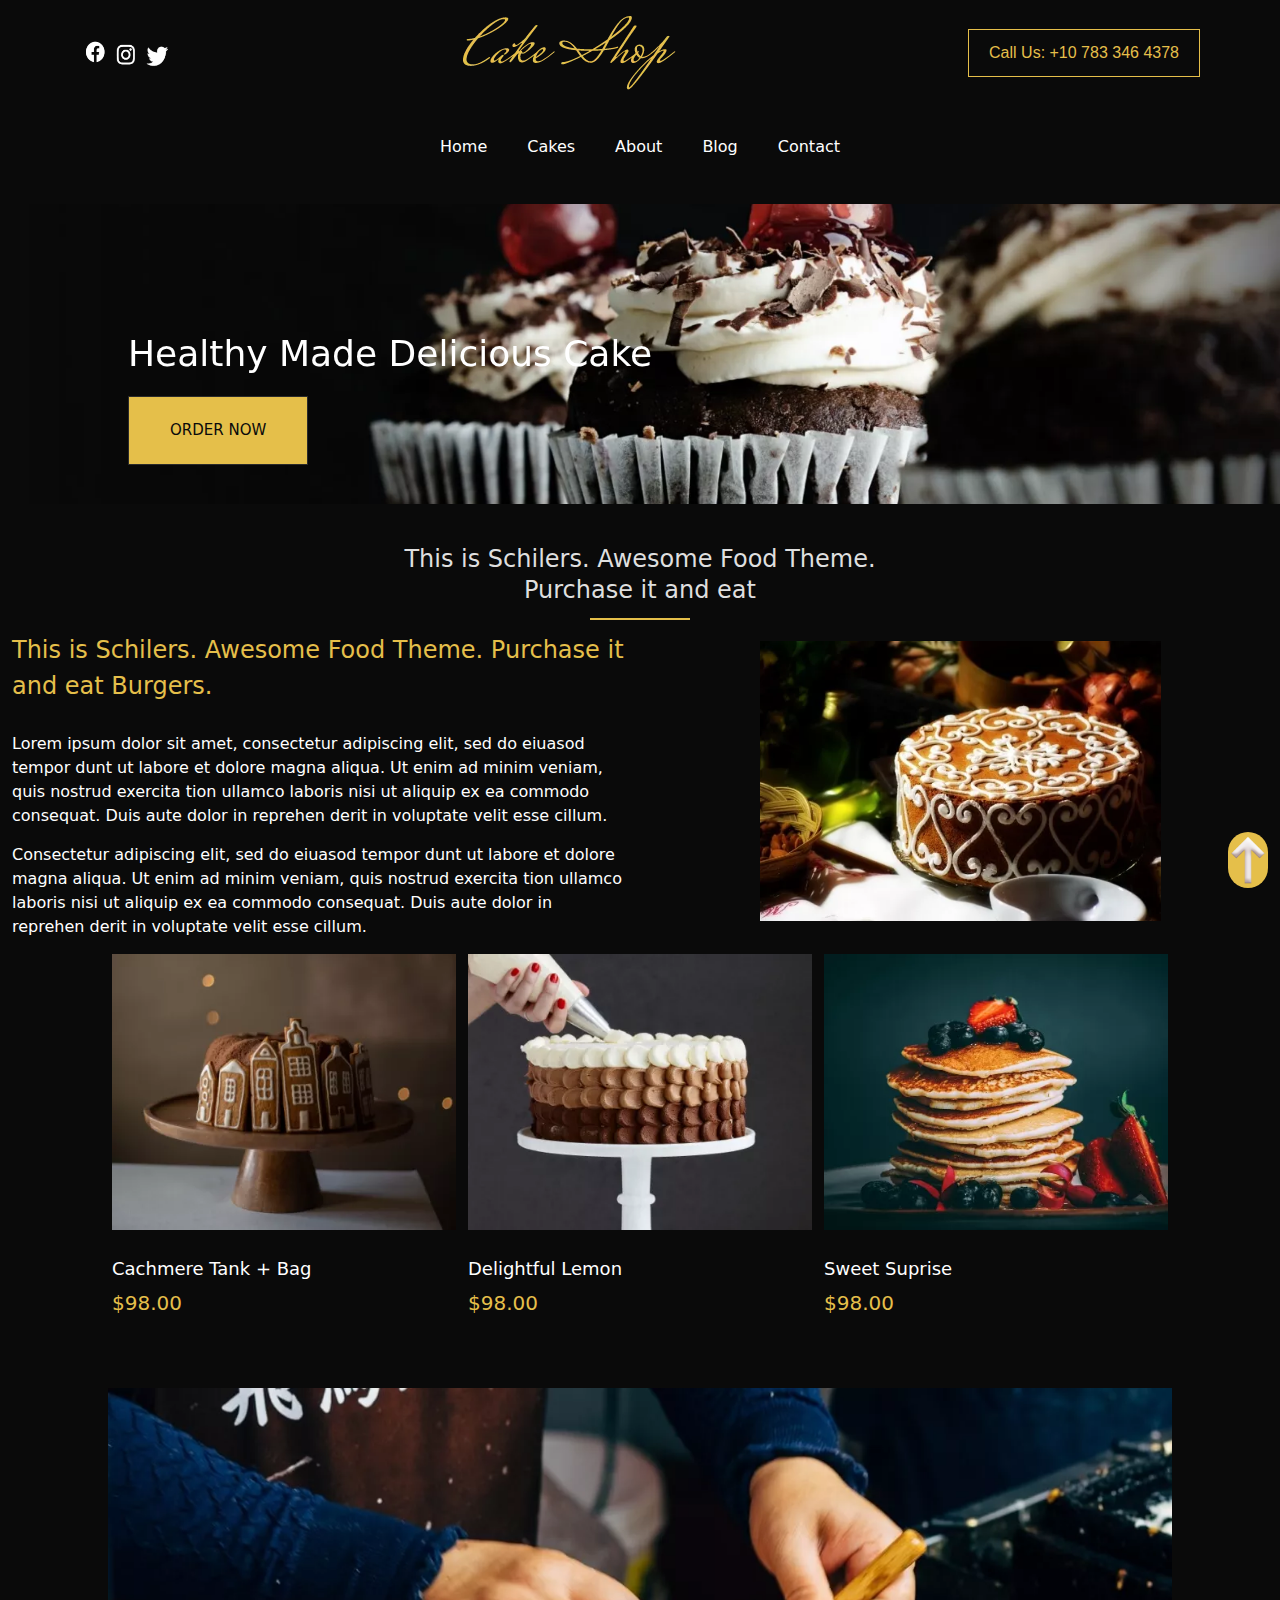
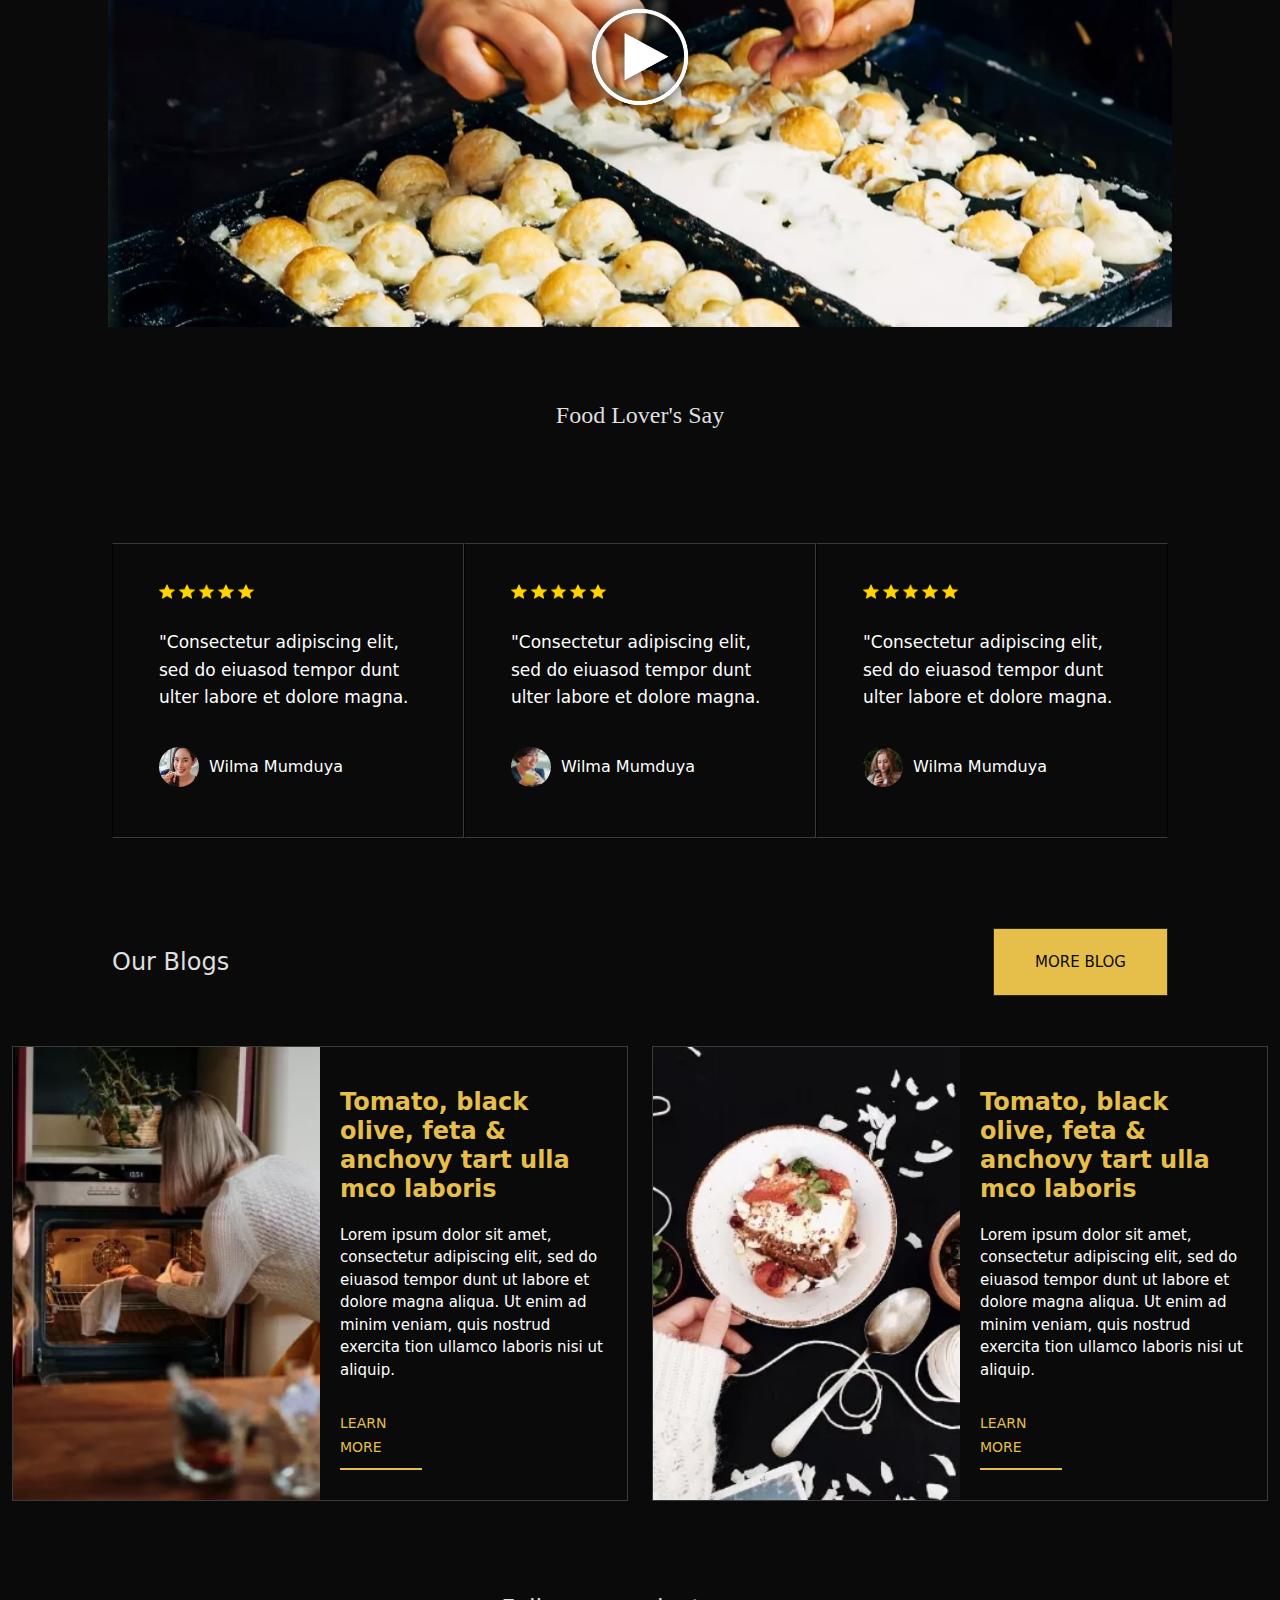
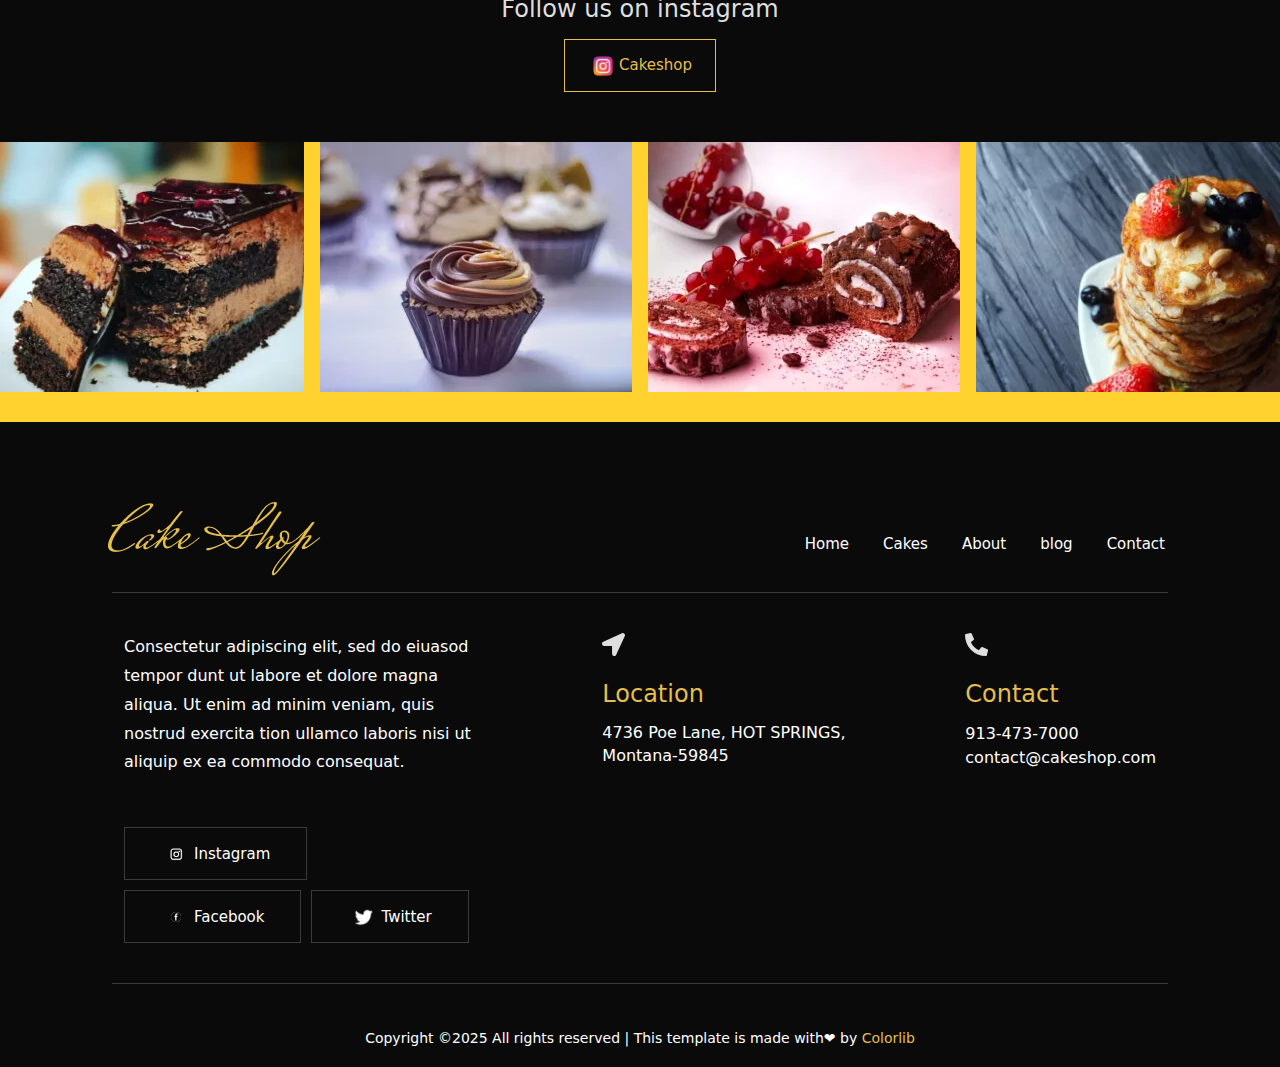
<file: tailwind4/index.html>
<!DOCTYPE html>
<html lang="en" dir="ltr">

<head>
    <meta charset="UTF-8">
    <meta name="viewport" content="width=device-width, initial-scale=1.0">
    <title>cakeshop</title>
    <link rel="stylesheet" href="src/output.css">
    <link rel="icon" href="assets/photo/home/logo.png.webp">
</head>
<!-- width:Mobile L-425px -->

<body class="bg-[#0a0a0a]">
    <header class="max-w-[1500px] mx-auto">
        <a href="#" class="fixed bottom-3 right-3 bg-[#E5BF4A] rounded-full z-[1]">
            <img src="assets/photo/home/4bfadeuna37a4ko7r32vkr9k8d.png" alt="direction" width="40px">
        </a>
        <div class="flex justify-between items-center px-20 as:pt-4">
            <div class="hidden as:flex items-center ">
                <img src="assets/photo/home/facebook.png" alt="facebook icon" width="30px" class="h-[24px] w-[30px]">
                <img src="assets/photo/home/instagram.png" alt="instagram logo" width="30px" class="h-[30px] w-[30px]">
                <img src="assets/photo/home/twiter.png" alt="twitter logo" width="30px" class="h-[30px] w-[30px]">
            </div>
            <div class="pt-[30px] pr-[4px] pb-[13px] pl-[12px] as:p-0">
                <img src="assets/photo/home/logo.png.webp" alt="logo" width="213px">
            </div>
            <a href="#"
                class="hidden as:flex text-[#E5BF4A] border border-[#E5BF4A] px-5 py-[11px] font-[Jost,sans-serif]">
                Call Us: +10 783 346 4378
            </a>
        </div>
        <nav class="flex justify-end p-[5px] bg-[#4c4c4c] as:hidden">
            <div class="bg-[#222] flex items-center p-[7px] px-[10px] rounded-[4px] gap-[5px] ">
                <button class="text-white bg-[#222222] ">
                    MENU
                </button>
                <img src="assets/photo/home/main-menu.png" alt="menu" width="18px" class="">
            </div>
        </nav>
        <nav>
            <ul class="hidden text-white as:flex gap-[40px] justify-center py-[45px]">
                <li><a href="index.html">Home</a></li>
                <li><a href="cakes.html">Cakes</a></li>
                <li><a href="about.html">About</a></li>
                <li><a href="blog.html">Blog</a></li>
                <li><a href="Contact.html">Contact</a></li>
            </ul>
        </nav>
    </header>
    <main>
        <div class="relative mb-[40px] as:max-w-[1500px] as:mx-auto">
            <img src="assets/photo/home/h1_hero1.jpg.webp" alt="cake" class="h-[300px] as:w-full object-cover"
                width="425px">
            <h2
                class=" text-white text-4xl leading-[1.2] absolute left-[12px] top-1/2 transform -translate-y-1/2 as:left-[10%]">
                Healthy Made Delicious Cake
            </h2>
            <a href="#"
                class="absolute left-[12px] top-[192px] text-[#0a0a0a] border border-[#2a2a2a] text-[15px] p-[22px] px-[41px] bg-[#E5BF4A] as:left-[10%]">ORDER
                NOW</a>
        </div>
        <div>
            <h2
                class="text-[24px] as:max-w-[530px] as:mx-auto text-[#DFDFDF] font-[Poiret One], cursive leading-[1.3] text-center mb-[12px] px-[12px]">
                This is Schilers. Awesome Food Theme. Purchase it and eat</h2>
            <div class="w-[100px] h-[2px] bg-[#E5BF4A] my-[12px] mx-auto"></div>
            <div class="as:grid-cols-2 as:grid as:items-center as:max-w-[1500px] as:mx-auto">
                <div>
                    <h2 class="text-[24px] text-[#E5BF4A] mb-[28px] px-[12px]">This is Schilers. Awesome Food Theme.
                        Purchase it and eat Burgers.</h2>
                    <p class="text-white font-light leading-[1.5] font-[Jost], sans-serif mb-[15px] px-[12px]">Lorem
                        ipsum
                        dolor
                        sit amet,
                        consectetur adipiscing elit, sed do eiuasod tempor dunt
                        ut labore et dolore
                        magna aliqua. Ut enim ad minim veniam, quis nostrud exercita tion ullamco laboris nisi ut
                        aliquip ex
                        ea
                        commodo consequat. Duis aute dolor in reprehen derit in voluptate velit esse cillum.</p>
                    <p class="text-white font-light leading-[1.5] font-[Jost], sans-serif mb-[15px] px-[12px]">
                        Consectetur
                        adipiscing elit, sed do eiuasod tempor dunt ut labore et dolore magna aliqua. Ut enim ad minim
                        veniam,
                        quis nostrud exercita tion ullamco laboris nisi ut aliquip ex ea commodo consequat. Duis aute
                        dolor
                        in
                        reprehen derit in voluptate velit esse cillum.</p>
                </div>
                <img src="assets/photo/home/about1.jpg.webp" alt="cake" class="mb-[25px] mx-auto" width="401px">
            </div>
        </div>
        <div class="as:flex as:px-28 as:gap-3 as:max-w-[1500px] as:mx-auto">
            <div class=" flex flex-col mb-[70px] max-w-[377px] mx-auto">
                <img src="assets/photo/home/items1.jpg.webp" alt="cake" class="mb-[25px]" width="377px">
                <a href="#" class="text-[18px] text-white mb-[6px]">Cachmere Tank + Bag</a>
                <span class="text-[#E5BF4A] font-light text-[20px]">$98.00</span>
            </div>
            <div class="hidden as:flex flex-col mb-[70px] max-w-[377px] mx-auto">
                <img src="assets/photo/home/items2.jpg.webp" alt="cake" class="mb-[25px]" width="377px">
                <a href="#" class="text-[18px] text-white mb-[6px]">Delightful Lemon</a>
                <span class="text-[#E5BF4A] font-light text-[20px]">$98.00</span>
            </div>
            <div class="hidden as:flex flex-col mb-[70px] max-w-[377px] mx-auto">
                <img src="assets/photo/home/items3.jpg.webp" alt="cake" class="mb-[25px]" width="377px">
                <a href="#" class="text-[18px] text-white mb-[6px]">Sweet Suprise</a>
                <span class="text-[#E5BF4A] font-light text-[20px]">$98.00</span>
            </div>
        </div>
        <div class="relative mb-[70px] px-[12px] as:max-w-[1500px] as:mx-auto">
            <img src="assets/photo/home/video-bg.jpg.webp" alt="video" width="401px" class="as:w-full as:px-24">
            <a href="https://www.youtube.com/watch?v=up68UAfH0d0"><img src="assets/photo/home/play.png"
                    alt="play button" width="140px"
                    class="absolute left-1/2 top-1/2 transform -translate-x-1/2 -translate-y-1/2"></a>
        </div>
        <h2 class="text-[24px] text-[#DFDFDF] font-[Poiret_One] text-center">Food Lover's Say</h2>
        <div
            class="grid grid-cols-1 mt-[80px] mb-[30px] as:grid-cols-3 as:items-end as:px-28 as:max-w-[1500px] as:mx-auto">
            <div class="border border-y-[#3b3b3b] p-[40px] px-[46px] pb-[25px] as:border-r-[#3b3b3b]">
                <ul class="flex gap-[4px] mb-[30px]">
                    <li><img src="assets/photo/home/star-symbol-icon.png" alt="rate" width="15.75px"></li>
                    <li><img src="assets/photo/home/star-symbol-icon.png" alt="rate" width="15.75px"></li>
                    <li><img src="assets/photo/home/star-symbol-icon.png" alt="rate" width="15.75px"></li>
                    <li><img src="assets/photo/home/star-symbol-icon.png" alt="rate" width="15.75px"></li>
                    <li><img src="assets/photo/home/star-symbol-icon.png" alt="rate" width="15.75px"></li>
                </ul>
                <p class="text-[17px] text-white leading-[1.6] font-light font-[Jost], sans-serif">"Consectetur
                    adipiscing elit, sed do eiuasod tempor dunt ulter labore et dolore magna.</p>
                <div class="mt-[36px] mb-[25px] flex items-center gap-[10px]">
                    <img src="assets/photo/home/customer1.png.webp" alt="avatar" width="40px">
                    <p class="text-white font-[Jost], sans-serif">Wilma Mumduya</p>
                </div>
            </div>
            <div class="border border-y-[#3b3b3b] p-[40px] px-[46px] pb-[25px] mt-[30px] as:border-r-[#3b3b3b]">
                <ul class="flex gap-[4px] mb-[30px]">
                    <li><img src="assets/photo/home/star-symbol-icon.png" alt="rate" width="15.75px"></li>
                    <li><img src="assets/photo/home/star-symbol-icon.png" alt="rate" width="15.75px"></li>
                    <li><img src="assets/photo/home/star-symbol-icon.png" alt="rate" width="15.75px"></li>
                    <li><img src="assets/photo/home/star-symbol-icon.png" alt="rate" width="15.75px"></li>
                    <li><img src="assets/photo/home/star-symbol-icon.png" alt="rate" width="15.75px"></li>
                </ul>
                <p class="text-[17px] text-white leading-[1.6] font-light font-[Jost], sans-serif">"Consectetur
                    adipiscing elit, sed do eiuasod tempor dunt ulter labore et dolore magna.</p>
                <div class="mt-[36px] mb-[25px] flex items-center gap-[10px]">
                    <img src="assets/photo/home/customer2.png.webp" alt="avatar" width="40px">
                    <p class="text-white font-[Jost], sans-serif">Wilma Mumduya</p>
                </div>
            </div>
            <div class="border border-y-[#3b3b3b] p-[40px] px-[46px] pb-[25px] mt-[30px]">
                <ul class="flex gap-[4px] mb-[30px]">
                    <li><img src="assets/photo/home/star-symbol-icon.png" alt="rate" width="15.75px"></li>
                    <li><img src="assets/photo/home/star-symbol-icon.png" alt="rate" width="15.75px"></li>
                    <li><img src="assets/photo/home/star-symbol-icon.png" alt="rate" width="15.75px"></li>
                    <li><img src="assets/photo/home/star-symbol-icon.png" alt="rate" width="15.75px"></li>
                    <li><img src="assets/photo/home/star-symbol-icon.png" alt="rate" width="15.75px"></li>
                </ul>
                <p class="text-[17px] text-white leading-[1.6] font-light font-[Jost], sans-serif">"Consectetur
                    adipiscing elit, sed do eiuasod tempor dunt ulter labore et dolore magna.</p>
                <div class="mt-[36px] mb-[25px] flex items-center gap-[10px]">
                    <img src="assets/photo/home/customer3.png.webp" alt="avatar" width="40px">
                    <p class="text-white font-[Jost], sans-serif">Wilma Mumduya</p>
                </div>
            </div>
        </div>
        <div
            class="flex justify-between items-center px-[12px] mb-[50px] mt-[90px] as:px-28 as:max-w-[1500px] as:mx-auto">
            <h2 class="text-[24px] text-[#DFDFDF] font-[Poiret_One], cursive">Our Blogs</h2>
            <a href="#" class="bg-[#E5BF4A] border border-[#2A2A2A] text-[#0A0A0A] text-[15px] p-[22px] px-[41px]">MORE
                BLOG</a>
        </div>
        <div class="as:flex as:max-w-[1500px] as:mx-auto">
            <div class="border border-[rgba(255,255,255,0.2)] mx-[12px] as:grid-cols-2 as:grid">
                <img src="assets/photo/home/blog1.jpg.webp" alt="cooking" width="415px" class="as:h-full object-cover">
                <div class="p-[41px] px-[20px] ">
                    <h3 class="text-[#E5BF4A] text-[24px] leading-[1.2] mb-[20px] font-bold font-[Poiret_One], cursive">
                        Tomato, black olive, feta & anchovy tart ulla mco laboris</h3>
                    <p class="text-[15px] leading-[1.5] text-white mb-[30px] font-light font-[Jost], sans-serif">Lorem
                        ipsum
                        dolor sit amet, consectetur adipiscing elit, sed do eiuasod tempor dunt ut
                        labore
                        et dolore magna aliqua. Ut enim ad minim veniam, quis nostrud exercita tion ullamco laboris nisi
                        ut
                        aliquip.</p>
                    <div class="relative w-[82px]">
                        <a href="https://preview.colorlib.com/theme/cakeshop/blog_details.html"
                            class="text-[#E5BF4A] font-light text-[14px]">LEARN MORE</a>
                        <span class="w-full h-[2px] bg-[#E5BF4A] inline-block absolute left-0 bottom-[-11px]"></span>
                    </div>
                </div>
            </div>
            <div class="border border-[rgba(255,255,255,0.2)] mx-[12px] as:grid-cols-2 as:grid">
                <img src="assets/photo/home/blog2.jpg.webp" alt="cooking" width="415px" class="as:h-full  object-cover">
                <div class="p-[41px] px-[20px] ">
                    <h3 class="text-[#E5BF4A] text-[24px] leading-[1.2] mb-[20px] font-bold font-[Poiret_One], cursive">
                        Tomato, black olive, feta & anchovy tart ulla mco laboris</h3>
                    <p class="text-[15px] leading-[1.5] text-white mb-[30px] font-light font-[Jost], sans-serif">Lorem
                        ipsum
                        dolor sit amet, consectetur adipiscing elit, sed do eiuasod tempor dunt ut
                        labore
                        et dolore magna aliqua. Ut enim ad minim veniam, quis nostrud exercita tion ullamco laboris nisi
                        ut
                        aliquip.</p>
                    <div class="relative w-[82px]">
                        <a href="https://preview.colorlib.com/theme/cakeshop/blog_details.html"
                            class="text-[#E5BF4A] font-light text-[14px]">LEARN MORE</a>
                        <span class="w-full h-[2px] bg-[#E5BF4A] inline-block absolute left-0 bottom-[-11px]"></span>
                    </div>
                </div>
            </div>
        </div>
        <div class="mt-[90px] as:max-w-[1500px] as:mx-auto">
            <h2 class="text-[24px] text-[#DFDFDF] font-[Poiret_One], cursive mb-[12px] text-center">Follow us on
                instagram</h2>
            <div
                class="flex p-[14px] pr-[36px] pb-[13px] pl-[39px] gap-[4px] border border-[#E5BF4A] max-w-[152px] mx-auto justify-center mb-[50px]">
                <img src="assets/photo/home/—Pngtree—instagram icon instagram logo_3584852.png" alt="instagram"
                    width="24px">
                <a href="#" class="text-[#E5BF4A] text-[15px]">Cakeshop</a>
            </div>
            <div class="as:flex as:px- gap-4 as:bg-amber-300  as:mx-auto as:justify-center ">
                <img src="assets/photo/home/instra2.jpg.webp" alt="cake3" width="401px" class="mx-auto mb-[30px]">
                <img src="assets/photo/home/instra3.jpg.webp" alt="cake4" width="401px" class="mx-auto mb-[30px]">
                <img src="assets/photo/home/instra4.jpg.webp" alt="cake5" width="401px" class="mx-auto mb-[30px]">
                <img src="assets/photo/home/instra1.jpg.webp" alt="cake2" width="401px" class="mx-auto mb-[30px]">
            </div>
        </div>
    </main>
    <footer class="max-w-[1500px] mx-auto">
        <div class="as:flex as:items-end as:justify-between as:px-24">
            <div class="mt-[80px] px-[12px]">
                <img src="assets/photo/home/logo.png.webp" alt="logo" width="213px">
            </div>
            <nav>
                <ul class="flex mb-[20px] px-[12px] as:gap-5">
                    <li><a href="#" class="p-[8px] px-[7px] font-[Jost], sans-serif text-white text-[15px]">Home</a>
                    </li>
                    <li><a href="#" class="p-[8px] px-[7px] font-[Jost], sans-serif text-white text-[15px]">Cakes</a>
                    </li>
                    <li><a href="#" class="p-[8px] px-[7px] font-[Jost], sans-serif text-white text-[15px]">About</a>
                    </li>
                    <li><a href="#" class="p-[8px] px-[7px] font-[Jost], sans-serif text-white text-[15px]">blog</a>
                    </li>
                    <li><a href="#" class="p-[8px] px-[7px] font-[Jost], sans-serif text-white text-[15px]">Contact</a>
                    </li>
                </ul>
            </nav>
        </div>
        <div
            class="grid grid-cols-1 gap-[50px] py-[40px] border-t border-b border-[rgba(255,255,255,0.2)] px-[12px] as:mx-28 as:mt-4 as:flex as:gap-28 ">
            <div>
                <p class="text-white mb-[21px] leading-[1.8] as:max-w-[547px]">Consectetur adipiscing elit, sed do
                    eiuasod tempor dunt ut
                    labore et dolore magna aliqua.
                    Ut enim ad
                    minim veniam, quis nostrud exercita tion ullamco laboris nisi ut aliquip ex ea commodo consequat.
                </p>
                <div class="flex flex-wrap mt-[50px] gap-[10px] ">
                    <div
                        class="p-[14px] pr-[36px] pb-[13px] pl-[39px] border border-[rgba(255,255,255,0.2)] flex items-center">
                        <img src="assets/photo/home/—Pngtree—white instagram icon png instagram_3562066.png"
                            alt="white instagram" width="24px">
                        <a href="#" class="text-white text-[15px] ml-1.5">Instagram</a>
                    </div>
                    <div
                        class="p-[14px] pr-[36px] pb-[13px] pl-[39px] border border-[rgba(255,255,255,0.2)] flex items-center">
                        <img src="assets/photo/home/white facebook.png" alt="white facebook" width="24px">
                        <a href="#" class="text-white text-[15px] ml-1.5">Facebook</a>
                    </div>
                    <div
                        class="p-[14px] pr-[36px] pb-[13px] pl-[39px] border border-[rgba(255,255,255,0.2)] flex items-center">
                        <img src="assets/photo/home/logo-twitter-blanc-png.png" alt="white twitter" width="24px">
                        <a href="#" class="text-white text-[15px] ml-1.5">Twitter</a>
                    </div>
                </div>
            </div>
            <div>
                <img src="assets/photo/home/location.svg" alt="location" width="23px" class="mb-[20px]">
                <h4 class="text-[#E5BF4A] text-[24px] mb-[10px] font-[Poiret_One], cursive">Location</h4>
                <p class="text-white leading-[1.4]">4736 Poe Lane, HOT SPRINGS, Montana-59845</p>
            </div>
            <div>
                <img src="assets/photo/home/phone.svg" alt="phone" width="23px" class="mb-[20px]">
                <h4 class="text-[#E5BF4A] text-[24px] mb-[10px] font-[Poiret_One], cursive">Contact</h4>
                <a href="#" class="text-white font-light">913-473-7000</a>
                <p class="text-white">contact@cakeshop.com</p>
            </div>
        </div>
        <div class="pt-[40px] px-[12px]">
            <p class="mb-[15px] text-white text-[14px] leading-[2] font-[Jost], sans-serif text-center">Copyright ©2025
                All rights reserved | This template is made with<span>&#10084;</span> by<a href="https://colorlib.com/"
                    class="text-[#E5BF4A]"> Colorlib</a></p>
        </div>
    </footer>
</body>

</html>
</file>
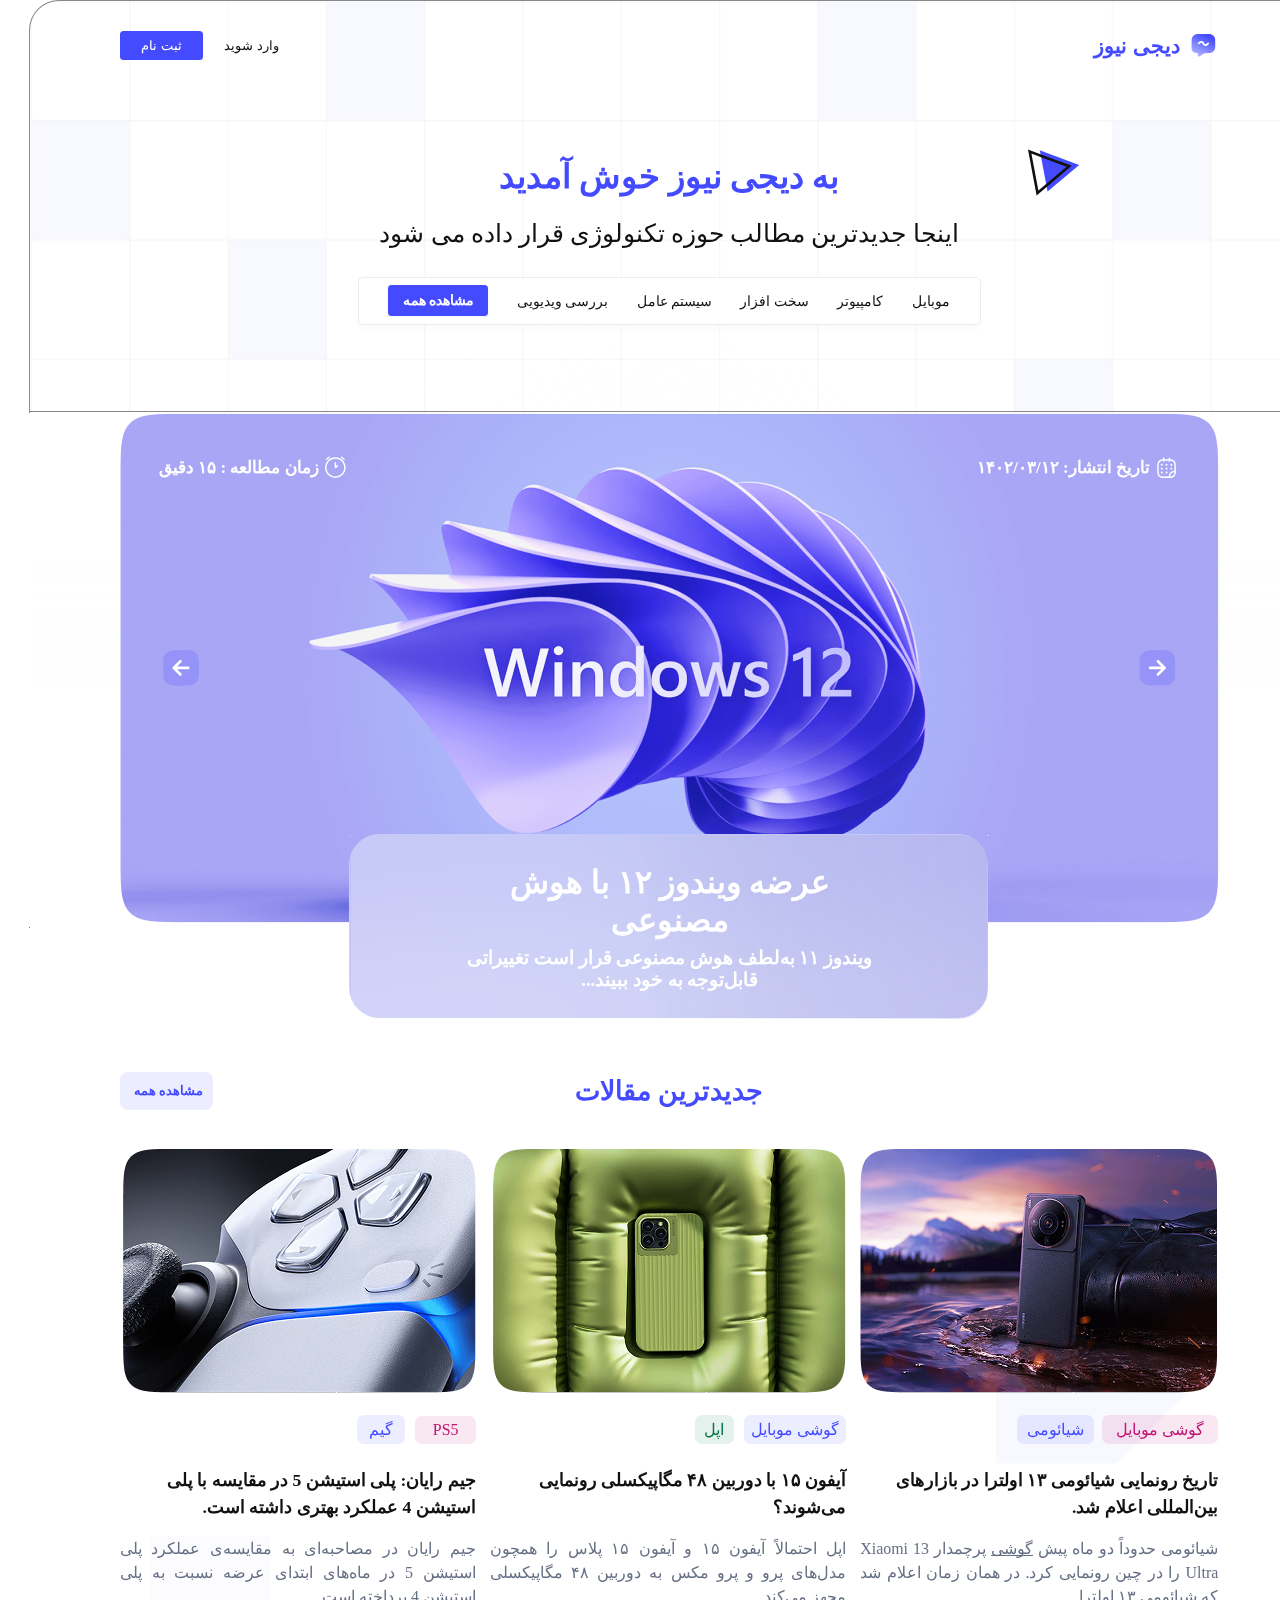
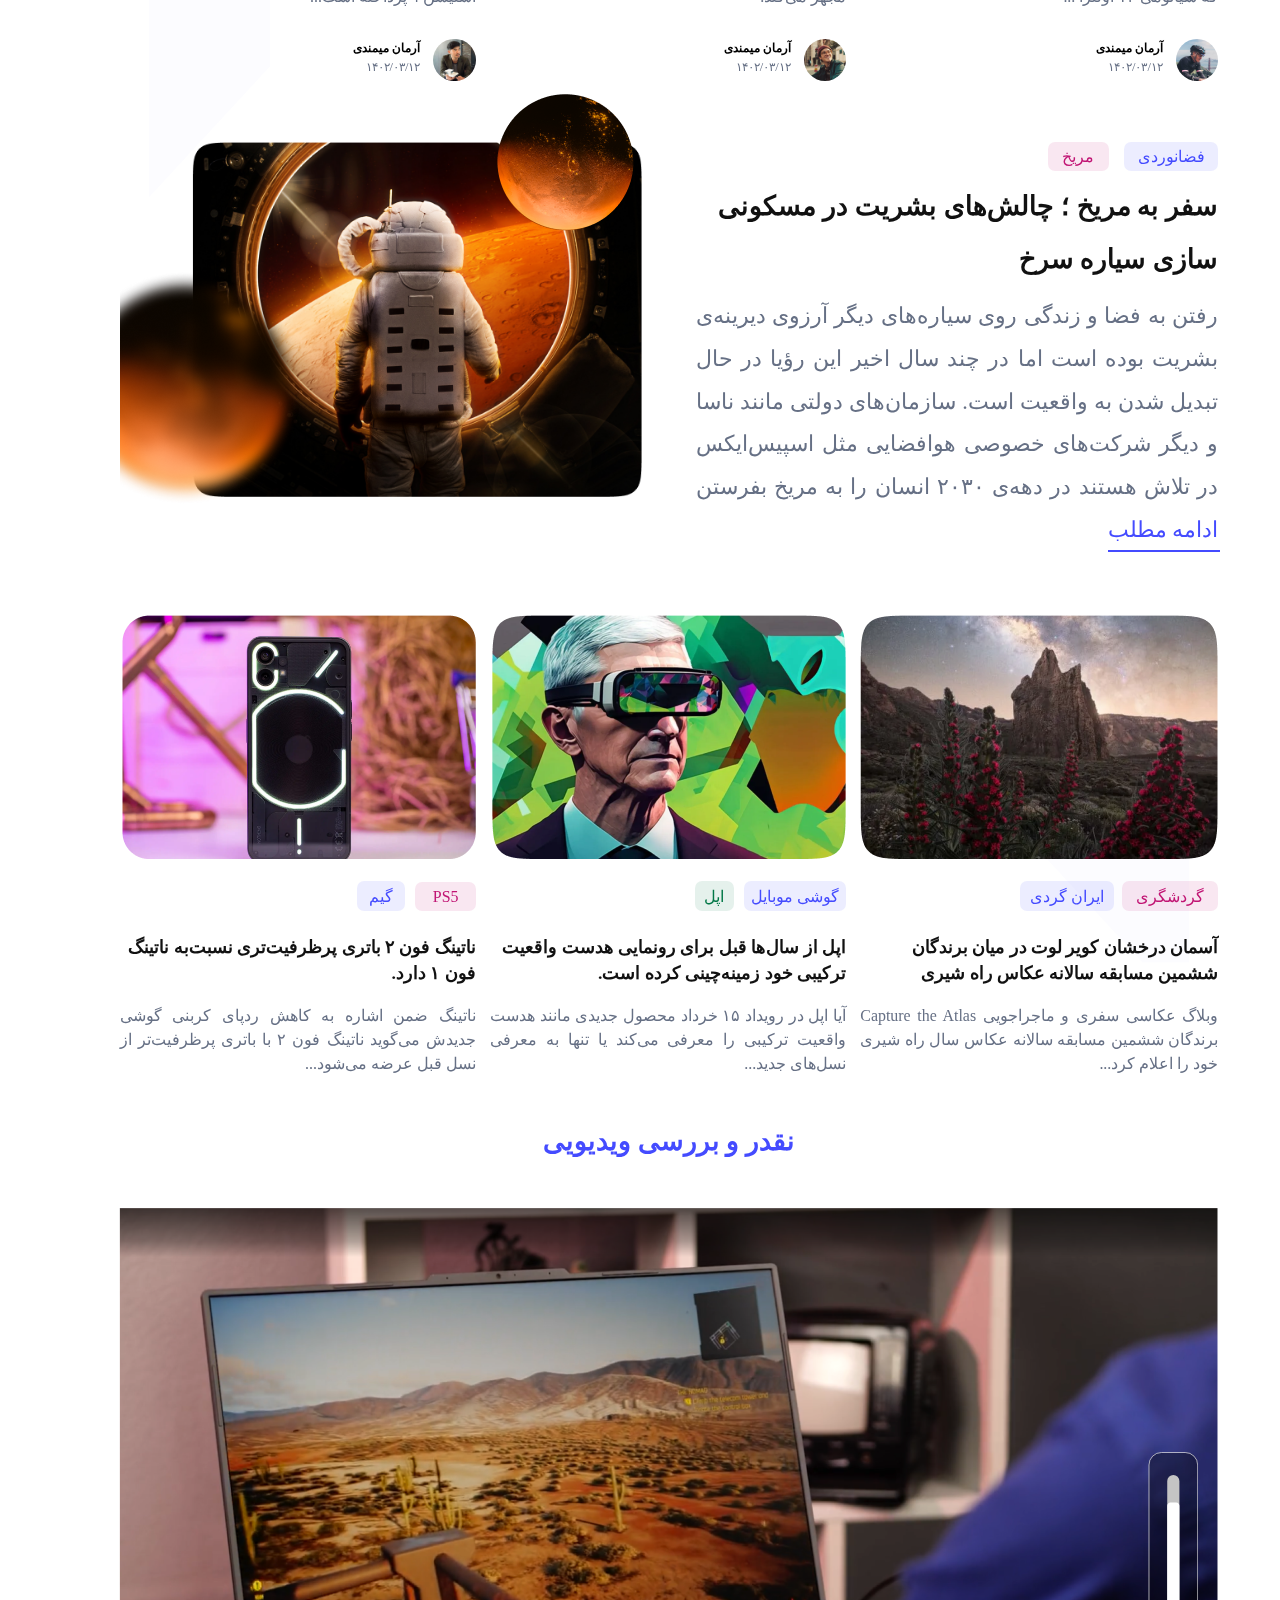
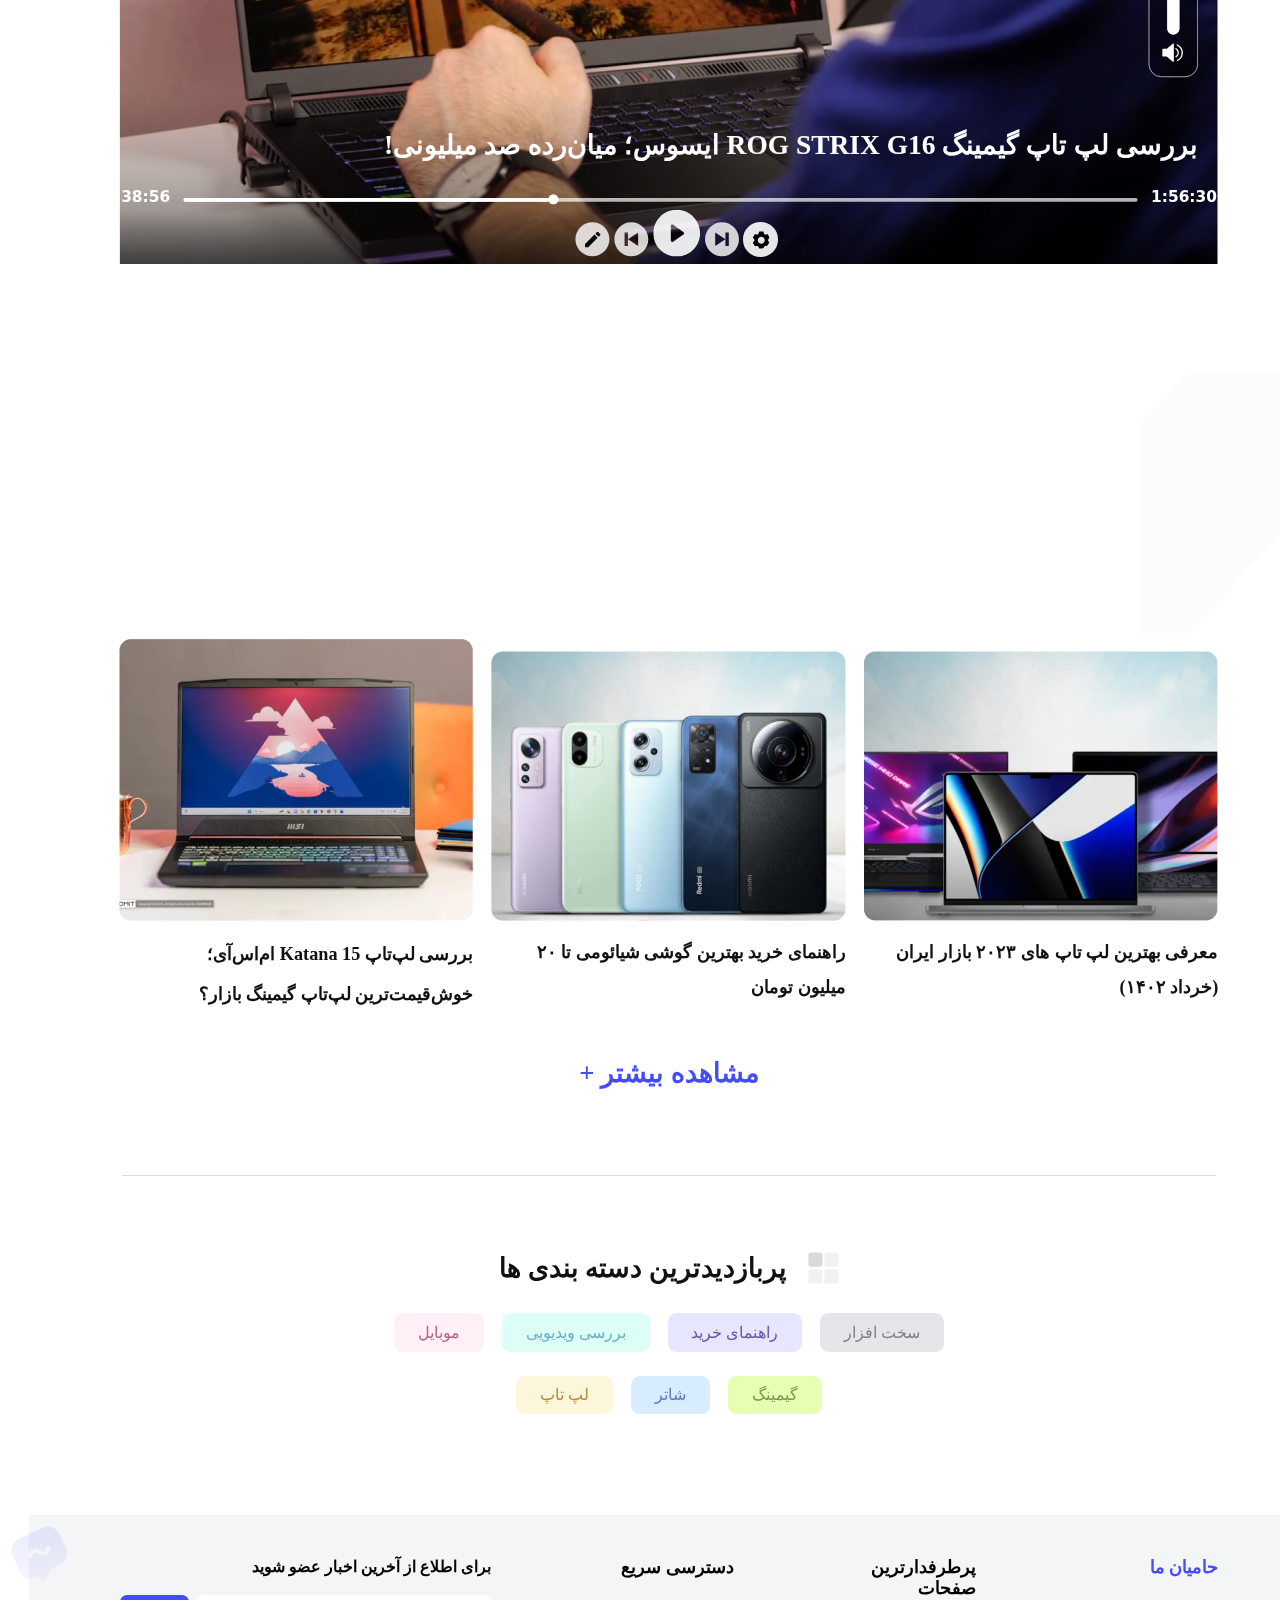
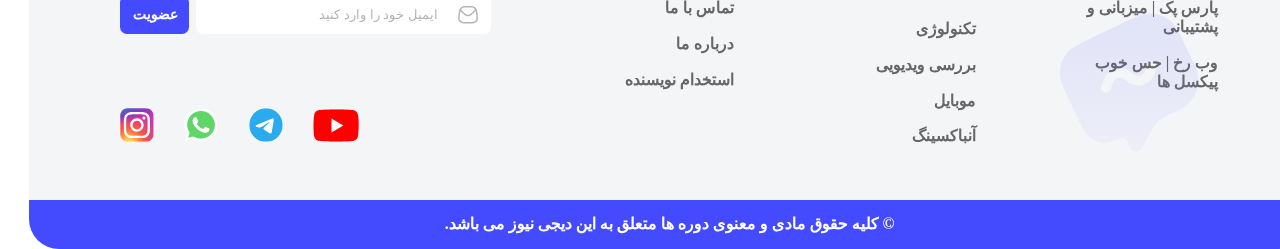
<file: دیجی نیوز sass/index.html>
<!DOCTYPE html>
<html lang="fa-IR" dir="rtl">

<head>
    <meta charset="UTF-8">
    <meta name="viewport" content="width=device-width, initial-scale=1.0">
    <title>دیجی نیوز</title>
    <link rel="stylesheet" href="scss/main.css">
    <link rel="icon" href="assets/icons/Message 8.svg">
</head>

<body>
    <header>
        <div class="header container">
            <div class="logo">
                <img src="assets/icons/Message 8.svg" alt="logo">
                <h1 class="h1-1">دیجی نیوز</h1>
            </div>
            <div class="login">
                <button>وارد شوید</button>
                <button>ثبت نام</button>
            </div>
        </div>
        <div class="header2">
            <div class="gradient"></div>
            <img class="img1" src="assets/icons/mem_st_fill_triangle2.svg" alt="icon">
            <h2 class="h2">به دیجی نیوز خوش آمدید</h2>
            <h3 class="h3">اینجا جدیدترین مطالب حوزه تکنولوژی قرار داده می شود</h3>
        </div>
        <nav>
            <ul class="ul">
                <li><a href="#">موبایل</a></li>
                <li><a href="#">کامپیوتر</a></li>
                <li><a href="#">سخت افزار</a></li>
                <li><a href="#">سیستم عامل</a></li>
                <li><a href="#">بررسی ویدیویی</a></li>
                <li><a href="#">مشاهده همه</a></li>
            </ul>
        </nav>
    </header>
    <main>
        <section>
            <div class="windows">
                <img src="assets/images/f6a9da152043293 2.png" alt="windows 12" class="windows-12">
                <div class="windows-text">
                    <div class="windows-text-right">
                        <img src="assets/icons/Calender 2.svg" alt="Calender">
                        <span>تاریخ انتشار: ۱۴۰۲/۰۳/۱۲</span>
                    </div>
                    <div class="windows-text-left">
                        <img src="assets/icons/Time Circle 2.svg" alt="Time Circle">
                        <span>زمان مطالعه : ۱۵ دقیق</span>
                    </div>
                </div>
                <div class="felesh">
                    <img src="assets/icons/Group 48095777.svg" alt="felesh">
                    <img src="assets/icons/Group 48095778.svg" alt="felesh">
                </div>
                <div class="windows-bottom">
                    <h2 class="h2-2">عرضه ویندوز ۱۲ با هوش مصنوعی</h2>
                    <h3 class="h3-2">ویندوز ۱۱ به‌لطف هوش مصنوعی قرار است تغییراتی قابل‌توجه به خود ببیند...</h3>
                </div>
            </div>
        </section>
        <section>
            <div class="maghale container">
                <h4 class="h4">جدیدترین مقالات</h4>
                <a href="#">مشاهده همه</a>
            </div>
            <div class="maghale-aks container">
                <div class="maghale-grid">
                    <div class="maghale-1">
                        <img src="assets/images/ee0e41160118705 1.png" alt="xiaomi">
                        <div>
                            <a href="#">گوشی موبایل</a>
                            <a href="#">شیائومی</a>
                        </div>
                        <h4 class="h4-2">تاریخ رونمایی شیائومی ۱۳ اولترا در بازارهای <br>بین‌المللی اعلام شد.</h4>
                        <p class="p">شیائومی حدوداً دو ماه پیش <a
                                href="https://www.zoomit.ir/product/list/mobile/">گوشی</a> پرچمدار Xiaomi 13 Ultra را در
                            چین
                            رونمایی کرد. در
                            همان زمان
                            اعلام شد که شیائومی ۱۳ اولترا ...</p>
                        <div class="profile">
                            <img src="assets/images/0bce8492ac9cd971eb668d400ee8ff55.png" alt="profile">
                            <div>
                                <span>آرمان میمندی</span>
                                <span>۱۴۰۲/۰۳/۱۲</span>
                            </div>
                        </div>
                    </div>
                    <div class="maghale-1">
                        <img src="assets/images/Screenshot 1402-03-12 at 23.11 1.png" alt="iphone">
                        <div>
                            <a href="#">گوشی موبایل</a>
                            <a href="#">اپل</a>
                        </div>
                        <h4 class="h4-2">آیفون ۱۵ با دوربین ۴۸ مگاپیکسلی رونمایی<br> می‌شوند؟</h4>
                        <p class="p">اپل احتمالاً آیفون ۱۵ و آیفون ۱۵ پلاس را همچون مدل‌های پرو و پرو مکس به دوربین ۴۸
                            مگاپیکسلی
                            مجهز می‌کند.</p>
                        <div class="profile">
                            <img src="assets/images/d91a8c233229523667cdc4a785561520.png" alt="profile">
                            <div>
                                <span>آرمان میمندی</span>
                                <span>۱۴۰۲/۰۳/۱۲</span>
                            </div>
                        </div>
                    </div>
                    <div class="maghale-1">
                        <img src="assets/images/7509ca169940155 1.png" alt="ps5">
                        <div>
                            <a href="#">PS5</a>
                            <a href="#">گیم</a>
                        </div>
                        <h4 class="h4-2">جیم رایان: پلی استیشن 5 در مقایسه با پلی<br> استیشن 4 عملکرد بهتری داشته است.
                        </h4>
                        <p class="p">جیم رایان در مصاحبه‌ای به مقایسه‌ی عملکرد پلی استیشن 5 در ماه‌های ابتدای عرضه نسبت
                            به پلی
                            استیشن 4 پرداخته است...</p>
                        <div class="profile">
                            <img src="assets/images/3f97b55b8691134f55142949dcc75229.png" alt="profile">
                            <div><span>آرمان میمندی</span>
                                <span>۱۴۰۲/۰۳/۱۲</span>
                            </div>
                        </div>
                    </div>
                </div>
                <img src="assets/images/square stretch2.png" alt="square" class="square">
                <img src="assets/images/Vector.png" alt="square" class="square2 del">
            </div>
        </section>
        <article>
            <div class="faza container">
                <div class="faza-article">
                    <div class="faza-link">
                        <a href="#">فضانوردی</a>
                        <a href="#">مریخ</a>
                    </div>
                    <h4 class="sayare">سفر به مریخ ؛ چالش‌های بشریت در مسکونی ‌سازی سیاره سرخ</h4>
                    <p>رفتن به فضا و زندگی روی سیاره‌های دیگر آرزوی دیرینه‌ی بشریت بوده است اما در چند سال اخیر این رؤیا
                        در حال تبدیل شدن به واقعیت است. سازمان‌های دولتی مانند ناسا و دیگر شرکت‌های خصوصی هوافضایی مثل
                        اسپیس‌ایکس در تلاش هستند در دهه‌ی ۲۰۳۰ انسان را به مریخ بفرستن <a href="#">ادامه مطلب </a></p>
                </div>
                <div class="faza-pic">
                    <img src="assets/images/df765a158170423 1.png" alt="space" width="450px">
                    <img src="assets/images/MArs 1.png" alt="Mars">
                    <img src="assets/images/MArs 2.png" alt="Mars">
                </div>
            </div>
        </article>
        <section>
            <div class="maghale-aks container">
                <div class="maghale-grid">
                    <div class="maghale-1">
                        <img src="assets/images/the-cathedral-light-show-roksolyana-hilevych-588x800-64780969571ccb0586e9e734 1.png"
                            alt="the-cathedral-light-show-roksolyana-hilevych">
                        <div>
                            <a href="#">گردشگری</a>
                            <a href="#">ایران گردی</a>
                        </div>
                        <h4 class="h4-2">آسمان درخشان کویر لوت در میان برندگان ششمین مسابقه سالانه عکاس راه شیری</h4>
                        <p class="p">وبلاگ عکاسی سفری و ماجراجویی Capture the Atlas برندگان ششمین مسابقه سالانه عکاس سال
                            راه شیری خود را اعلام کرد...</p>

                    </div>
                    <div class="maghale-1">
                        <img src="assets/images/tim-cook-vr-heasdset-1-6476fa48571ccb0586e9e280 1.png"
                            alt="tim-cook-vr-heasdset-1">
                        <div>
                            <a href="#">گوشی موبایل</a>
                            <a href="#">اپل</a>
                        </div>
                        <h4 class="h4-2">اپل از سال‌ها قبل برای رونمایی هدست واقعیت ترکیبی خود زمینه‌چینی کرده است.</h4>
                        <p class="p">آیا اپل در رویداد ۱۵ خرداد محصول جدیدی مانند هدست واقعیت ترکیبی را معرفی می‌کند یا
                            تنها به معرفی نسل‌های جدید...</p>

                    </div>
                    <div class="maghale-1">
                        <img src="assets/images/2022-8-nothing-phone-1-back-2-638bb8557d184f0735aa0b95 1.png"
                            alt="2022-8-nothing-phone-1-b">
                        <div>
                            <a href="#">PS5</a>
                            <a href="#">گیم</a>
                        </div>
                        <h4 class="h4-2">ناتینگ فون ۲ باتری پرظرفیت‌تری نسبت‌به ناتینگ فون ۱ دارد.</h4>
                        <p class="p">ناتینگ ضمن اشاره به کاهش ردپای کربنی گوشی جدیدش می‌گوید ناتینگ فون ۲ با باتری
                            پرظرفیت‌تر از نسل قبل عرضه می‌شود...</p>
                    </div>
                </div>
                <img src="assets/images/Vector (1).png" alt="square" class="square2 del">
            </div>
        </section>
        <section>
            <h4 class="h4-3">نقدر و بررسی ویدیویی</h4>
            <div class="video container">
                <img src="assets/images/Screenshot 1402-03-13 at 11.07 1.png" alt="asus laptop">
                <div class="volume">
                    <img src="assets/icons/Rectangle 2.svg" alt="volume">
                    <img src="assets/icons/Rectangle 3.svg" alt="volume">
                    <img src="assets/icons/Rectangle 4.svg" alt="volume">
                    <img src="assets/icons/clarity_volume-up-solid.svg" alt="volume">
                </div>
                <h4 class="h4-4">بررسی لپ تاپ گیمینگ ROG STRIX G16 ایسوس؛ میان‌رده صد میلیونی!</h4>
                <div class="bar">
                    <span>1:56:30</span>
                    <div class="playback-tape">
                        <img src="assets/icons/Line 1.svg" alt="bar">
                        <img src="assets/icons/Line 2.svg" alt="bar">
                        <img src="assets/icons/Ellipse 2.svg" alt="bar">
                    </div>
                    <span>38:56</span>
                </div>
                <img src="assets/icons/setting.svg" alt="dokme" class="dokme">
                <img src="assets/icons/Vector.svg" alt="dokme" class="dokme">
                <img src="assets/icons/bi_play-circle-fill.svg" alt="dokme" class="dokme">
                <img src="assets/icons/Vectorleft.svg" alt="dokme" class="dokme">
                <img src="assets/icons/Group 2.svg" alt="dokme" class="dokme">
            </div>
            <img src="assets/icons/Vector (4).svg" alt="img" class="del">

        </section>
        <section>
            <div class="Laptop-buying-guide container">
                <div>
                    <img src="assets/images/best-laptops-2022-buying-guide-63b034fce73a00a3a21430d2 2.png" alt="Laptop">
                    <h4 class="h4-5">معرفی بهترین لپ تاپ های ۲۰۲۳ بازار ایران (خرداد ۱۴۰۲)</h4>
                </div>
                <div>
                    <img src="assets/images/2022-10-best-xiaomi-phone-cover-638bb5a51d67bb742b229260 1.png"
                        alt="laptop">
                    <h4 class="h4-5">راهنمای خرید بهترین گوشی شیائومی تا ۲۰ میلیون تومان</h4>
                </div>
                <div>
                    <img src="assets/images/msi-katana-15-display-64746890e3555704d4026cd6 1.png" alt="laptop">
                    <h4 class="h4-5">بررسی لپ‌تاپ Katana 15 ام‌اس‌آی؛ خوش‌قیمت‌ترین لپ‌تاپ گیمینگ بازار؟</h4>
                </div>
            </div>
            <div class="laptop-link">
                <a href="#">مشاهده بیشتر +</a>
            </div>
        </section>
        <section>
            <div class="most-visited container">
                <div class="most-visited-container">
                    <img src="assets/icons/Group 48095814.svg" alt="square">
                    <h4 class="h4-6">پربازدیدترین دسته بندی ها</h4>
                </div>
                <div class="category-link">
                    <ul>
                        <li><a href="#">سخت افزار</a></li>
                        <li><a href="#">راهنمای خرید</a></li>
                        <li><a href="#">بررسی ویدیویی</a></li>
                        <li><a href="#">موبایل</a></li>
                        <li><a href="#">گیمینگ</a></li>
                        <li><a href="#">شاتر</a></li>
                        <li><a href="#">لپ تاپ</a></li>
                    </ul>
                </div>
            </div>
        </section>
    </main>
    <footer>
        <div class="footer-background">
            <div class="footer container">
                <div class="footer-column1">
                    <span>
                        حامیان ما
                    </span>
                    <h5 class="h5-2">پارس پک | میزبانی و پشتیبانی</h5>
                    <h5 class="h5-2">وب رخ | حس خوب پیکسل ها</h5>
                </div>
                <div class="footer-column2">
                    <span>پرطرفدارترین صفحات</span>
                    <ul>
                        <li><a href="#">تکنولوژی</a></li>
                        <li><a href="#">بررسی ویدیویی</a></li>
                        <li><a href="#">موبایل</a></li>
                        <li><a href="#">آنباکسینگ</a></li>
                    </ul>
                </div>
                <div class="footer-column3">
                    <span>دسترسی سریع</span>
                    <ul>
                        <li><a href="#">تماس با ما</a></li>
                        <li><a href="#">درباره ما</a></li>
                        <li><a href="#">استخدام نویسنده</a></li>
                    </ul>
                </div>
                <div class="footer-column4">
                    <span>برای اطلاع از آخرین اخبار عضو شوید </span>
                    <div class="membership-flex">
                        <div class="membership-input">
                            <img src="assets/icons/Message 36.svg" alt="icon">
                            <input type="search" placeholder="ایمیل خود را وارد کنید">
                        </div>
                        <a href="#">عضویت</a>
                    </div>
                    <div class="social">
                        <a href="#"><img src="assets/icons/logos_youtube-icon.svg" alt="youtube"></a>
                        <a href="#"><img src="assets/icons/logos_telegram.svg" alt="telegram"></a>
                        <a href="#"><img src="assets/icons/logos_whatsapp-icon.svg" alt="whatsapp"></a>
                        <a href="#"><img src="assets/icons/skill-icons_instagram.svg" alt="instagram"></a>
                    </div>
                </div>
                <img class="pic1" src="assets/icons/Message 9.svg" alt="picture">
                <img class="pic2" src="assets/icons/Message 8-2.svg" alt="picture">
            </div>
        </div>
        <div class="footer-bottom">
            <h6 class="h6">© کلیه حقوق مادی و معنوی دوره ها متعلق به این دیجی نیوز می باشد.</h6>
        </div>
    </footer>
</body>

</html>
</file>
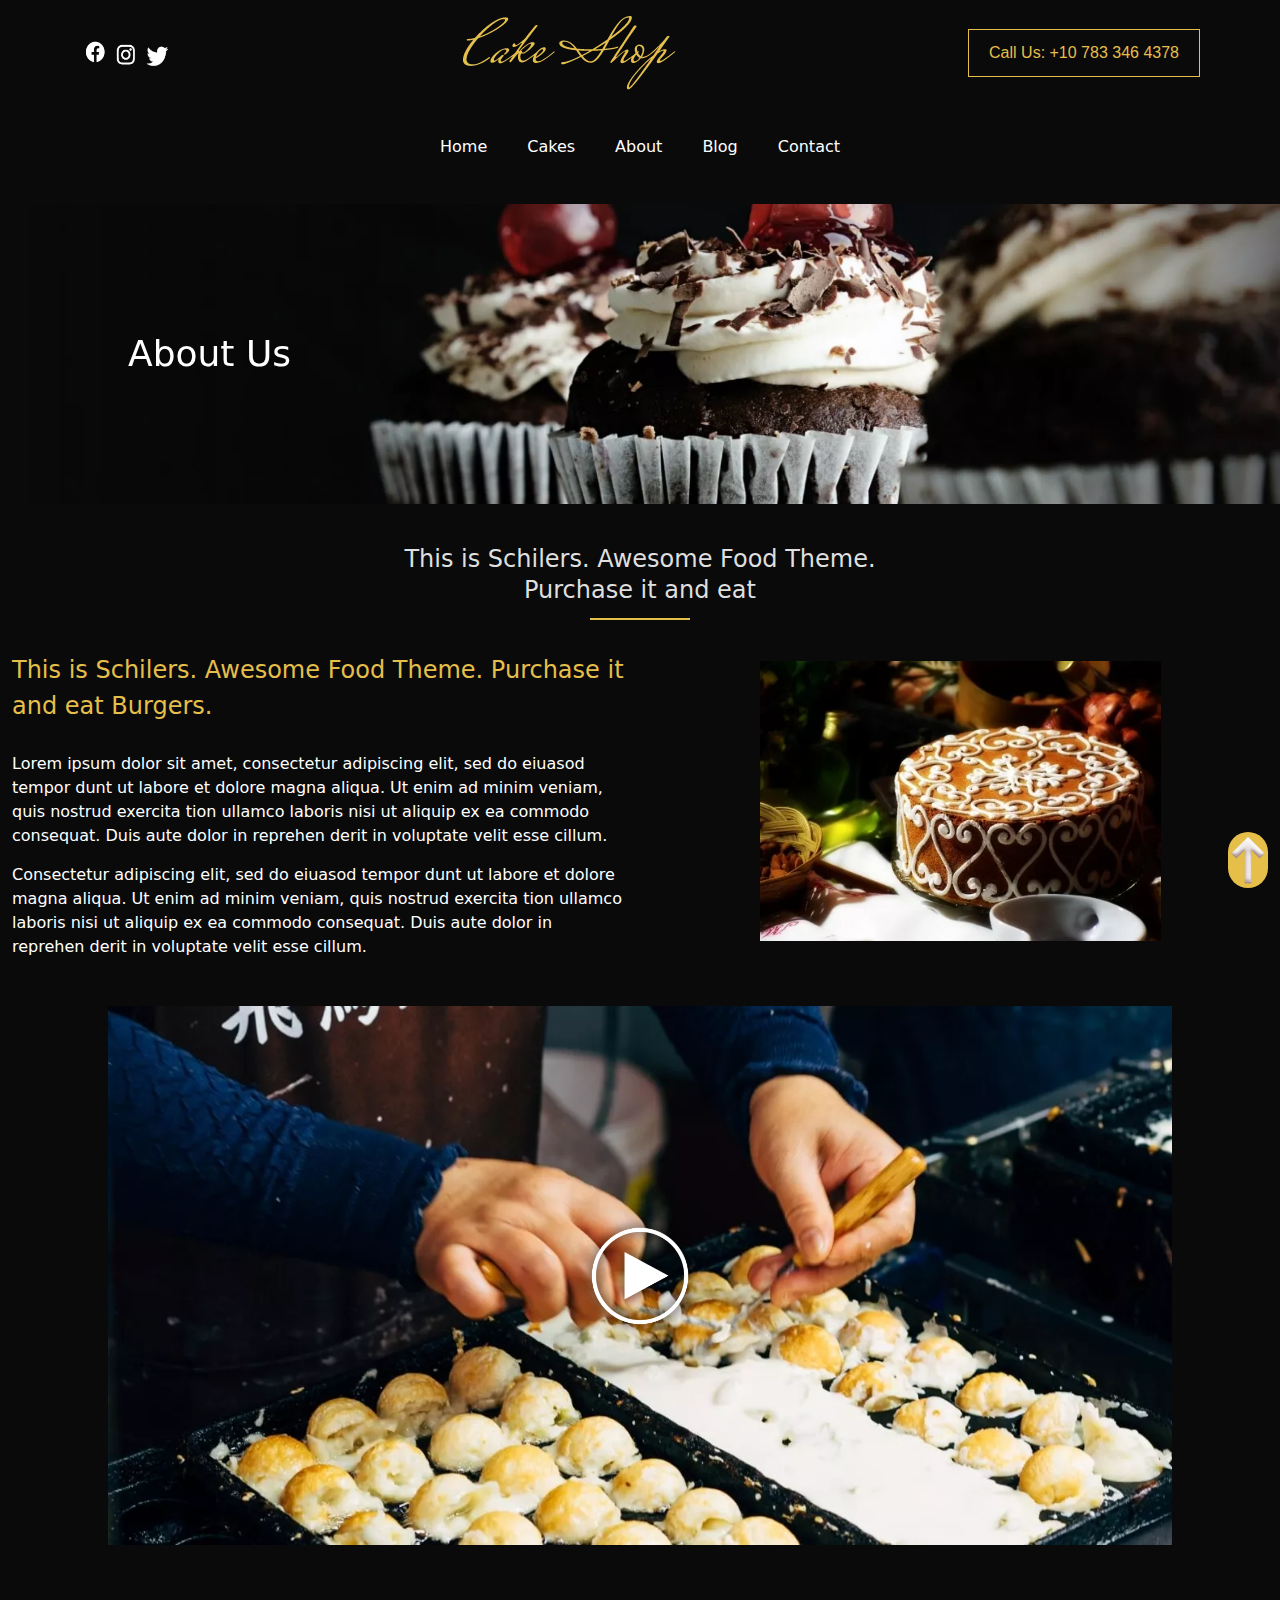
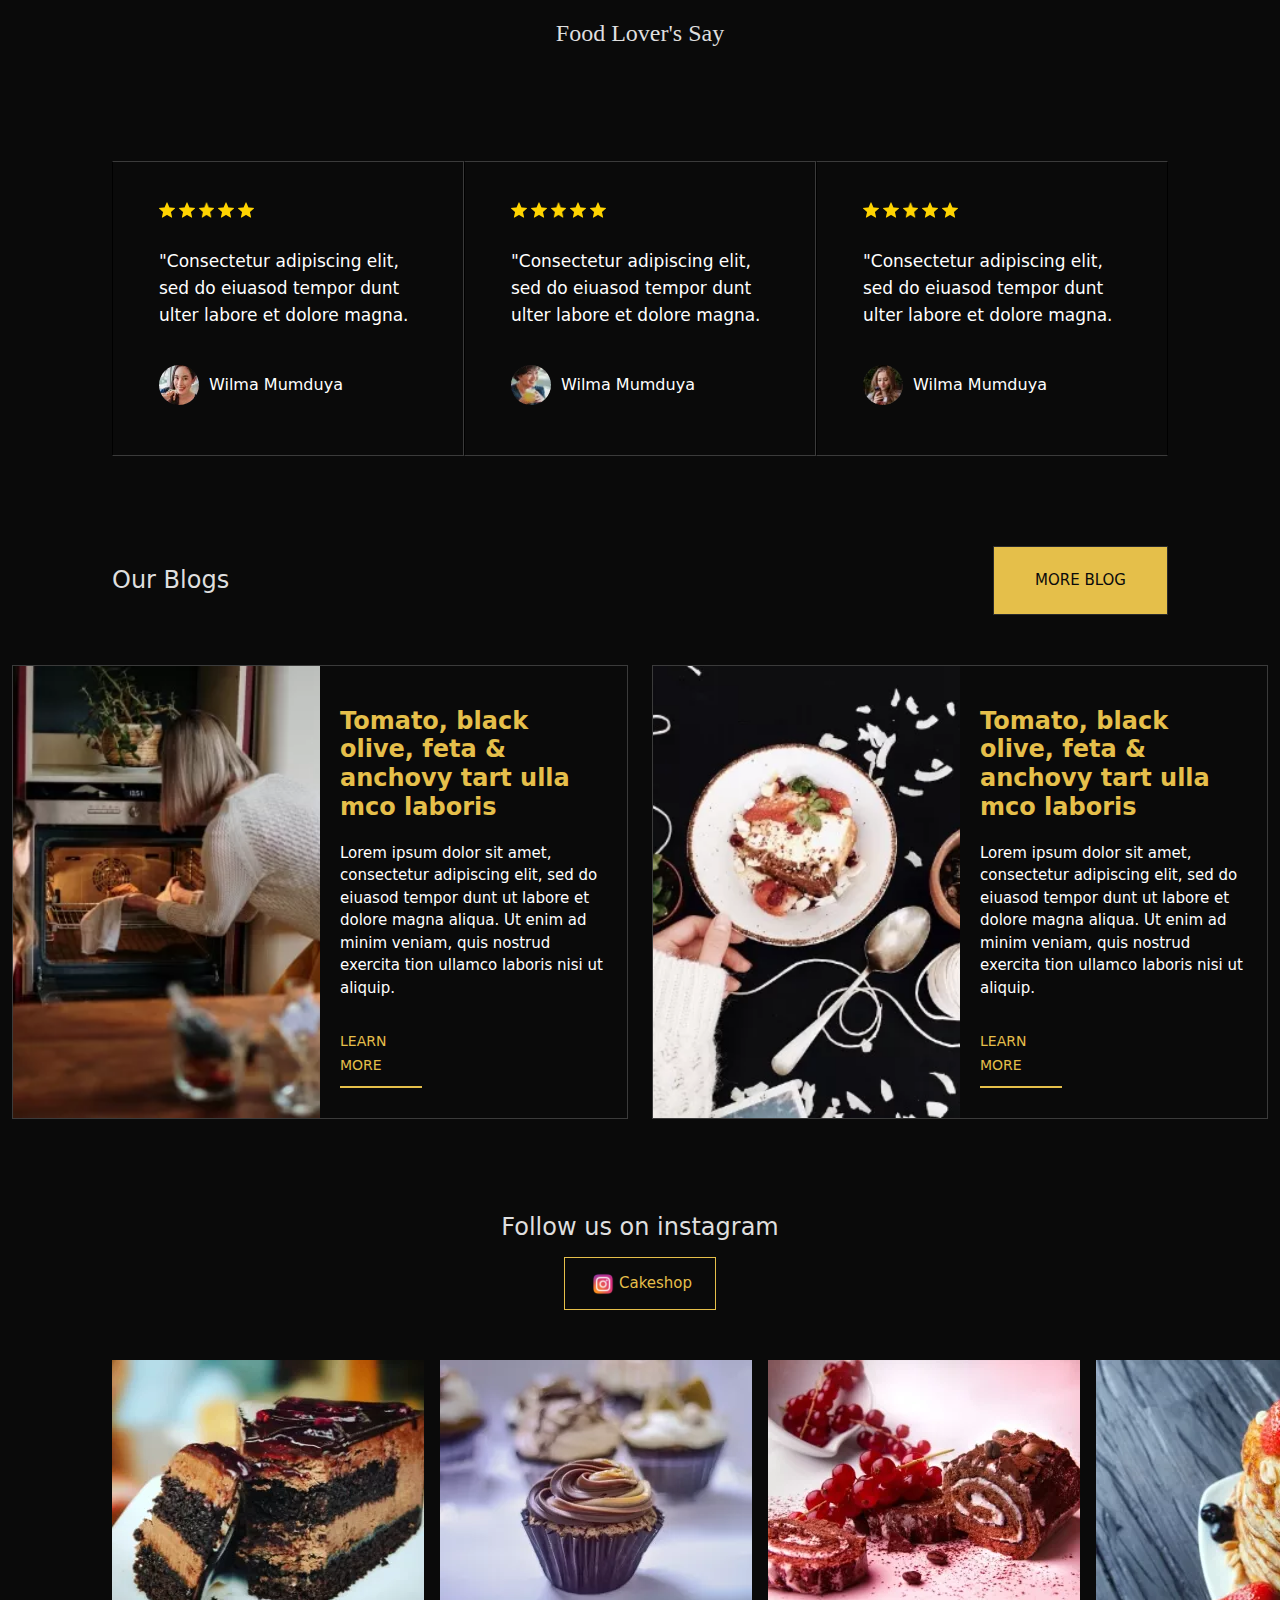
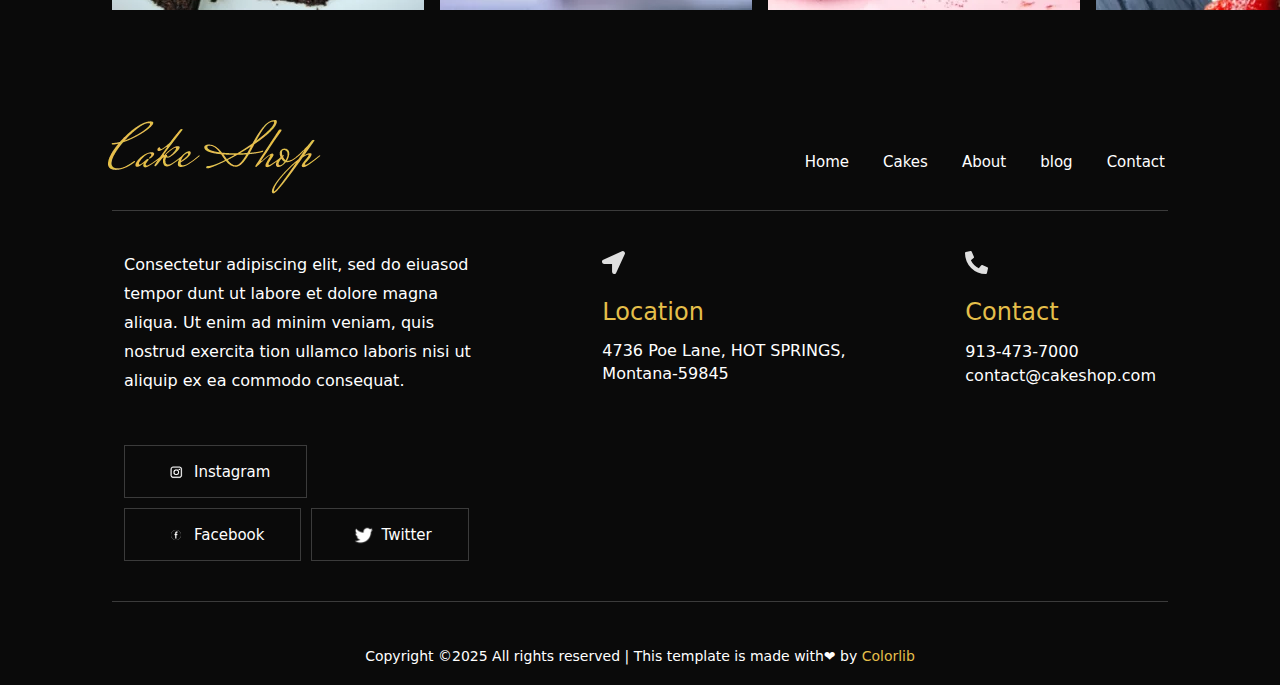
<file: tailwind4/about.html>
<!DOCTYPE html>
<html lang="en" dir="ltr">

<head>
    <meta charset="UTF-8">
    <meta name="viewport" content="width=device-width, initial-scale=1.0">
    <title>cakeshop</title>
    <link rel="stylesheet" href="src/output.css">
    <link rel="icon" href="assets/photo/home/logo.png.webp">
</head>
<!-- width:Mobile L-425px -->

<body class="bg-[#0a0a0a]">
    <header class="max-w-[1500px] mx-auto">
        <a href="#" class="fixed bottom-3 right-3 bg-[#E5BF4A] rounded-full z-[1]">
            <img src="assets/photo/home/4bfadeuna37a4ko7r32vkr9k8d.png" alt="direction" width="40px">
        </a>
        <div class="flex justify-between items-center px-20 as:pt-4">
            <div class="hidden as:flex items-center">
                <img src="assets/photo/home/facebook.png" alt="facebook icon" width="30px" class="h-[24px] w-[30px]">
                <img src="assets/photo/home/instagram.png" alt="instagram logo" width="30px" class="h-[30px] w-[30px]">
                <img src="assets/photo/home/twiter.png" alt="twitter logo" width="30px" class="h-[30px] w-[30px]">
            </div>
            <div class="pt-[30px] pr-[4px] pb-[13px] pl-[12px] as:p-0">
                <img src="assets/photo/home/logo.png.webp" alt="logo" width="213px">
            </div>
            <a href="#"
                class="hidden as:flex text-[#E5BF4A] border border-[#E5BF4A] px-5 py-[11px]  font-[Jost,sans-serif]">Call
                Us: +10 783 346 4378</a>
        </div>
        <nav class="flex justify-end p-[5px] bg-[#4c4c4c] as:hidden">
            <div class="bg-[#222] flex items-center p-[7px] px-[10px] rounded-[4px] gap-[5px] ">
                <button class="text-white bg-[#222222] ">
                    MENU
                </button>
                <img src="assets/photo/home/main-menu.png" alt="menu" width="18px" class="">
            </div>
        </nav>
        <nav>
            <ul class="hidden text-white as:flex gap-[40px] justify-center py-[45px]">
                <li><a href="index.html">Home</a></li>
                <li><a href="cakes.html">Cakes</a></li>
                <li><a href="about.html">About</a></li>
                <li><a href="blog.html">Blog</a></li>
                <li><a href="Contact.html">Contact</a></li>
            </ul>
        </nav>
    </header>
    <main>
        <div class="relative mb-[40px]">
            <img src="assets/photo/home/h1_hero1.jpg.webp" alt="cake" class="h-[300px] as:w-full object-cover"
                width="425px">
            <h2
                class=" text-white text-4xl leading-[1.2] absolute left-[12px] top-1/2 transform -translate-y-1/2 as:left-[10%]">
                About Us
            </h2>
        </div>
        <div>
            <h2
                class="text-[24px] as:max-w-[530px] as:mx-auto text-[#DFDFDF] font-[Poiret One], cursive leading-[1.3] text-center mb-[12px] px-[12px]">
                This is Schilers. Awesome Food Theme. Purchase it and eat</h2>
            <div class="w-[100px] h-[2px] bg-[#E5BF4A] my-[12px] mx-auto"></div>
            <div class="as:grid-cols-2 as:grid as:items-center as:my-8 as:max-w-[1500px] as:mx-auto">
                <div>
                    <h2 class="text-[24px] text-[#E5BF4A] mb-[28px] px-[12px]">This is Schilers. Awesome Food Theme.
                        Purchase it and eat Burgers.</h2>
                    <p class="text-white font-light leading-[1.5] font-[Jost], sans-serif mb-[15px] px-[12px]">Lorem
                        ipsum
                        dolor
                        sit amet,
                        consectetur adipiscing elit, sed do eiuasod tempor dunt
                        ut labore et dolore
                        magna aliqua. Ut enim ad minim veniam, quis nostrud exercita tion ullamco laboris nisi ut
                        aliquip ex
                        ea
                        commodo consequat. Duis aute dolor in reprehen derit in voluptate velit esse cillum.</p>
                    <p class="text-white font-light leading-[1.5] font-[Jost], sans-serif mb-[15px] px-[12px]">
                        Consectetur
                        adipiscing elit, sed do eiuasod tempor dunt ut labore et dolore magna aliqua. Ut enim ad minim
                        veniam,
                        quis nostrud exercita tion ullamco laboris nisi ut aliquip ex ea commodo consequat. Duis aute
                        dolor
                        in
                        reprehen derit in voluptate velit esse cillum.</p>
                </div>
                <img src="assets/photo/home/about1.jpg.webp" alt="cake" class="mb-[25px] mx-auto" width="401px">
            </div>
        </div>
        <div class="relative mb-[70px] px-[12px] ">
            <img src="assets/photo/home/video-bg.jpg.webp" alt="video" width="401px" class="as:w-full as:px-24 as:max-w-[1500px] as:mx-auto">
            <a href="https://www.youtube.com/watch?v=up68UAfH0d0"><img src="assets/photo/home/play.png"
                    alt="play button" width="140px"
                    class="absolute left-1/2 top-1/2 transform -translate-x-1/2 -translate-y-1/2"></a>
        </div>
        <h2 class="text-[24px] text-[#DFDFDF] font-[Poiret_One] text-center">Food Lover's Say</h2>
        <div class="grid grid-cols-1 mt-[80px] mb-[30px] as:grid-cols-3 as:items-end as:px-28 as:max-w-[1500px] as:mx-auto">
            <div class="border border-y-[#3b3b3b] p-[40px] px-[46px] pb-[25px] as:border-r-[#3b3b3b]">
                <ul class="flex gap-[4px] mb-[30px]">
                    <li><img src="assets/photo/home/star-symbol-icon.png" alt="rate" width="15.75px"></li>
                    <li><img src="assets/photo/home/star-symbol-icon.png" alt="rate" width="15.75px"></li>
                    <li><img src="assets/photo/home/star-symbol-icon.png" alt="rate" width="15.75px"></li>
                    <li><img src="assets/photo/home/star-symbol-icon.png" alt="rate" width="15.75px"></li>
                    <li><img src="assets/photo/home/star-symbol-icon.png" alt="rate" width="15.75px"></li>
                </ul>
                <p class="text-[17px] text-white leading-[1.6] font-light font-[Jost], sans-serif">"Consectetur
                    adipiscing elit, sed do eiuasod tempor dunt ulter labore et dolore magna.</p>
                <div class="mt-[36px] mb-[25px] flex items-center gap-[10px]">
                    <img src="assets/photo/home/customer1.png.webp" alt="avatar" width="40px">
                    <p class="text-white font-[Jost], sans-serif">Wilma Mumduya</p>
                </div>
            </div>
            <div class="border border-y-[#3b3b3b] p-[40px] px-[46px] pb-[25px] mt-[30px] as:border-r-[#3b3b3b]">
                <ul class="flex gap-[4px] mb-[30px]">
                    <li><img src="assets/photo/home/star-symbol-icon.png" alt="rate" width="15.75px"></li>
                    <li><img src="assets/photo/home/star-symbol-icon.png" alt="rate" width="15.75px"></li>
                    <li><img src="assets/photo/home/star-symbol-icon.png" alt="rate" width="15.75px"></li>
                    <li><img src="assets/photo/home/star-symbol-icon.png" alt="rate" width="15.75px"></li>
                    <li><img src="assets/photo/home/star-symbol-icon.png" alt="rate" width="15.75px"></li>
                </ul>
                <p class="text-[17px] text-white leading-[1.6] font-light font-[Jost], sans-serif">"Consectetur
                    adipiscing elit, sed do eiuasod tempor dunt ulter labore et dolore magna.</p>
                <div class="mt-[36px] mb-[25px] flex items-center gap-[10px]">
                    <img src="assets/photo/home/customer2.png.webp" alt="avatar" width="40px">
                    <p class="text-white font-[Jost], sans-serif">Wilma Mumduya</p>
                </div>
            </div>
            <div class="border border-y-[#3b3b3b] p-[40px] px-[46px] pb-[25px] mt-[30px]">
                <ul class="flex gap-[4px] mb-[30px]">
                    <li><img src="assets/photo/home/star-symbol-icon.png" alt="rate" width="15.75px"></li>
                    <li><img src="assets/photo/home/star-symbol-icon.png" alt="rate" width="15.75px"></li>
                    <li><img src="assets/photo/home/star-symbol-icon.png" alt="rate" width="15.75px"></li>
                    <li><img src="assets/photo/home/star-symbol-icon.png" alt="rate" width="15.75px"></li>
                    <li><img src="assets/photo/home/star-symbol-icon.png" alt="rate" width="15.75px"></li>
                </ul>
                <p class="text-[17px] text-white leading-[1.6] font-light font-[Jost], sans-serif">"Consectetur
                    adipiscing elit, sed do eiuasod tempor dunt ulter labore et dolore magna.</p>
                <div class="mt-[36px] mb-[25px] flex items-center gap-[10px]">
                    <img src="assets/photo/home/customer3.png.webp" alt="avatar" width="40px">
                    <p class="text-white font-[Jost], sans-serif">Wilma Mumduya</p>
                </div>
            </div>
        </div>
        <div class="flex justify-between items-center px-[12px] mb-[50px] mt-[90px] as:px-28 as:max-w-[1500px] mx-auto">
            <h2 class="text-[24px] text-[#DFDFDF] font-[Poiret_One], cursive">Our Blogs</h2>
            <a href="#" class="bg-[#E5BF4A] border border-[#2A2A2A] text-[#0A0A0A] text-[15px] p-[22px] px-[41px]">MORE
                BLOG</a>
        </div>
        <div class="as:flex as:max-w-[1500px] mx-auto">
            <div class="border border-[rgba(255,255,255,0.2)] mx-[12px] as:grid-cols-2 as:grid">
                <img src="assets/photo/home/blog1.jpg.webp" alt="cooking" width="415px" class="as:h-full object-cover">
                <div class="p-[41px] px-[20px] ">
                    <h3 class="text-[#E5BF4A] text-[24px] leading-[1.2] mb-[20px] font-bold font-[Poiret_One], cursive">
                        Tomato, black olive, feta & anchovy tart ulla mco laboris</h3>
                    <p class="text-[15px] leading-[1.5] text-white mb-[30px] font-light font-[Jost], sans-serif">Lorem
                        ipsum
                        dolor sit amet, consectetur adipiscing elit, sed do eiuasod tempor dunt ut
                        labore
                        et dolore magna aliqua. Ut enim ad minim veniam, quis nostrud exercita tion ullamco laboris nisi
                        ut
                        aliquip.</p>
                    <div class="relative w-[82px]">
                        <a href="https://preview.colorlib.com/theme/cakeshop/blog_details.html"
                            class="text-[#E5BF4A] font-light text-[14px]">LEARN MORE</a>
                        <span class="w-full h-[2px] bg-[#E5BF4A] inline-block absolute left-0 bottom-[-11px]"></span>
                    </div>
                </div>
            </div>
            <div class="border border-[rgba(255,255,255,0.2)] mx-[12px] as:grid-cols-2 as:grid">
                <img src="assets/photo/home/blog2.jpg.webp" alt="cooking" width="415px" class="as:h-full object-cover">
                <div class="p-[41px] px-[20px] ">
                    <h3 class="text-[#E5BF4A] text-[24px] leading-[1.2] mb-[20px] font-bold font-[Poiret_One], cursive">
                        Tomato, black olive, feta & anchovy tart ulla mco laboris</h3>
                    <p class="text-[15px] leading-[1.5] text-white mb-[30px] font-light font-[Jost], sans-serif">Lorem
                        ipsum
                        dolor sit amet, consectetur adipiscing elit, sed do eiuasod tempor dunt ut
                        labore
                        et dolore magna aliqua. Ut enim ad minim veniam, quis nostrud exercita tion ullamco laboris nisi
                        ut
                        aliquip.</p>
                    <div class="relative w-[82px]">
                        <a href="https://preview.colorlib.com/theme/cakeshop/blog_details.html"
                            class="text-[#E5BF4A] font-light text-[14px]">LEARN MORE</a>
                        <span class="w-full h-[2px] bg-[#E5BF4A] inline-block absolute left-0 bottom-[-11px]"></span>
                    </div>
                </div>
            </div>
        </div>
        <div class="mt-[90px]">
            <h2 class="text-[24px] text-[#DFDFDF] font-[Poiret_One], cursive mb-[12px] text-center">Follow us on
                instagram</h2>
            <div
                class="flex p-[14px] pr-[36px] pb-[13px] pl-[39px] gap-[4px] border border-[#E5BF4A] max-w-[152px] mx-auto justify-center mb-[50px]">
                <img src="assets/photo/home/—Pngtree—instagram icon instagram logo_3584852.png" alt="instagram"
                    width="24px">
                <a href="#" class="text-[#E5BF4A] text-[15px]">Cakeshop</a>
            </div>
            <div class="as:flex as:px-28 gap-4 as:max-w-[1500px] as:mx-auto">
                <img src="assets/photo/home/instra2.jpg.webp" alt="cake3" width="401px" class="mx-auto mb-[30px]">
                <img src="assets/photo/home/instra3.jpg.webp" alt="cake4" width="401px" class="mx-auto mb-[30px]">
                <img src="assets/photo/home/instra4.jpg.webp" alt="cake5" width="401px" class="mx-auto mb-[30px]">
                <img src="assets/photo/home/instra1.jpg.webp" alt="cake2" width="401px" class="mx-auto mb-[30px]">
            </div>
        </div>
    </main>
    <footer class="max-w-[1500px] mx-auto">
        <div class="as:flex as:items-end as:justify-between as:px-24">
            <div class="mt-[80px] px-[12px]">
                <img src="assets/photo/home/logo.png.webp" alt="logo" width="213px">
            </div>
            <nav>
                <ul class="flex mb-[20px] px-[12px] as:gap-5">
                    <li><a href="#" class="p-[8px] px-[7px] font-[Jost], sans-serif text-white text-[15px]">Home</a>
                    </li>
                    <li><a href="#" class="p-[8px] px-[7px] font-[Jost], sans-serif text-white text-[15px]">Cakes</a>
                    </li>
                    <li><a href="#" class="p-[8px] px-[7px] font-[Jost], sans-serif text-white text-[15px]">About</a>
                    </li>
                    <li><a href="#" class="p-[8px] px-[7px] font-[Jost], sans-serif text-white text-[15px]">blog</a>
                    </li>
                    <li><a href="#" class="p-[8px] px-[7px] font-[Jost], sans-serif text-white text-[15px]">Contact</a>
                    </li>
                </ul>
            </nav>
        </div>
        <div
            class="grid grid-cols-1 gap-[50px] py-[40px] border-t border-b border-[rgba(255,255,255,0.2)] px-[12px] as:mx-28 as:mt-4 as:flex as:gap-28 ">
            <div>
                <p class="text-white mb-[21px] leading-[1.8] as:max-w-[547px]">Consectetur adipiscing elit, sed do
                    eiuasod tempor dunt ut
                    labore et dolore magna aliqua.
                    Ut enim ad
                    minim veniam, quis nostrud exercita tion ullamco laboris nisi ut aliquip ex ea commodo consequat.
                </p>
                <div class="flex flex-wrap mt-[50px] gap-[10px] ">
                    <div
                        class="p-[14px] pr-[36px] pb-[13px] pl-[39px] border border-[rgba(255,255,255,0.2)] flex items-center">
                        <img src="assets/photo/home/—Pngtree—white instagram icon png instagram_3562066.png"
                            alt="white instagram" width="24px">
                        <a href="#" class="text-white text-[15px] ml-1.5">Instagram</a>
                    </div>
                    <div
                        class="p-[14px] pr-[36px] pb-[13px] pl-[39px] border border-[rgba(255,255,255,0.2)] flex items-center">
                        <img src="assets/photo/home/white facebook.png" alt="white facebook" width="24px">
                        <a href="#" class="text-white text-[15px] ml-1.5">Facebook</a>
                    </div>
                    <div
                        class="p-[14px] pr-[36px] pb-[13px] pl-[39px] border border-[rgba(255,255,255,0.2)] flex items-center">
                        <img src="assets/photo/home/logo-twitter-blanc-png.png" alt="white twitter" width="24px">
                        <a href="#" class="text-white text-[15px] ml-1.5">Twitter</a>
                    </div>
                </div>
            </div>
            <div>
                <img src="assets/photo/home/location.svg" alt="location" width="23px" class="mb-[20px]">
                <h4 class="text-[#E5BF4A] text-[24px] mb-[10px] font-[Poiret_One], cursive">Location</h4>
                <p class="text-white leading-[1.4]">4736 Poe Lane, HOT SPRINGS, Montana-59845</p>
            </div>
            <div>
                <img src="assets/photo/home/phone.svg" alt="phone" width="23px" class="mb-[20px]">
                <h4 class="text-[#E5BF4A] text-[24px] mb-[10px] font-[Poiret_One], cursive">Contact</h4>
                <a href="#" class="text-white font-light">913-473-7000</a>
                <p class="text-white">contact@cakeshop.com</p>
            </div>
        </div>
        <div class="pt-[40px] px-[12px]">
            <p class="mb-[15px] text-white text-[14px] leading-[2] font-[Jost], sans-serif text-center">Copyright ©2025
                All rights reserved | This template is made with<span>&#10084;</span> by<a href="https://colorlib.com/"
                    class="text-[#E5BF4A]"> Colorlib</a></p>
        </div>
    </footer>
</body>

</html>
</file>
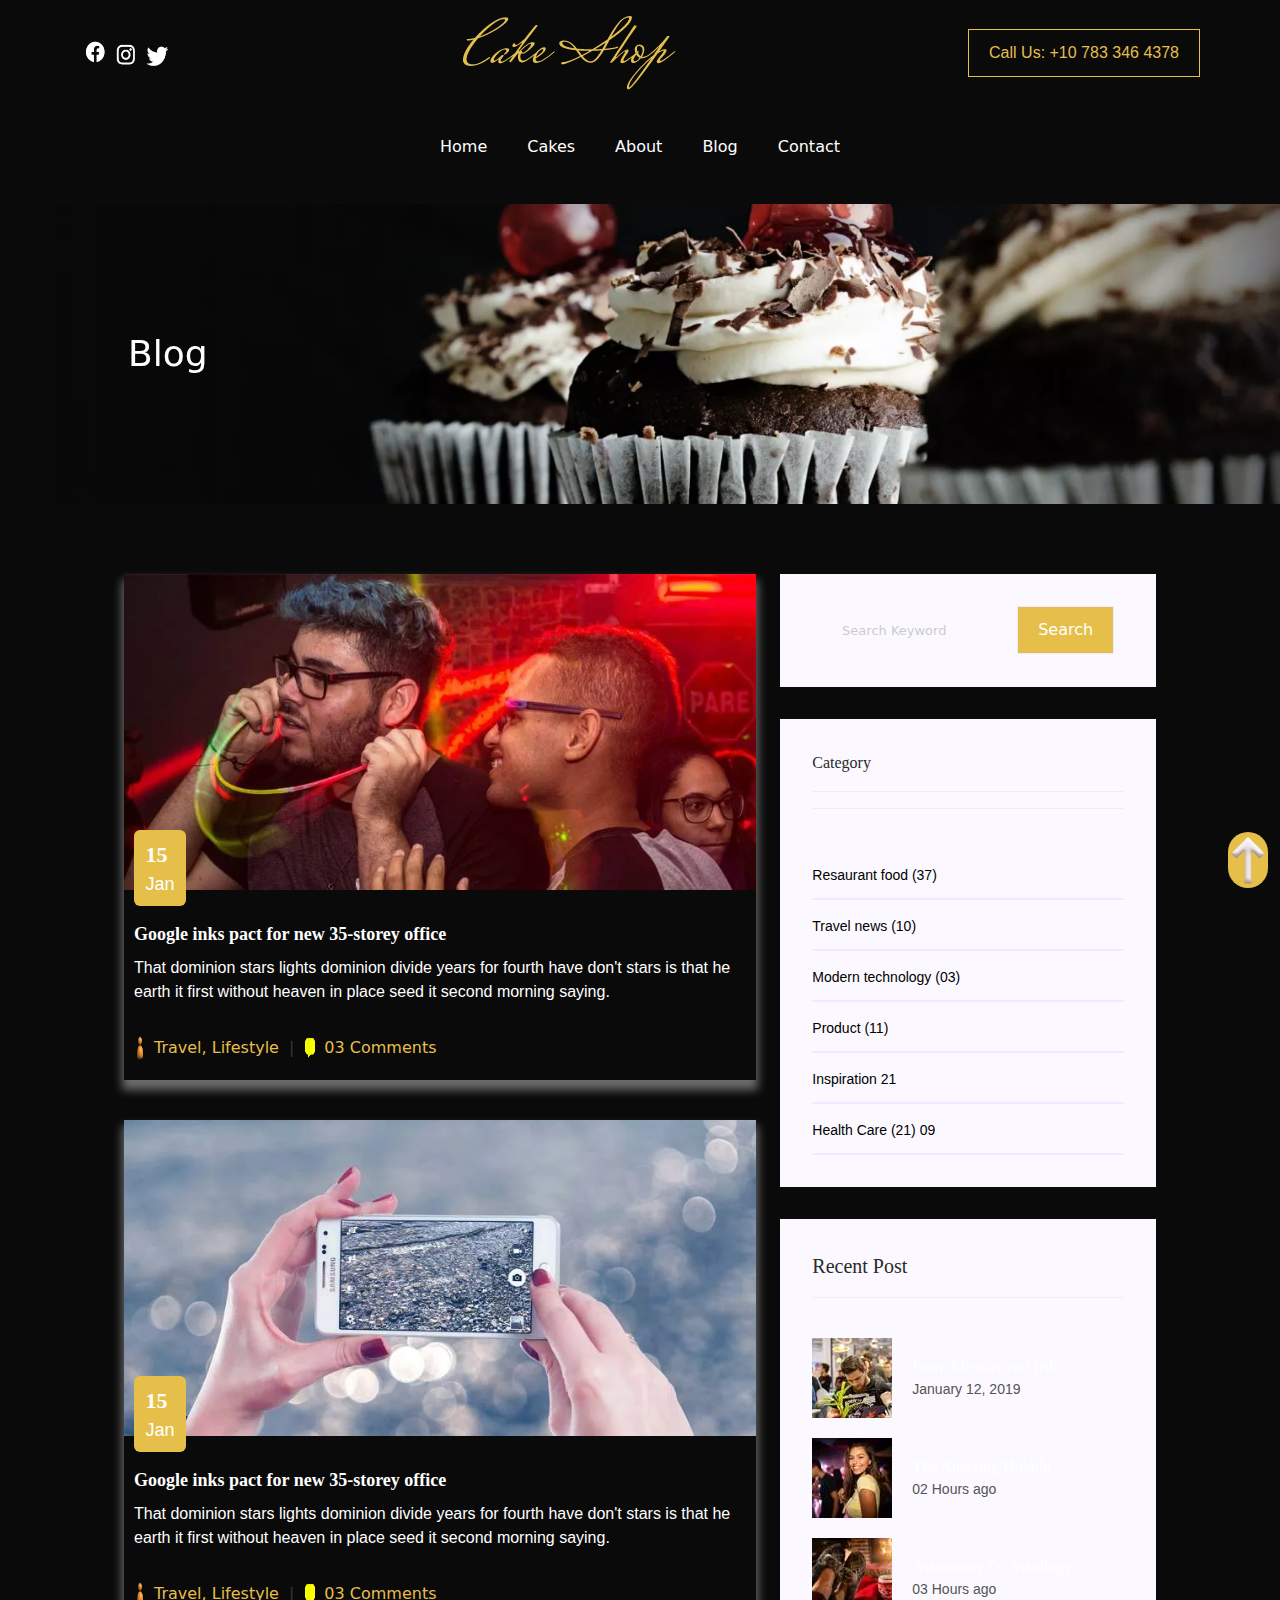
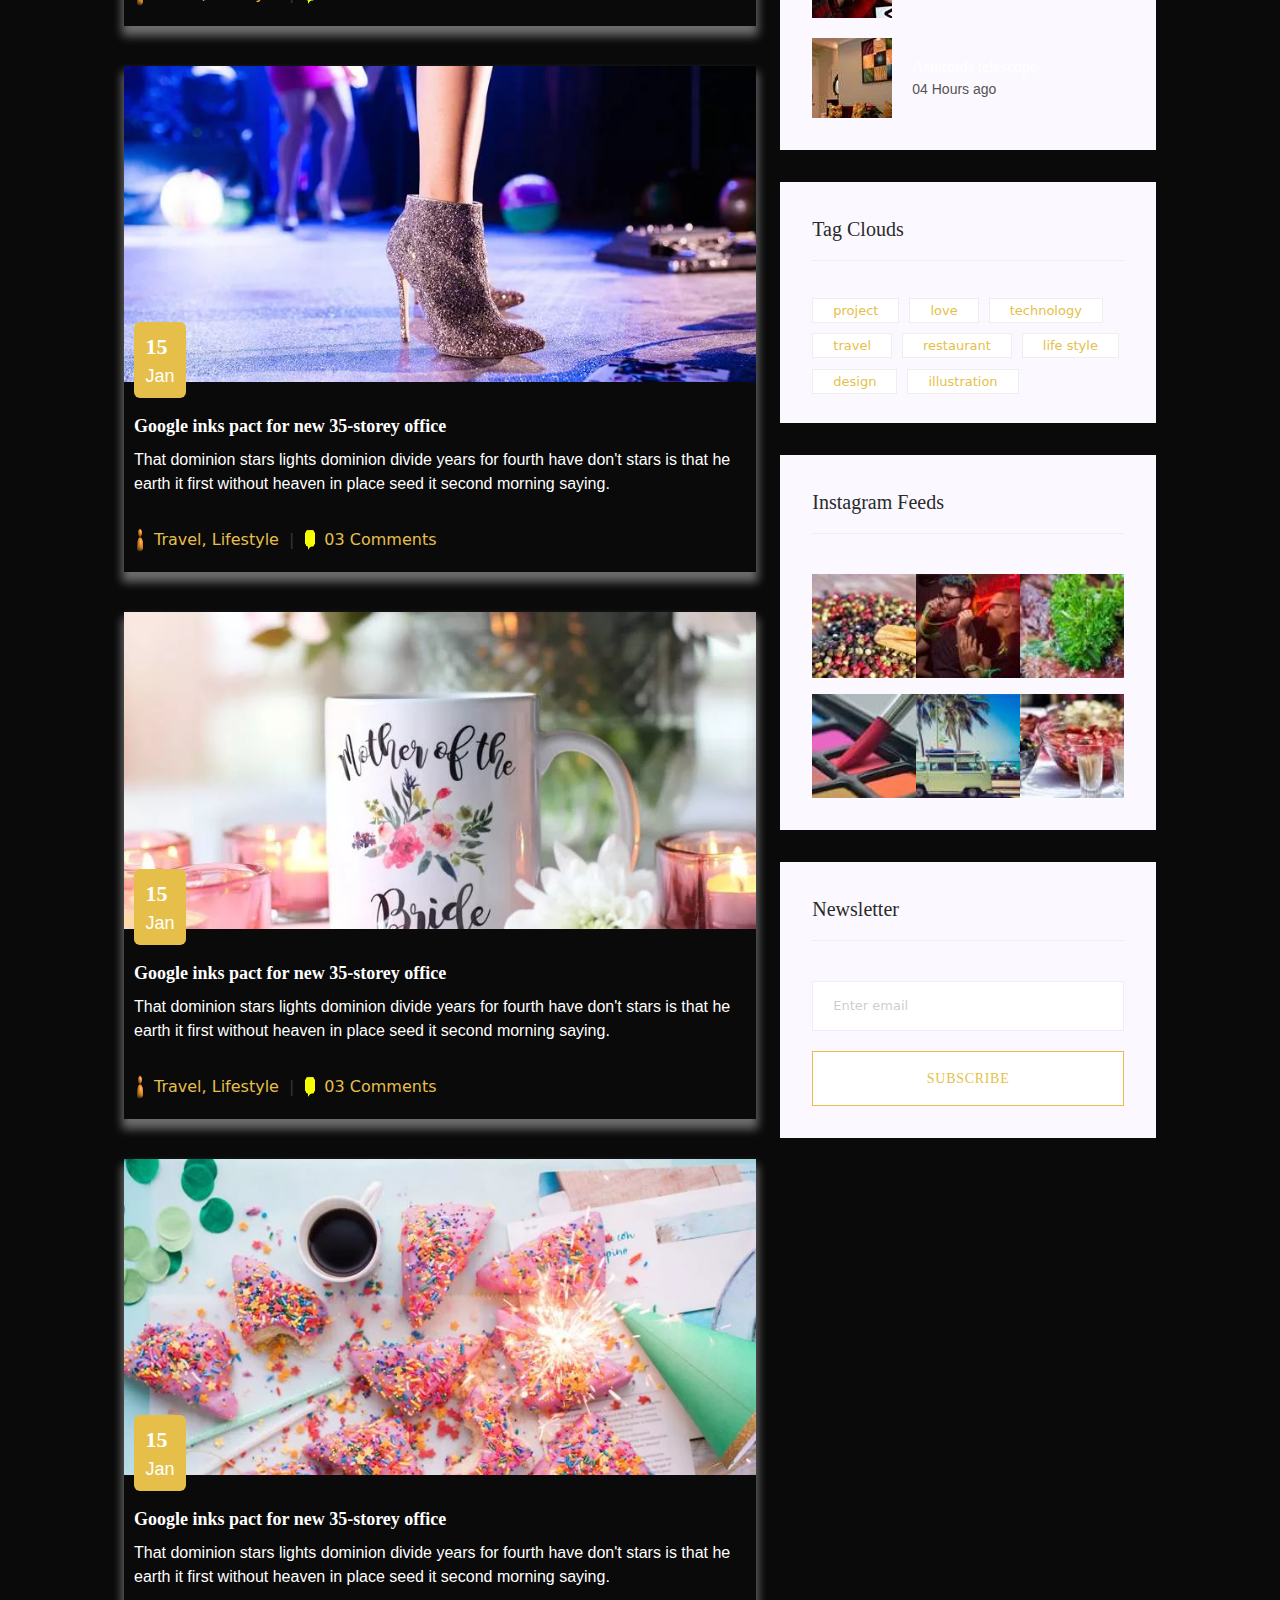
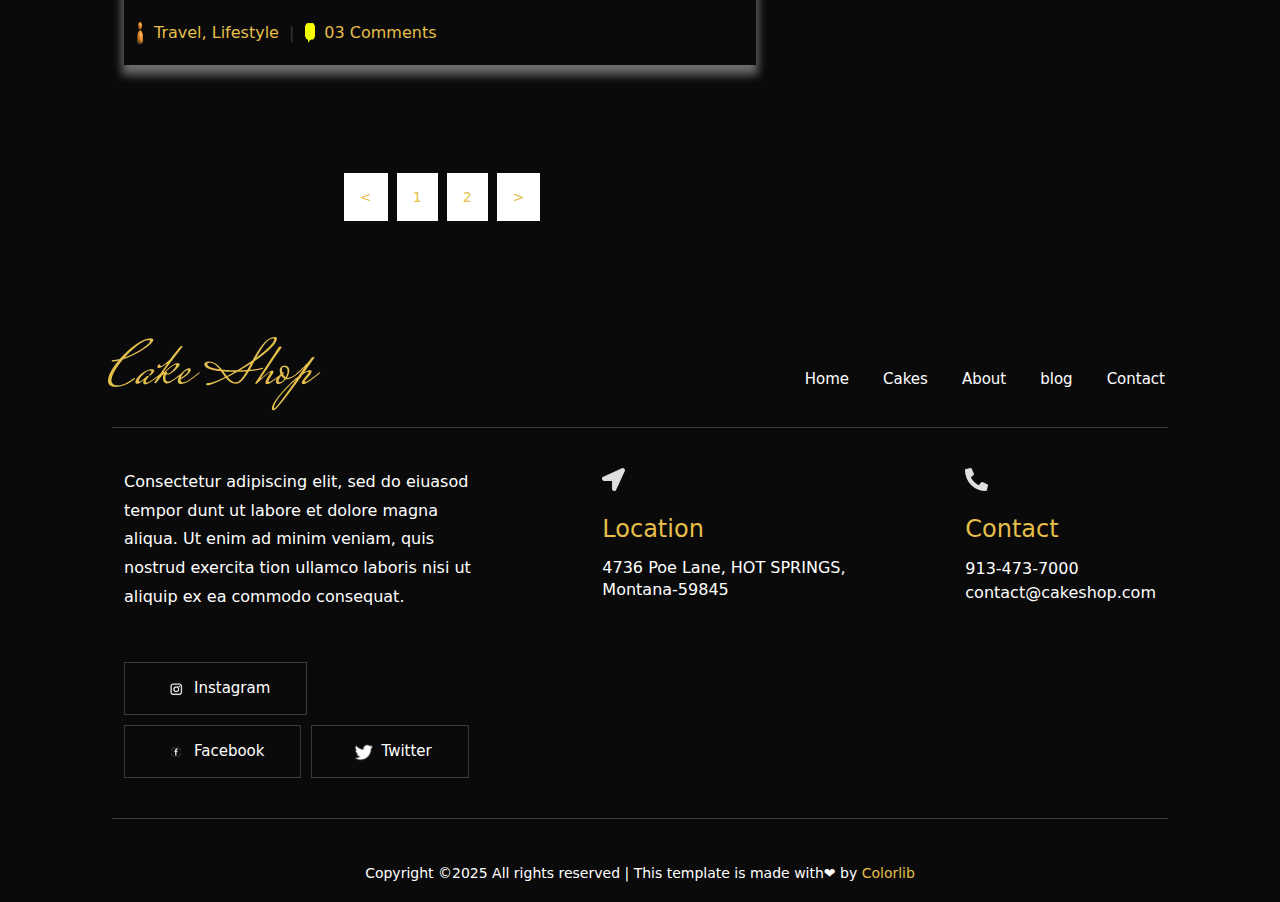
<file: tailwind4/blog.html>
<!DOCTYPE html>
<html lang="en" dir="ltr">

<head>
    <meta charset="UTF-8">
    <meta name="viewport" content="width=device-width, initial-scale=1.0">
    <title>cakeshop</title>
    <link rel="stylesheet" href="src/output.css">
    <link rel="icon" href="assets/photo/home/logo.png.webp">
    <link rel="stylesheet" href="style2.css">
</head>
<!-- width:Mobile L-425px -->

<body class="bg-[#0a0a0a]">
    <header class="max-w-[1500px] mx-auto">
        <a href="#" class="fixed bottom-3 right-3 bg-[#E5BF4A] rounded-full z-[1]">
            <img src="assets/photo/home/4bfadeuna37a4ko7r32vkr9k8d.png" alt="direction" width="40px">
        </a>
        <div class="flex justify-between items-center px-20 as:pt-4">
            <div class="hidden as:flex items-center">
                <img src="assets/photo/home/facebook.png" alt="facebook icon" width="30px" class="h-[24px] w-[30px]">
                <img src="assets/photo/home/instagram.png" alt="instagram logo" width="30px" class="h-[30px] w-[30px]">
                <img src="assets/photo/home/twiter.png" alt="twitter logo" width="30px" class="h-[30px] w-[30px]">
            </div>
            <div class="pt-[30px] pr-[4px] pb-[13px] pl-[12px] as:p-0">
                <img src="assets/photo/home/logo.png.webp" alt="logo" width="213px">
            </div>
            <a href="#"
                class="hidden as:flex text-[#E5BF4A] border border-[#E5BF4A] px-5 py-[11px]  font-[Jost,sans-serif]">Call
                Us: +10 783 346 4378</a>
        </div>
        <nav class="flex justify-end p-[5px] bg-[#4c4c4c] as:hidden">
            <div class="bg-[#222] flex items-center p-[7px] px-[10px] rounded-[4px] gap-[5px] ">
                <button class="text-white bg-[#222222] ">
                    MENU
                </button>
                <img src="assets/photo/home/main-menu.png" alt="menu" width="18px" class="">
            </div>
        </nav>
        <nav>
            <ul class="hidden text-white as:flex gap-[40px] justify-center py-[45px]">
                <li><a href="index.html">Home</a></li>
                <li><a href="cakes.html">Cakes</a></li>
                <li><a href="about.html">About</a></li>
                <li><a href="blog.html">Blog</a></li>
                <li><a href="Contact.html">Contact</a></li>
            </ul>
        </nav>
    </header>
    <div class="mb-[70px] relative as:max-w-[1500px] as:mx-auto">
        <img src="assets/photo/home/h1_hero1.jpg.webp" alt="cake" class="h-[300px] as:w-full object-cover"
            width="425px">
        <h2
            class=" text-white text-4xl leading-[1.2] absolute left-[12px] top-1/2 transform -translate-y-1/2 as:left-[10%]">
            Blog
        </h2>
    </div>
    <div class="gridarea as:px-28 as:max-w-[1500px] as:mx-auto">
        <main>
            <div class="px-3 grid grid-cols-1 ">
                <div class="mb-10 shadow-[0px_8px_9px_2px_rgba(255,255,255,0.4)]">
                    <img src="assets/photo/blog/single_blog_1.jpg.webp" alt="picture" width="401px" class="as:w-full">
                    <div
                        class="px-4 py-2 bg-[#E5BF4A] max-w-[52px] relative rounded-md flex justify-center left-[10px] bottom-[60px] mb-[-45px]">
                        <a href="#">
                            <h3 class="text-white text-[22px] font-semibold font-[Poiret_One,cursive]">15</h3>
                            <p class="text-[18px] text-white font-[Jost,sans-serif]">Jan</p>
                        </a>
                    </div>
                    <div class="pb-5 pl-2.5">
                        <a href="https://preview.colorlib.com/theme/cakeshop/blog_details.html">
                            <h2 class="text-white text-[18px] font-semibold mb-2 font-[Poiret_One,cursive]">Google inks
                                pact
                                for new 35-storey office</h2>
                        </a>
                        <p class="text-white mb-8 font-[Jost,sans-serif] leading-5.6">That dominion stars lights
                            dominion
                            divide years for fourth have don't stars is that he
                            earth it
                            first without heaven in place seed it second morning saying.</p>
                        <div class="flex">
                            <div class="flex gap-2">
                                <img src="assets/photo/blog/vecteezy_3d-icon-of-people_19022557 (1).png" alt="person"
                                    width="12px">
                                <a href="#" class="text-[#E5BF4A]"> Travel, Lifestyle</a>
                            </div>
                            <span class="px-2.5 text-[#373737]">|</span>
                            <div class="flex gap-2">
                                <img src="assets/photo/blog/imgbin_dialogue-assets-icon-comment-icon-chat-icon-png.png"
                                    alt="comment" width="12px">
                                <a href="#" class="text-[#E5BF4A]">03 Comments</a>
                            </div>
                        </div>
                    </div>
                </div>
                <div class="mb-10 shadow-[0px_8px_9px_2px_rgba(255,255,255,0.4)]">
                    <img src="assets/photo/blog/single_blog_2.jpg.webp" alt="picture" width="401px" class="as:w-full">
                    <div
                        class="px-4 py-2 bg-[#E5BF4A] max-w-[52px] relative rounded-md flex justify-center left-[10px] bottom-[60px] mb-[-45px]">
                        <a href="#">
                            <h3 class="text-white text-[22px] font-semibold font-[Poiret_One,cursive]">15</h3>
                            <p class="text-[18px] text-white font-[Jost,sans-serif]">Jan</p>
                        </a>
                    </div>
                    <div class="pb-5 pl-2.5">
                        <a href="https://preview.colorlib.com/theme/cakeshop/blog_details.html">
                            <h2 class="text-white text-[18px] font-semibold mb-2 font-[Poiret_One,cursive]">Google inks
                                pact
                                for new 35-storey office</h2>
                        </a>
                        <p class="text-white mb-8 font-[Jost,sans-serif] leading-5.6">That dominion stars lights
                            dominion
                            divide years for fourth have don't stars is that he
                            earth it
                            first without heaven in place seed it second morning saying.</p>
                        <div class="flex">
                            <div class="flex gap-2">
                                <img src="assets/photo/blog/vecteezy_3d-icon-of-people_19022557 (1).png" alt="person"
                                    width="12px">
                                <a href="#" class="text-[#E5BF4A]"> Travel, Lifestyle</a>
                            </div>
                            <span class="px-2.5 text-[#373737]">|</span>
                            <div class="flex gap-2">
                                <img src="assets/photo/blog/imgbin_dialogue-assets-icon-comment-icon-chat-icon-png.png"
                                    alt="comment" width="12px">
                                <a href="#" class="text-[#E5BF4A]">03 Comments</a>
                            </div>
                        </div>
                    </div>
                </div>
                <div class="mb-10 shadow-[0px_8px_9px_2px_rgba(255,255,255,0.4)]">
                    <img src="assets/photo/blog/single_blog_3.jpg.webp" alt="picture" width="401px" class="as:w-full">
                    <div
                        class="px-4 py-2 bg-[#E5BF4A] max-w-[52px] relative rounded-md flex justify-center left-[10px] bottom-[60px] mb-[-45px]">
                        <a href="#">
                            <h3 class="text-white text-[22px] font-semibold font-[Poiret_One,cursive]">15</h3>
                            <p class="text-[18px] text-white font-[Jost,sans-serif]">Jan</p>
                        </a>
                    </div>
                    <div class="pb-5 pl-2.5">
                        <a href="https://preview.colorlib.com/theme/cakeshop/blog_details.html">
                            <h2 class="text-white text-[18px] font-semibold mb-2 font-[Poiret_One,cursive]">Google inks
                                pact
                                for new 35-storey office</h2>
                        </a>
                        <p class="text-white mb-8 font-[Jost,sans-serif] leading-5.6">That dominion stars lights
                            dominion
                            divide years for fourth have don't stars is that he
                            earth it
                            first without heaven in place seed it second morning saying.</p>
                        <div class="flex">
                            <div class="flex gap-2">
                                <img src="assets/photo/blog/vecteezy_3d-icon-of-people_19022557 (1).png" alt="person"
                                    width="12px">
                                <a href="#" class="text-[#E5BF4A]"> Travel, Lifestyle</a>
                            </div>
                            <span class="px-2.5 text-[#373737]">|</span>
                            <div class="flex gap-2">
                                <img src="assets/photo/blog/imgbin_dialogue-assets-icon-comment-icon-chat-icon-png.png"
                                    alt="comment" width="12px">
                                <a href="#" class="text-[#E5BF4A]">03 Comments</a>
                            </div>
                        </div>
                    </div>
                </div>
                <div class="mb-10 shadow-[0px_8px_9px_2px_rgba(255,255,255,0.4)]">
                    <img src="assets/photo/blog/single_blog_4.jpg.webp" alt="picture" width="401px" class="as:w-full">
                    <div
                        class="px-4 py-2 bg-[#E5BF4A] max-w-[52px] relative rounded-md flex justify-center left-[10px] bottom-[60px] mb-[-45px]">
                        <a href="#">
                            <h3 class="text-white text-[22px] font-semibold font-[Poiret_One,cursive]">15</h3>
                            <p class="text-[18px] text-white font-[Jost,sans-serif]">Jan</p>
                        </a>
                    </div>
                    <div class="pb-5 pl-2.5">
                        <a href="https://preview.colorlib.com/theme/cakeshop/blog_details.html">
                            <h2 class="text-white text-[18px] font-semibold mb-2 font-[Poiret_One,cursive]">Google inks
                                pact
                                for new 35-storey office</h2>
                        </a>
                        <p class="text-white mb-8 font-[Jost,sans-serif] leading-5.6">That dominion stars lights
                            dominion
                            divide years for fourth have don't stars is that he
                            earth it
                            first without heaven in place seed it second morning saying.</p>
                        <div class="flex">
                            <div class="flex gap-2">
                                <img src="assets/photo/blog/vecteezy_3d-icon-of-people_19022557 (1).png" alt="person"
                                    width="12px">
                                <a href="#" class="text-[#E5BF4A]"> Travel, Lifestyle</a>
                            </div>
                            <span class="px-2.5 text-[#373737]">|</span>
                            <div class="flex gap-2">
                                <img src="assets/photo/blog/imgbin_dialogue-assets-icon-comment-icon-chat-icon-png.png"
                                    alt="comment" width="12px">
                                <a href="#" class="text-[#E5BF4A]">03 Comments</a>
                            </div>
                        </div>
                    </div>
                </div>
                <div class="mb-10 shadow-[0px_8px_9px_2px_rgba(255,255,255,0.4)]">
                    <img src="assets/photo/blog/single_blog_5.jpg.webp" alt="picture" width="401px" class="as:w-full">
                    <div
                        class="px-4 py-2 bg-[#E5BF4A] max-w-[52px] relative rounded-md flex justify-center left-[10px] bottom-[60px] mb-[-45px]">
                        <a href="#">
                            <h3 class="text-white text-[22px] font-semibold font-[Poiret_One,cursive]">15</h3>
                            <p class="text-[18px] text-white font-[Jost,sans-serif]">Jan</p>
                        </a>
                    </div>
                    <div class="pb-5 pl-2.5">
                        <a href="https://preview.colorlib.com/theme/cakeshop/blog_details.html">
                            <h2 class="text-white text-[18px] font-semibold mb-2 font-[Poiret_One,cursive]">Google inks
                                pact
                                for new 35-storey office</h2>
                        </a>
                        <p class="text-white mb-8 font-[Jost,sans-serif] leading-5.6">That dominion stars lights
                            dominion
                            divide years for fourth have don't stars is that he
                            earth it
                            first without heaven in place seed it second morning saying.</p>
                        <div class="flex">
                            <div class="flex gap-2">
                                <img src="assets/photo/blog/vecteezy_3d-icon-of-people_19022557 (1).png" alt="person"
                                    width="12px">
                                <a href="#" class="text-[#E5BF4A]"> Travel, Lifestyle</a>
                            </div>
                            <span class="px-2.5 text-[#373737]">|</span>
                            <div class="flex gap-2">
                                <img src="assets/photo/blog/imgbin_dialogue-assets-icon-comment-icon-chat-icon-png.png"
                                    alt="comment" width="12px">
                                <a href="#" class="text-[#E5BF4A]">03 Comments</a>
                            </div>
                        </div>
                    </div>
                </div>
            </div>
            <div class="text-center mt-20 mb-12">
                <a href="#" class="bg-white text-[14px] text-[#E5BF4A] p-4 ml-1">&lt;</a>
                <a href="#" class="bg-white text-[14px] text-[#E5BF4A] p-4 ml-1">1</a>
                <a href="#" class="bg-white text-[14px] text-[#E5BF4A] p-4 ml-1">2</a>
                <a href="#" class="bg-white text-[14px] text-[#E5BF4A] p-4 ml-1">&gt;</a>
            </div>
        </main>
        <aside>
            <div class="bg-[#fbf9ff] p-8 mb-8 text-center mx-3">
                <input type="search" placeholder="Search Keyword" id="search" name="search"
                    class="h-12 text-[13px] text-[#999999] pl-5">
                <button type="submit" class="bg-[#E5BF4A] border border-[#f0e9ff] px-5 py-1 text-white 
                outline-none h-12">Search</button>
            </div>
            <div class="p-8 bg-[#fbf9ff] mb-8 mx-3">
                <div class="mb-10">
                    <h4 class="font-[Poiret_One,cursive] text-[#2A2A2A]">Category</h4>
                    <div class="pt-4 border-b border-[#f0e9ff]"></div>
                    <div class="pt-4 border-b border-[#f0e9ff]"></div>
                </div>
                <ul>
                    <li>
                        <a class="inline-block pt-4 pb-3 text-[14px] font-[Jost,sans-serif]" href="#">
                            <p class="inline-block">Resaurant food</p>
                            <p class="inline-block">(37)</p>
                        </a>
                        <div class="border border-[#f0e9ff]"></div>
                    </li>
                    <li>
                        <a class="inline-block pt-4 pb-3 text-[14px] font-[Jost,sans-serif]" href="#">
                            <p class="inline-block">Travel news</p>
                            <p class="inline-block">(10)</p>
                        </a>
                        <div class="border border-[#f0e9ff]"></div>
                    </li>
                    <li>
                        <a class="inline-block pt-4 pb-3 text-[14px] font-[Jost,sans-serif]" href="#">
                            <p class="inline-block">Modern technology</p>
                            <p class="inline-block">(03)</p>
                        </a>
                        <div class="border border-[#f0e9ff]"></div>
                    </li>
                    <li>
                        <a class="inline-block pt-4 pb-3 text-[14px] font-[Jost,sans-serif]" href="#">
                            <p class="inline-block">Product</p>
                            <p class="inline-block">(11)</p>
                        </a>
                        <div class="border border-[#f0e9ff]"></div>
                    </li>
                    <li>
                        <a class="inline-block pt-4 pb-3 text-[14px] font-[Jost,sans-serif]" href="#">
                            <p class="inline-block">Inspiration</p>
                            <p class="inline-block">21</p>
                        </a>
                        <div class="border border-[#f0e9ff]"></div>
                    </li>
                    <li>
                        <a class="inline-block pt-4 pb-3 text-[14px] font-[Jost,sans-serif]" href="#">
                            <p class="inline-block">Health Care (21)</p>
                            <p class="inline-block">09</p>
                        </a>
                        <div class="border border-[#f0e9ff]"></div>
                    </li>
                </ul>
            </div>
            <div class="bg-[#fbf9ff] p-8 mb-8 mx-3">
                <div class="mb-10">
                    <h3 class="text-[20px] font-[Poiret_One,cursive] font-medium text-[#2A2A2A]">Recent Post</h3>
                    <div class="border-b border-[#f0e9ff] pt-4"></div>
                </div>
                <div>
                    <div class="flex gap-5">
                        <img src="assets/photo/blog/post_1.jpg.webp" alt="post" width="80px">
                        <div class="flex flex-col justify-center">
                            <h3 class="text-white font-[Poiret_One,cursive] font-medium">
                                <a href="https://preview.colorlib.com/theme/cakeshop/blog_details.html">From life was
                                    you
                                    fish...</a>
                            </h3>
                            <p class="text-[14px] font-[Jost,sans-serif] text-[#545454]">January 12, 2019</p>
                        </div>
                    </div>
                    <div class="flex gap-5 mt-5">
                        <img src="assets/photo/blog/post_2.jpg.webp" alt="post" width="80px">
                        <div class="flex flex-col justify-center">
                            <h3 class="text-white font-[Poiret_One,cursive] font-medium">
                                <a href="https://preview.colorlib.com/theme/cakeshop/blog_details.html">The Amazing
                                    Hubble</a>
                            </h3>
                            <p class="text-[14px] font-[Jost,sans-serif] text-[#545454]">02 Hours ago</p>
                        </div>
                    </div>
                    <div class="flex gap-5 mt-5">
                        <img src="assets/photo/blog/post_3.jpg.webp" alt="post" width="80px">
                        <div class="flex flex-col justify-center">
                            <h3 class="text-white font-[Poiret_One,cursive] font-medium">
                                <a href="https://preview.colorlib.com/theme/cakeshop/blog_details.html">Astronomy Or
                                    Astrology</a>
                            </h3>
                            <p class="text-[14px] font-[Jost,sans-serif] text-[#545454]">03 Hours ago</p>
                        </div>
                    </div>
                    <div class="flex gap-5 mt-5">
                        <img src="assets/photo/blog/post_4.jpg.webp" alt="post" width="80px">
                        <div class="flex flex-col justify-center">
                            <h3 class="text-white font-[Poiret_One,cursive] font-medium">
                                <a href="https://preview.colorlib.com/theme/cakeshop/blog_details.html">Asteroids
                                    telescope</a>
                            </h3>
                            <p class="text-[14px] font-[Jost,sans-serif] text-[#545454]">04 Hours ago</p>
                        </div>
                    </div>
                </div>
            </div>
            <div class="p-8 bg-[#fbf9ff] mx-3 mb-8">
                <div class="mb-10">
                    <h4 class="text-[20px] font-[Poiret_One,cursive] text-[#2A2A2A] font-medium">Tag Clouds</h4>
                    <div class="pt-4 border-b border-[#f0e9ff]"></div>
                </div>
                <ul class="flex flex-wrap gap-x-2.5 gap-y-4 text-[13px] text-[#E5BF4A]">
                    <li><a class="border border-[#eeeeee] bg-white px-5 py-1" href="#">project</a></li>
                    <li><a class="border border-[#eeeeee] bg-white px-5 py-1" href="#">love</a></li>
                    <li><a class="border border-[#eeeeee] bg-white px-5 py-1" href="#">technology</a></li>
                    <li><a class="border border-[#eeeeee] bg-white px-5 py-1" href="#">travel</a></li>
                    <li><a class="border border-[#eeeeee] bg-white px-5 py-1" href="#">restaurant</a></li>
                    <li><a class="border border-[#eeeeee] bg-white px-5 py-1" href="#">life style</a></li>
                    <li><a class="border border-[#eeeeee] bg-white px-5 py-1" href="#">design</a></li>
                    <li><a class="border border-[#eeeeee] bg-white px-5 py-1" href="#">illustration</a></li>
                </ul>
            </div>
            <div class="mb-8 bg-[#fbf9ff] p-8 mx-3">
                <div class="mb-10">
                    <h4 class="text-[20px] font-[Poiret_One,cursive] text-[#2A2A2A] font-medium">Instagram Feeds</h4>
                    <div class="border-b border-[#f0e9ff] pt-4"></div>
                </div>
                <div class="grid grid-cols-3 gap-y-4">
                    <img src="assets/photo/blog/post_5.jpg.webp" alt="img" width="105px">
                    <img src="assets/photo/blog/post_6.jpg.webp" alt="img" width="105px">
                    <img src="assets/photo/blog/post_7.jpg.webp" alt="img" width="105px">
                    <img src="assets/photo/blog/post_8.jpg.webp" alt="img" width="105px">
                    <img src="assets/photo/blog/post_9.jpg.webp" alt="img" width="105px">
                    <img src="assets/photo/blog/post_10.jpg.webp" alt="img" width="105px">
                </div>
            </div>

            <div class="mb-25 bg-[#fbf9ff] p-8 mx-3">
                <div class="mb-10">
                    <h4 class="text-[20px] font-[Poiret_One,cursive] text-[#2A2A2A] font-medium">Newsletter</h4>
                    <div class="border-b border-[#f0e9ff] pt-4"></div>
                </div>
                <input type="email" name="email" id="email" placeholder="Enter email"
                    class="h-[50px] border border-[#f0e9ff] w-full text-[13px] text-[#999999] px-3 py-1.5 pl-5 bg-white mb-5">
                <button type="submit"
                    class="w-full bg-white text-[#E5BF4A] px-11 py-4 font-[Poiret_One,cursive] text-[14px] border border-[#E5BF4A] tracking-wider">SUBSCRIBE</button>
        </aside>



    </div>
    <footer class="max-w-[1500px] mx-auto">
        <div class="as:flex as:items-end as:justify-between as:px-24">
            <div class="mt-[80px] px-[12px]">
                <img src="assets/photo/home/logo.png.webp" alt="logo" width="213px">
            </div>
            <nav>
                <ul class="flex mb-[20px] px-[12px] as:gap-5">
                    <li><a href="#" class="p-[8px] px-[7px] font-[Jost], sans-serif text-white text-[15px]">Home</a>
                    </li>
                    <li><a href="#" class="p-[8px] px-[7px] font-[Jost], sans-serif text-white text-[15px]">Cakes</a>
                    </li>
                    <li><a href="#" class="p-[8px] px-[7px] font-[Jost], sans-serif text-white text-[15px]">About</a>
                    </li>
                    <li><a href="#" class="p-[8px] px-[7px] font-[Jost], sans-serif text-white text-[15px]">blog</a>
                    </li>
                    <li><a href="#" class="p-[8px] px-[7px] font-[Jost], sans-serif text-white text-[15px]">Contact</a>
                    </li>
                </ul>
            </nav>
        </div>
        <div
            class="grid grid-cols-1 gap-[50px] py-[40px] border-t border-b border-[rgba(255,255,255,0.2)] px-[12px] as:mx-28 as:mt-4 as:flex as:gap-28 ">
            <div>
                <p class="text-white mb-[21px] leading-[1.8] as:max-w-[547px]">Consectetur adipiscing elit, sed do
                    eiuasod tempor dunt ut
                    labore et dolore magna aliqua.
                    Ut enim ad
                    minim veniam, quis nostrud exercita tion ullamco laboris nisi ut aliquip ex ea commodo consequat.
                </p>
                <div class="flex flex-wrap mt-[50px] gap-[10px] ">
                    <div
                        class="p-[14px] pr-[36px] pb-[13px] pl-[39px] border border-[rgba(255,255,255,0.2)] flex items-center">
                        <img src="assets/photo/home/—Pngtree—white instagram icon png instagram_3562066.png"
                            alt="white instagram" width="24px">
                        <a href="#" class="text-white text-[15px] ml-1.5">Instagram</a>
                    </div>
                    <div
                        class="p-[14px] pr-[36px] pb-[13px] pl-[39px] border border-[rgba(255,255,255,0.2)] flex items-center">
                        <img src="assets/photo/home/white facebook.png" alt="white facebook" width="24px">
                        <a href="#" class="text-white text-[15px] ml-1.5">Facebook</a>
                    </div>
                    <div
                        class="p-[14px] pr-[36px] pb-[13px] pl-[39px] border border-[rgba(255,255,255,0.2)] flex items-center">
                        <img src="assets/photo/home/logo-twitter-blanc-png.png" alt="white twitter" width="24px">
                        <a href="#" class="text-white text-[15px] ml-1.5">Twitter</a>
                    </div>
                </div>
            </div>
            <div>
                <img src="assets/photo/home/location.svg" alt="location" width="23px" class="mb-[20px]">
                <h4 class="text-[#E5BF4A] text-[24px] mb-[10px] font-[Poiret_One], cursive">Location</h4>
                <p class="text-white leading-[1.4]">4736 Poe Lane, HOT SPRINGS, Montana-59845</p>
            </div>
            <div>
                <img src="assets/photo/home/phone.svg" alt="phone" width="23px" class="mb-[20px]">
                <h4 class="text-[#E5BF4A] text-[24px] mb-[10px] font-[Poiret_One], cursive">Contact</h4>
                <a href="#" class="text-white font-light">913-473-7000</a>
                <p class="text-white">contact@cakeshop.com</p>
            </div>
        </div>
        <div class="pt-[40px] px-[12px]">
            <p class="mb-[15px] text-white text-[14px] leading-[2] font-[Jost], sans-serif text-center">Copyright ©2025
                All rights reserved | This template is made with<span>&#10084;</span> by<a href="https://colorlib.com/"
                    class="text-[#E5BF4A]"> Colorlib</a></p>
        </div>
    </footer>
</body>

</html>
</file>
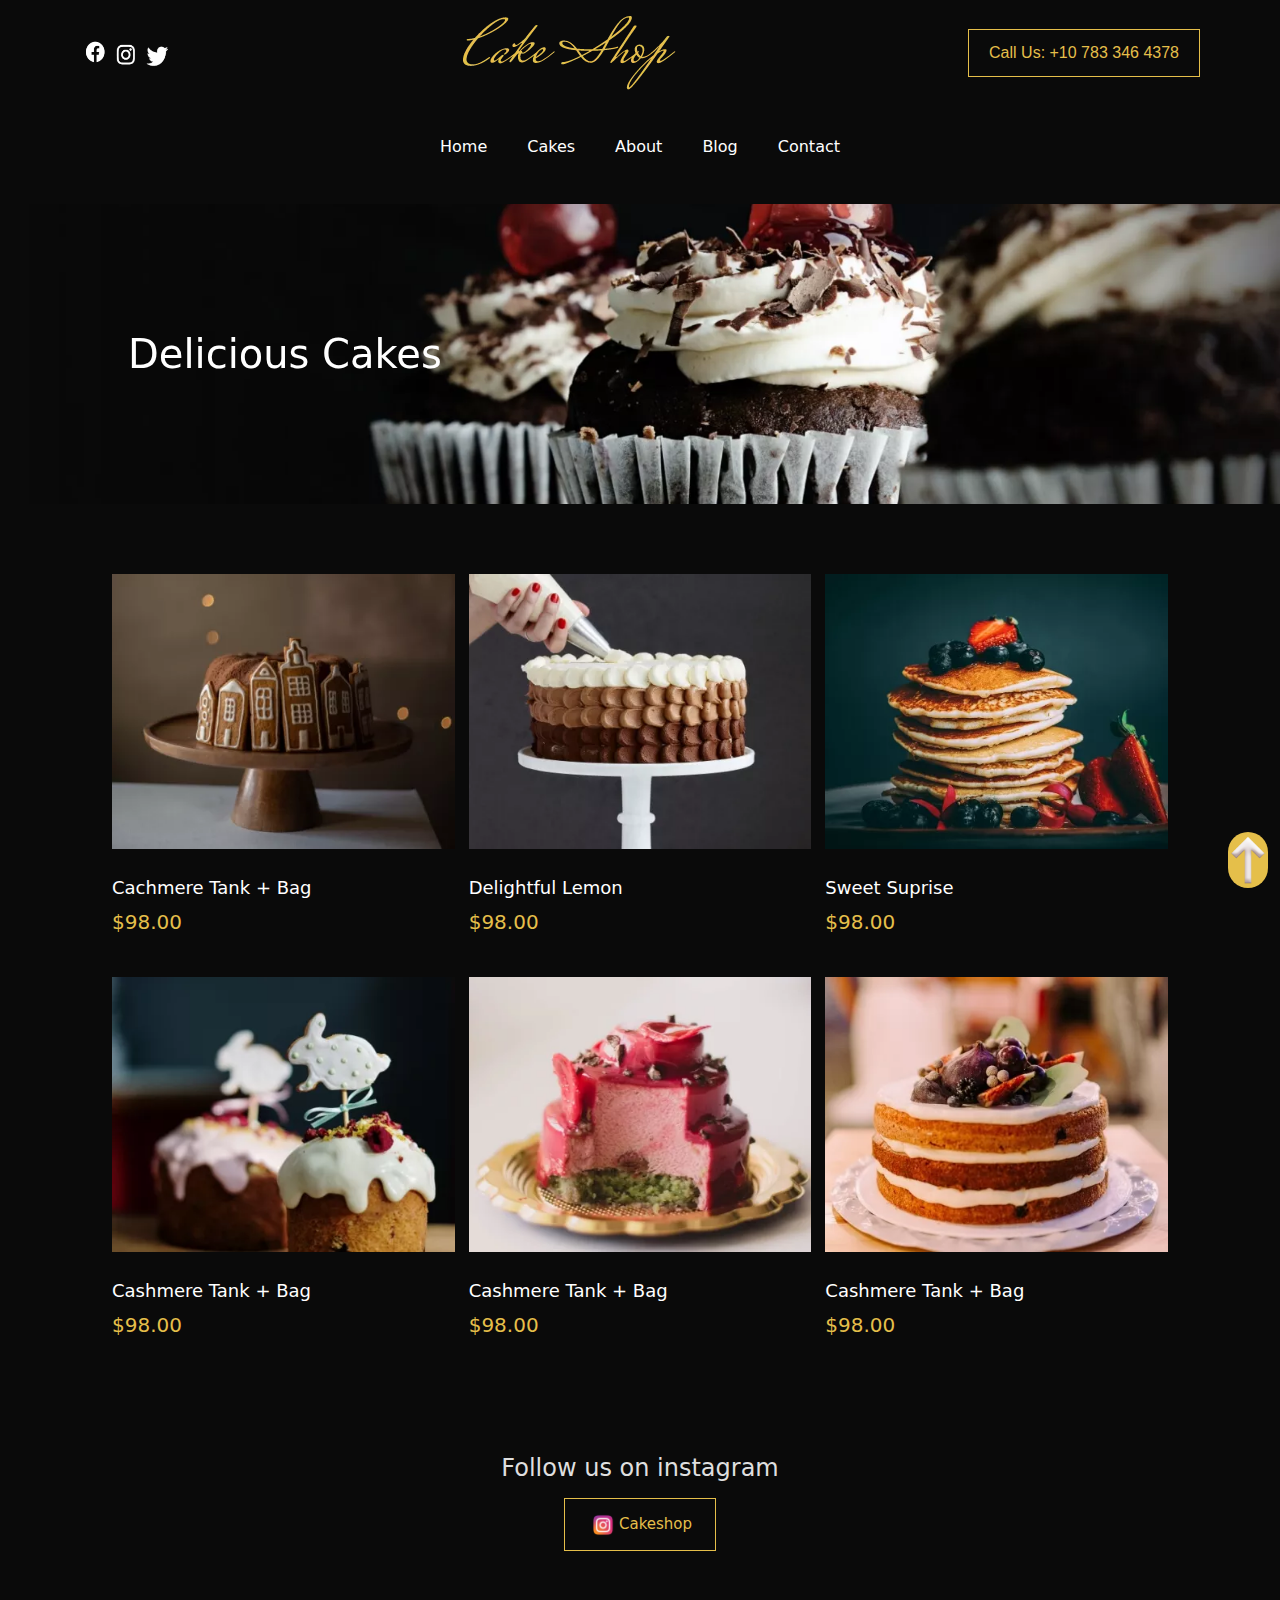
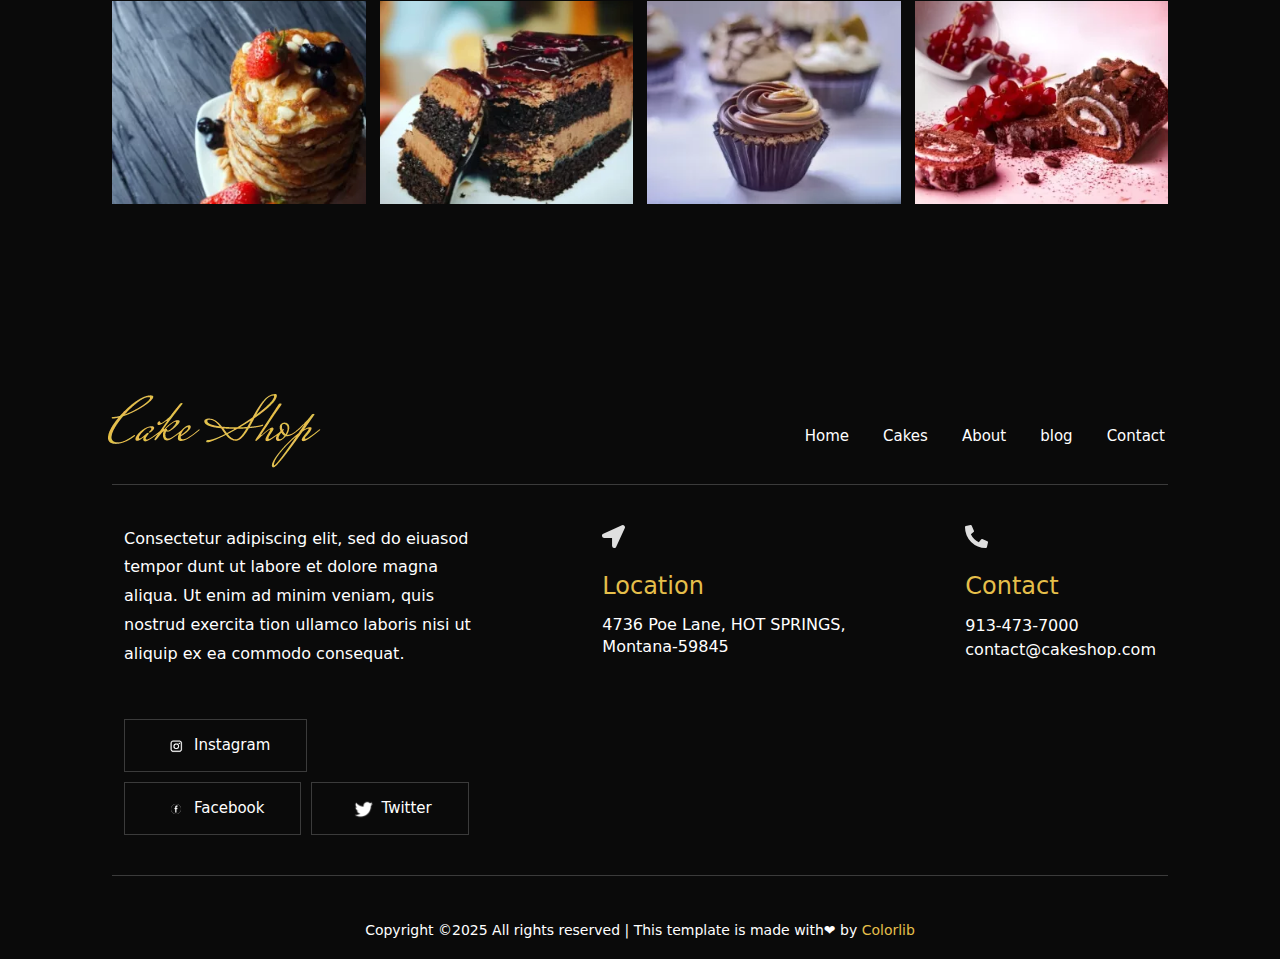
<file: tailwind4/cakes.html>
<!DOCTYPE html>
<html lang="en" dir="ltr">

<head>
    <meta charset="UTF-8">
    <meta name="viewport" content="width=device-width, initial-scale=1.0">
    <title>cakeshop</title>
    <link rel="stylesheet" href="src/output.css">
    <link rel="icon" href="assets/photo/home/logo.png.webp">
</head>
<!-- width:Mobile L-425px -->


<body class="bg-[#0a0a0a]">
    <header class="max-w-[1500px] mx-auto">
        <a href="#" class="fixed bottom-3 right-3 bg-[#E5BF4A] rounded-full z-[1]">
            <img src="assets/photo/home/4bfadeuna37a4ko7r32vkr9k8d.png" alt="direction" width="40px">
        </a>
        <div class="flex justify-between items-center px-20 as:pt-4">
            <div class="hidden as:flex items-center">
                <img src="assets/photo/home/facebook.png" alt="facebook icon" width="30px" class="h-[24px] w-[30px]">
                <img src="assets/photo/home/instagram.png" alt="instagram logo" width="30px" class="h-[30px] w-[30px]">
                <img src="assets/photo/home/twiter.png" alt="twitter logo" width="30px" class="h-[30px] w-[30px]">
            </div>
            <div class="pt-[30px] pr-[4px] pb-[13px] pl-[12px] as:p-0">
                <img src="assets/photo/home/logo.png.webp" alt="logo" width="213px">
            </div>
            <a href="#"
                class="hidden as:flex text-[#E5BF4A] border border-[#E5BF4A] px-5 py-[11px]  font-[Jost,sans-serif]">Call
                Us: +10 783 346 4378</a>
        </div>
        <nav class="flex justify-end p-[5px] bg-[#4c4c4c] as:hidden">
            <div class="bg-[#222] flex items-center p-[7px] px-[10px] rounded-[4px] gap-[5px] ">
                <button class="text-white bg-[#222222] ">
                    MENU
                </button>
                <img src="assets/photo/home/main-menu.png" alt="menu" width="18px" class="">
            </div>
        </nav>
        <nav>
            <ul class="hidden text-white as:flex gap-[40px] justify-center py-[45px]">
                <li><a href="index.html">Home</a></li>
                <li><a href="cakes.html">Cakes</a></li>
                <li><a href="about.html">About</a></li>
                <li><a href="blog.html">Blog</a></li>
                <li><a href="Contact.html">Contact</a></li>
            </ul>
        </nav>
    </header>
    <main>
        <div class="relative">
            <img src="assets/photo/home/h1_hero1.jpg.webp" alt="cake" width="425px"
                class="h-[300px] object-cover as:w-full">
            <h2
                class="absolute top-1/2 transform -translate-y-1/2 left-[12px] text-white text-[40px] font-[Poiret_One], cursive as:left-[10%]">
                Delicious Cakes</h2>
        </div>
        <div class="py-[70px] px-[12px] as:grid-cols-3 as:grid as:px-28 as:gap-x-3.5 as:max-w-[1500px] mx-auto">
            <div class="max-w-[401px] mx-auto flex flex-col pb-[40px]">
                <img src="assets/photo/home/items1.jpg.webp" alt="cake" class="mb-[25px]" width="401px">
                <a href="#" class="text-[18px] text-white mb-[6px]">Cachmere Tank + Bag</a>
                <span class="text-[#E5BF4A] font-light text-[20px]">$98.00</span>
            </div>
            <div class="max-w-[401px] mx-auto flex flex-col pb-[40px] ">
                <img src="assets/photo/home/items2.jpg.webp" alt="cake" class="mb-[25px]" width="401px">
                <a href="#" class="text-[18px] text-white mb-[6px]">Delightful Lemon</a>
                <span class="text-[#E5BF4A] font-light text-[20px]">$98.00</span>
            </div>
            <div class="max-w-[401px] mx-auto flex flex-col pb-[40px] ">
                <img src="assets/photo/home/items3.jpg.webp" alt="cake" class="mb-[25px]" width="401px">
                <a href="#" class="text-[18px] text-white mb-[6px]">Sweet Suprise</a>
                <span class="text-[#E5BF4A] font-light text-[20px]">$98.00</span>
            </div>
            <div class="max-w-[401px] mx-auto flex flex-col pb-[40px] ">
                <img src="assets/photo/home/items4.jpg.webp" alt="cake" class="mb-[25px]" width="401px">
                <a href="#" class="text-[18px] text-white mb-[6px]">Cashmere Tank + Bag</a>
                <span class="text-[#E5BF4A] font-light text-[20px]">$98.00</span>
            </div>
            <div class="max-w-[401px] mx-auto flex flex-col pb-[40px] ">
                <img src="assets/photo/home/items5.jpg.webp" alt="cake" class="mb-[25px]" width="401px">
                <a href="#" class="text-[18px] text-white mb-[6px]">Cashmere Tank + Bag</a>
                <span class="text-[#E5BF4A] font-light text-[20px]">$98.00</span>
            </div>
            <div class="max-w-[401px] mx-auto flex flex-col pb-[40px]">
                <img src="assets/photo/home/items6.jpg.webp" alt="cake" class="mb-[25px]" width="401px">
                <a href="#" class="text-[18px] text-white mb-[6px]">Cashmere Tank + Bag</a>
                <span class="text-[#E5BF4A] font-light text-[20px]">$98.00</span>
            </div>
        </div>
        <div class="mb-[80px] as:max-w-[1500px] as:mx-auto">
            <h2 class="text-[24px] text-[#DFDFDF] font-[Poiret_One], cursive mb-[12px] text-center">Follow us on
                instagram</h2>
            <div
                class="flex p-[14px] pr-[36px] pb-[13px] pl-[39px] gap-[4px] border border-[#E5BF4A] max-w-[152px] mx-auto justify-center mb-[50px]">
                <img src="assets/photo/home/—Pngtree—instagram icon instagram logo_3584852.png" alt="instagram"
                    width="24px">
                <a href="#" class="text-[#E5BF4A] text-[15px]">Cakeshop</a>
            </div>
            <div class="as:grid as:grid-cols-4 as:px-28 as:gap-x-3.5">
                <img src="assets/photo/home/instra1.jpg.webp" alt="cake2" width="401px"
                    class="mx-auto mb-[30px] w-[401px]">
                <img src="assets/photo/home/instra2.jpg.webp" alt="cake3" width="401px"
                    class="mx-auto mb-[30px] w-[401px]">
                <img src="assets/photo/home/instra3.jpg.webp" alt="cake4" width="401px"
                    class="mx-auto mb-[30px] w-[401px]">
                <img src="assets/photo/home/instra4.jpg.webp" alt="cake5" width="401px"
                    class="mx-auto mb-[30px] w-[401px]">
            </div>
        </div>
    </main>
    <footer class="max-w-[1500px] mx-auto">
        <div class="as:flex as:items-end as:justify-between as:px-24">
            <div class="mt-[80px] px-[12px]">
                <img src="assets/photo/home/logo.png.webp" alt="logo" width="213px">
            </div>
            <nav>
                <ul class="flex mb-[20px] px-[12px] as:gap-5">
                    <li><a href="#" class="p-[8px] px-[7px] font-[Jost], sans-serif text-white text-[15px]">Home</a>
                    </li>
                    <li><a href="#" class="p-[8px] px-[7px] font-[Jost], sans-serif text-white text-[15px]">Cakes</a>
                    </li>
                    <li><a href="#" class="p-[8px] px-[7px] font-[Jost], sans-serif text-white text-[15px]">About</a>
                    </li>
                    <li><a href="#" class="p-[8px] px-[7px] font-[Jost], sans-serif text-white text-[15px]">blog</a>
                    </li>
                    <li><a href="#" class="p-[8px] px-[7px] font-[Jost], sans-serif text-white text-[15px]">Contact</a>
                    </li>
                </ul>
            </nav>
        </div>
        <div
            class="grid grid-cols-1 gap-[50px] py-[40px] border-t border-b border-[rgba(255,255,255,0.2)] px-[12px] as:mx-28 as:mt-4 as:flex as:gap-28 ">
            <div>
                <p class="text-white mb-[21px] leading-[1.8] as:max-w-[547px]">Consectetur adipiscing elit, sed do
                    eiuasod tempor dunt ut
                    labore et dolore magna aliqua.
                    Ut enim ad
                    minim veniam, quis nostrud exercita tion ullamco laboris nisi ut aliquip ex ea commodo consequat.
                </p>
                <div class="flex flex-wrap mt-[50px] gap-[10px] ">
                    <div
                        class="p-[14px] pr-[36px] pb-[13px] pl-[39px] border border-[rgba(255,255,255,0.2)] flex items-center">
                        <img src="assets/photo/home/—Pngtree—white instagram icon png instagram_3562066.png"
                            alt="white instagram" width="24px">
                        <a href="#" class="text-white text-[15px] ml-1.5">Instagram</a>
                    </div>
                    <div
                        class="p-[14px] pr-[36px] pb-[13px] pl-[39px] border border-[rgba(255,255,255,0.2)] flex items-center">
                        <img src="assets/photo/home/white facebook.png" alt="white facebook" width="24px">
                        <a href="#" class="text-white text-[15px] ml-1.5">Facebook</a>
                    </div>
                    <div
                        class="p-[14px] pr-[36px] pb-[13px] pl-[39px] border border-[rgba(255,255,255,0.2)] flex items-center">
                        <img src="assets/photo/home/logo-twitter-blanc-png.png" alt="white twitter" width="24px">
                        <a href="#" class="text-white text-[15px] ml-1.5">Twitter</a>
                    </div>
                </div>
            </div>
            <div>
                <img src="assets/photo/home/location.svg" alt="location" width="23px" class="mb-[20px]">
                <h4 class="text-[#E5BF4A] text-[24px] mb-[10px] font-[Poiret_One], cursive">Location</h4>
                <p class="text-white leading-[1.4]">4736 Poe Lane, HOT SPRINGS, Montana-59845</p>
            </div>
            <div>
                <img src="assets/photo/home/phone.svg" alt="phone" width="23px" class="mb-[20px]">
                <h4 class="text-[#E5BF4A] text-[24px] mb-[10px] font-[Poiret_One], cursive">Contact</h4>
                <a href="#" class="text-white font-light">913-473-7000</a>
                <p class="text-white">contact@cakeshop.com</p>
            </div>
        </div>
        <div class="pt-[40px] px-[12px]">
            <p class="mb-[15px] text-white text-[14px] leading-[2] font-[Jost], sans-serif text-center">Copyright ©2025
                All rights reserved | This template is made with<span>&#10084;</span> by<a href="https://colorlib.com/"
                    class="text-[#E5BF4A]"> Colorlib</a></p>
        </div>
    </footer>
</body>

</html>
</file>
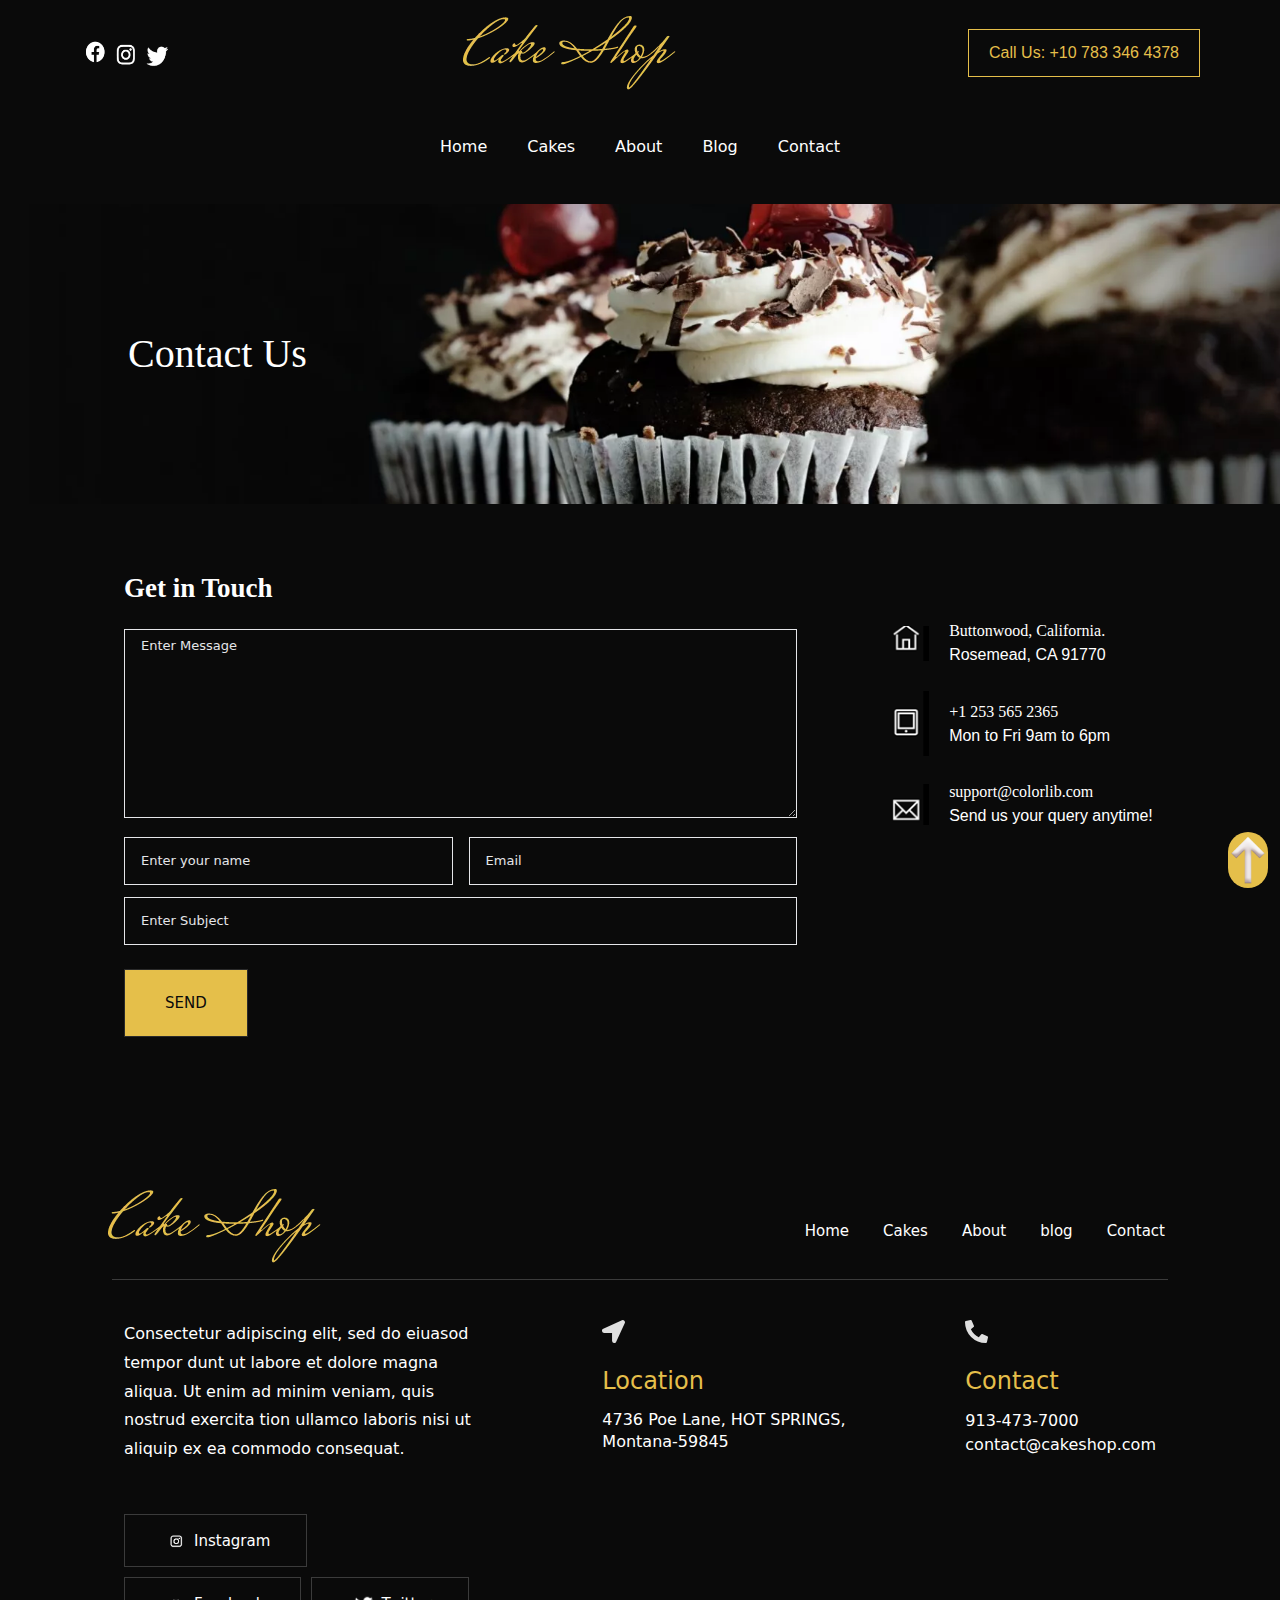
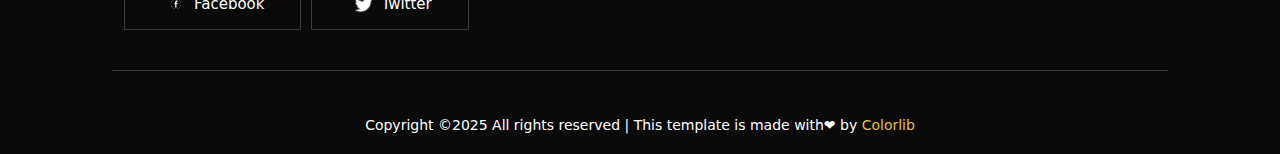
<file: tailwind4/Contact.html>
<!DOCTYPE html>
<html lang="en" dir="ltr">

<head>
    <meta charset="UTF-8">
    <meta name="viewport" content="width=device-width, initial-scale=1.0">
    <title>cakeshop</title>
    <link rel="stylesheet" href="src/output.css">
    <link rel="icon" href="assets/photo/home/logo.png.webp">
</head>
<!-- width:Mobile L-425px -->

<body class="bg-[#0a0a0a]">
    <header class="max-w-[1500px] mx-auto">
        <a href="#" class="fixed bottom-3 right-3 bg-[#E5BF4A] rounded-full z-[1]">
            <img src="assets/photo/home/4bfadeuna37a4ko7r32vkr9k8d.png" alt="direction" width="40px">
        </a>
        <div class="flex justify-between items-center px-20 as:pt-4">
            <div class="hidden as:flex items-center">
                <img src="assets/photo/home/facebook.png" alt="facebook icon" width="30px" class="h-[24px] w-[30px]">
                <img src="assets/photo/home/instagram.png" alt="instagram logo" width="30px" class="h-[30px] w-[30px]">
                <img src="assets/photo/home/twiter.png" alt="twitter logo" width="30px" class="h-[30px] w-[30px]">
            </div>
            <div class="pt-[30px] pr-[4px] pb-[13px] pl-[12px] as:p-0">
                <img src="assets/photo/home/logo.png.webp" alt="logo" width="213px">
            </div>
            <a href="#"
                class="hidden as:flex text-[#E5BF4A] border border-[#E5BF4A] px-5 py-[11px]  font-[Jost,sans-serif]">Call
                Us: +10 783 346 4378</a>
        </div>
        <nav class="flex justify-end p-[5px] bg-[#4c4c4c] as:hidden">
            <div class="bg-[#222] flex items-center p-[7px] px-[10px] rounded-[4px] gap-[5px] ">
                <button class="text-white bg-[#222222] ">
                    MENU
                </button>
                <img src="assets/photo/home/main-menu.png" alt="menu" width="18px" class="">
            </div>
        </nav>
        <nav>
            <ul class="hidden text-white as:flex gap-[40px] justify-center py-[45px]">
                <li><a href="index.html">Home</a></li>
                <li><a href="cakes.html">Cakes</a></li>
                <li><a href="about.html">About</a></li>
                <li><a href="blog.html">Blog</a></li>
                <li><a href="Contact.html">Contact</a></li>
            </ul>
        </nav>
    </header>
    <main class="as:max-w-[1500px] as:mx-auto">
        <div class="relative">
            <img src="assets/photo/home/h1_hero1.jpg.webp" alt="cake" width="425px"
                class="h-[300px] as:w-full object-cover">
            <h2
                class="absolute left-3 top-1/2 -translate-y-1/2 text-[40px] text-white font-[Poiret_One,cursive] as:left-[10%]">
                Contact Us</h2>
        </div>
        <div class="as:grid as:grid-cols-[5fr_2fr] as:px-28 as:items-baseline as:gap-x-20">
            <div>
                <h2 class="text-[27px] font-semibold text-white mb-5 font-[Poiret_One,cursive] mt-16 ml-3">Get in Touch
                </h2>
                <div class="mb-10 grid grid-cols-1 pl-3 pr-3">
                    <div>
                        <form action="#" method="post">
                            <textarea name="message" id="message" name="message" placeholder="Enter Message"
                                class="border border-[#e5e6e9] text-[13px] text-[#212529] px-3 py-1.5 pl-4 bg-transparent w-[380px] h-[189px] placeholder:text-[#e5e6e9] as:w-full as:max-w-210 mb-3"></textarea>
                            <div class="as:justify-between as:flex as:max-w-210 gap-x-4">
                                <input type="text" id="name" name="name" placeholder="Enter your name" required
                                    class="border border-[#e5e6e9] text-[13px] px-3 py-1.5 pl-4 bg-transparent w-[380px] h-[48px] text-[#212529] placeholder:text-[#e5e6e9] mb-3 as:w-full as:max-w-210">
                                <input type="email" name="email" placeholder="Email" required
                                    class="border border-[#e5e6e9] text-[13px] px-3 py-1.5 pl-4 bg-transparent w-[380px] h-[48px] text-[#212529] placeholder:text-[#e5e6e9] mb-3 as:mb-0 as:w-full as:max-w-210">
                            </div>
                            <input type="text" name="subject" placeholder="Enter Subject"
                                class="border border-[#e5e6e9] text-[13px] px-3 py-1.5 pl-4 bg-transparent w-[380px] h-[48px] text-[#212529] placeholder:text-[#e5e6e9] mb-2 as:w-full as:max-w-210"><br>
                            <button type="submit"
                                class="bg-[#E5BF4A] border border-[#2A2A2A] text-[#0A0A0A] text-[15px] py-5.5 px-10 mt-4 mb-8">SEND</button>
                        </form>
                    </div>
                </div>
            </div>
            <div class="relative top-16">
                <div>
                    <div class="flex gap-5 items-center mb-6">
                        <img src="assets/photo/home/1.png" alt="home" width="40px">
                        <div>
                            <h3 class="text-white font-[Poiret_One,cursive] font-medium">Buttonwood, California.</h3>
                            <p class="text-white font-[Jost,sans-serif]">Rosemead, CA 91770</p>
                        </div>
                    </div>
                    <div class="flex gap-5 items-center mb-6">
                        <img src="assets/photo/home/2.png" alt="home" width="40px">
                        <div>
                            <h3 class="text-white font-[Poiret_One,cursive] font-medium">+1 253 565 2365</h3>
                            <p class="text-white font-[Jost,sans-serif]">Mon to Fri 9am to 6pm</p>
                        </div>
                    </div>
                    <div class="flex gap-5 items-center mb-6">
                        <img src="assets/photo/home/3.png" alt="home" width="40px">
                        <div>
                            <h3 class="text-white font-[Poiret_One,cursive] font-medium">support@colorlib.com</h3>
                            <p class="text-white font-[Jost,sans-serif]">Send us your query anytime!</p>
                        </div>
                    </div>
                </div>
            </div>
        </div>
    </main>
    <footer class="max-w-[1500px] mx-auto">
        <div class="as:flex as:items-end as:justify-between as:px-24">
            <div class="mt-[80px] px-[12px]">
                <img src="assets/photo/home/logo.png.webp" alt="logo" width="213px">
            </div>
            <nav>
                <ul class="flex mb-[20px] px-[12px] as:gap-5">
                    <li><a href="#" class="p-[8px] px-[7px] font-[Jost], sans-serif text-white text-[15px]">Home</a>
                    </li>
                    <li><a href="#" class="p-[8px] px-[7px] font-[Jost], sans-serif text-white text-[15px]">Cakes</a>
                    </li>
                    <li><a href="#" class="p-[8px] px-[7px] font-[Jost], sans-serif text-white text-[15px]">About</a>
                    </li>
                    <li><a href="#" class="p-[8px] px-[7px] font-[Jost], sans-serif text-white text-[15px]">blog</a>
                    </li>
                    <li><a href="#" class="p-[8px] px-[7px] font-[Jost], sans-serif text-white text-[15px]">Contact</a>
                    </li>
                </ul>
            </nav>
        </div>
        <div
            class="grid grid-cols-1 gap-[50px] py-[40px] border-t border-b border-[rgba(255,255,255,0.2)] px-[12px] as:mx-28 as:mt-4 as:flex as:gap-28 ">
            <div>
                <p class="text-white mb-[21px] leading-[1.8] as:max-w-[547px]">Consectetur adipiscing elit, sed do
                    eiuasod tempor dunt ut
                    labore et dolore magna aliqua.
                    Ut enim ad
                    minim veniam, quis nostrud exercita tion ullamco laboris nisi ut aliquip ex ea commodo consequat.
                </p>
                <div class="flex flex-wrap mt-[50px] gap-[10px] ">
                    <div
                        class="p-[14px] pr-[36px] pb-[13px] pl-[39px] border border-[rgba(255,255,255,0.2)] flex items-center">
                        <img src="assets/photo/home/—Pngtree—white instagram icon png instagram_3562066.png"
                            alt="white instagram" width="24px">
                        <a href="#" class="text-white text-[15px] ml-1.5">Instagram</a>
                    </div>
                    <div
                        class="p-[14px] pr-[36px] pb-[13px] pl-[39px] border border-[rgba(255,255,255,0.2)] flex items-center">
                        <img src="assets/photo/home/white facebook.png" alt="white facebook" width="24px">
                        <a href="#" class="text-white text-[15px] ml-1.5">Facebook</a>
                    </div>
                    <div
                        class="p-[14px] pr-[36px] pb-[13px] pl-[39px] border border-[rgba(255,255,255,0.2)] flex items-center">
                        <img src="assets/photo/home/logo-twitter-blanc-png.png" alt="white twitter" width="24px">
                        <a href="#" class="text-white text-[15px] ml-1.5">Twitter</a>
                    </div>
                </div>
            </div>
            <div>
                <img src="assets/photo/home/location.svg" alt="location" width="23px" class="mb-[20px]">
                <h4 class="text-[#E5BF4A] text-[24px] mb-[10px] font-[Poiret_One], cursive">Location</h4>
                <p class="text-white leading-[1.4]">4736 Poe Lane, HOT SPRINGS, Montana-59845</p>
            </div>
            <div>
                <img src="assets/photo/home/phone.svg" alt="phone" width="23px" class="mb-[20px]">
                <h4 class="text-[#E5BF4A] text-[24px] mb-[10px] font-[Poiret_One], cursive">Contact</h4>
                <a href="#" class="text-white font-light">913-473-7000</a>
                <p class="text-white">contact@cakeshop.com</p>
            </div>
        </div>
        <div class="pt-[40px] px-[12px]">
            <p class="mb-[15px] text-white text-[14px] leading-[2] font-[Jost], sans-serif text-center">Copyright ©2025
                All rights reserved | This template is made with<span>&#10084;</span> by<a href="https://colorlib.com/"
                    class="text-[#E5BF4A]"> Colorlib</a></p>
        </div>
    </footer>
</body>

</html>
</file>
<file: دیجی نیوز sass/scss/main.css>
* {
  padding: 0;
  margin: 0;
  box-sizing: border-box;
}

a {
  text-decoration: none;
  display: inline-block;
  color: inherit;
}

span {
  display: inline-block;
}

body {
  min-height: 100vh;
}

.container {
  margin-left: auto;
  margin-right: auto;
  max-width: 1098.52px;
  width: 100%;
}

.header,
.logo,
.login {
  display: flex;
  align-items: center;
  justify-content: space-between;
}

header {
  background-image: url(../assets/images/Group1478.jpg);
  background-repeat: no-repeat;
  background-size: cover;
  border: 0.44px solid rgba(17, 17, 17, 0.5019607843);
  border-top-left-radius: 30px;
  border-top-right-radius: 30px;
}

.gradient {
  background: radial-gradient(21.54% 25.71% at 49.98% 30.38%, rgba(250, 251, 252, 0.8) 0%, rgba(250, 251, 252, 0) 100%), linear-gradient(0deg, #FAFBFC 26.99%, rgba(250, 251, 252, 0) 58.87%);
  opacity: 10%;
  position: absolute;
  top: 133.66px;
  left: 2.16px;
  width: 100%;
  height: 588.65px;
}

.header {
  gap: 773.76px;
  padding: 30px 0 68.16px 0;
}
.header .logo {
  gap: 9.74px;
}
.header .logo .h1-1 {
  font-weight: 600;
  font-size: 21.24px;
  color: #444BFF;
}
.header .login {
  gap: 21.24px;
  font-size: 14.16px;
  font-weight: 400;
}
@media (max-width: 480px) {
  .header {
    gap: 0;
    padding: 12px;
  }
}

.login button:first-child {
  background-color: transparent;
  border: none;
  color: #111111;
}
.login button:last-child {
  border-radius: 3.54px;
  background-color: #444BFF;
  color: #FFFFFF;
  padding: 7.08px 21.24px;
  border: none;
}

.img1 {
  position: absolute;
  left: 976.84px;
}

.header2 {
  position: relative;
  text-align: center;
}
.header2 .h2 {
  padding: 28.33px 0 23.24px 0;
  font-weight: 700;
  font-size: 33.64px;
  color: #444BFF;
}
.header2 .h3 {
  font-weight: 400;
  font-size: 24.63px;
  color: #111111;
  padding-bottom: 29.27px;
}

nav {
  max-width: 623px;
  margin: 0 auto;
  padding: 7.2px 7.08px;
  border-radius: 5.31px;
  border: 0.89px solid rgba(17, 17, 17, 0.0784313725);
  box-shadow: 0px 3.54px 8.85px 0px rgba(17, 17, 17, 0.0196078431);
  margin-bottom: 86.75px;
  background-color: #FFFFFF;
}
nav .ul {
  display: flex;
  justify-content: center;
  align-items: center;
  gap: 28.33px;
}
nav .ul li {
  list-style-type: none;
}
nav .ul li a {
  font-weight: 400;
  font-size: 14.16px;
  color: #111111;
}
nav .ul li:last-child a {
  border-radius: 3.54px;
  background-color: #444BFF;
  box-shadow: 0px 0.89px 2.66px 0px rgba(0, 0, 0, 0.0509803922);
  font-weight: 600;
  font-size: 14.16px;
  color: #FFFFFF;
  padding: 7.08px 14.16px;
}

.windows {
  text-align: center;
  border-radius: 32.32px;
  position: relative;
  margin-bottom: 144px;
  border: 1.01px solid;
  border-image-source: linear-gradient(95.86deg, #FFFFFF 16.86%, #6864FF 52.32%, #FFFFFF 101.43%);
}
@media (max-width: 480px) {
  .windows .windows-12 {
    width: 100%;
  }
}
@media (max-width: 480px) {
  .windows .windows-bottom {
    width: 45%;
    height: 70%;
  }
}
@media (max-width: 480px) {
  .windows .windows-bottom .h2-2 {
    font-size: 16px;
    min-width: 130px;
    left: 60px;
    position: relative;
  }
}
@media (max-width: 480px) {
  .windows .windows-bottom .h3-2 {
    min-width: 130px;
    font-size: 14px;
    left: 60px;
    position: relative;
  }
}
.windows .windows-text,
.windows .felesh {
  position: absolute;
  right: 50%;
  transform: translateX(50%);
  max-width: 1019.73px;
  width: 100%;
  display: flex;
  justify-content: space-between;
}
@media (max-width: 480px) {
  .windows .felesh img {
    bottom: 130px;
    position: relative;
  }
}
.windows .windows-text {
  top: 42.49px;
}
.windows .felesh {
  top: 232.8px;
}
.windows .windows-text-right,
.windows .windows-text-left {
  display: flex;
  align-items: center;
  gap: 5px;
}
.windows .windows-text-right span,
.windows .windows-text-left span {
  color: #FFFFFF;
  font-weight: 600;
  font-size: 16.95px;
}
.windows-bottom {
  max-width: 786.05px;
  background: linear-gradient(265.65deg, rgba(118, 117, 218, 0.2) -0.02%, rgba(0, 0, 0, 0) 53.53%);
  border-radius: 30.39px;
  border: 1.01px solid;
  border-image-source: linear-gradient(95.86deg, #FFFFFF 16.86%, #6864FF 52.32%, #FFFFFF 101.43%);
  position: absolute;
  bottom: 0;
  left: 50%;
  transform: translate(-50%, 50%);
  padding: 26.56px 96.79px 26.96px 98.26px;
  -webkit-backdrop-filter: blur(126.58px);
          backdrop-filter: blur(126.58px);
}
.windows-bottom .h2-2 {
  color: #FFFFFF;
  margin-bottom: 8.46px;
  font-weight: 700;
  font-size: 31.83px;
}
.windows-bottom .h3-2 {
  color: #FFFFFF;
  font-weight: 600;
  font-size: 18.68px;
}

.maghale {
  display: flex;
  gap: 354.07px;
  justify-content: flex-end;
  align-items: center;
  margin-bottom: 38.06px;
}
.maghale .h4 {
  position: absolute;
  right: 50%;
  transform: translateX(50%);
  font-weight: 700;
  font-size: 26.56px;
  color: #444BFF;
}

.maghale a {
  border-radius: 7.97px;
  font-weight: 700;
  font-size: 13.28px;
  color: #444BFF;
  padding: 10.62px 9.86px 10.98px 14.16px;
  background: rgba(68, 75, 255, 0.1019607843);
}
.maghale-grid {
  display: grid;
  grid-template-columns: repeat(3, 1fr);
  -moz-column-gap: 14.16px;
       column-gap: 14.16px;
  margin-bottom: 19.47px;
}
.maghale-grid .maghale-1 div {
  margin-bottom: 23.02px;
}
.maghale-grid .maghale-1 div a {
  border-radius: 7.08px;
  font-weight: 400;
  font-size: 15.93px;
}
.maghale-grid .maghale-1 img {
  margin-bottom: 17.7px;
}
.maghale-grid .maghale-1:nth-child(1) div a:first-child {
  margin-left: 4.43px;
  background-color: rgba(193, 21, 116, 0.1019607843);
  color: #C11574;
  padding: 5.31px 14.11px 5.21px 14.16px;
}
.maghale-grid .maghale-1:nth-child(1) div a:last-child {
  background-color: rgba(68, 75, 255, 0.1019607843);
  color: #444BFF;
  padding: 5.31px 9.93px 5.21px 9.74px;
}
.maghale-grid .maghale-1:nth-child(2) div a:first-child {
  background-color: rgba(68, 75, 255, 0.1019607843);
  margin-left: 6.2px;
  color: #444BFF;
  padding: 5.31px 7.03px 5.21px 7.08px;
}
.maghale-grid .maghale-1:nth-child(2) div a:last-child {
  background-color: rgba(2, 120, 71, 0.1019607843);
  color: #027847;
  padding: 5.31px 9.87px 5.21px 8.85px;
}
.maghale-grid .maghale-1:nth-child(3) div a:first-child {
  background-color: rgba(193, 21, 116, 0.1019607843);
  color: #C11574;
  margin-left: 6.2px;
  padding: 5.31px 17.37px 5.21px 17.7px;
}
.maghale-grid .maghale-1:nth-child(3) div a:last-child {
  background-color: rgba(68, 75, 255, 0.1019607843);
  color: #444BFF;
  padding: 5.31px 11.83px 5.21px 12.39px;
}
.maghale-grid .maghale-1 .h4-2 {
  font-weight: 600;
  font-size: 17.7px;
  line-height: 26.56px;
  color: #111111;
  margin-bottom: 16.81px;
}
.maghale-grid .maghale-1 .p {
  font-weight: 400;
  font-size: 15.93px;
  line-height: 23.9px;
  text-align: justify;
  color: #667085;
  margin-bottom: 30px;
}
@media (max-width: 480px) {
  .maghale-grid .maghale-1 .p {
    max-width: 400px;
    margin-right: 10px;
  }
}

.maghale-grid .maghale-1 .p a {
  text-decoration-line: underline;
  text-decoration-style: solid;
  text-underline-position: from-font;
  -webkit-text-decoration-skip-ink: none;
          text-decoration-skip-ink: none;
}
.maghale-grid .maghale-1 .profile {
  display: flex;
  gap: 12.9px;
  align-items: center;
}
.maghale-grid .maghale-1 .profile div {
  display: flex;
  flex-direction: column;
  row-gap: 3.13px;
}
.maghale-grid .maghale-1 .profile div span:first-child {
  font-weight: 600;
  font-size: 12.46px;
  color: #000000;
}
.maghale-grid .maghale-1 .profile div span:last-child {
  font-weight: 400;
  font-size: 12.46px;
  color: #667085;
}
.maghale-grid .maghale-1 .profile img {
  border-radius: 59.31px;
  max-width: 42.49px;
  max-height: 44.26px;
}

.square,
.square2 {
  position: absolute;
  z-index: -1;
}

.square {
  top: 980px;
  right: 120px;
}

.square2 {
  top: 1535px;
  left: 120px;
}

.faza {
  display: grid;
  grid-template-columns: repeat(2, 1fr);
  gap: 53.11px;
  margin-bottom: 62.85px;
}
.faza-link {
  margin-bottom: 8.85px;
}
.faza-link a {
  border-radius: 7.08px;
  font-size: 15.93px;
  font-weight: 400;
}
.faza-link a:first-child {
  background-color: rgba(68, 75, 255, 0.1019607843);
  color: #444BFF;
  padding: 5.31px 13.32px 5.21px 14.16px;
  margin-left: 10.62px;
}
.faza-link a:last-child {
  background-color: rgba(193, 21, 116, 0.1019607843);
  color: #C11574;
  padding: 5.31px 14.91px 5.21px 14.16px;
}
@media (max-width: 480px) {
  .faza {
    grid-template-columns: 1fr;
  }
}

.faza-article h4 {
  font-weight: 700;
  font-size: 27.44px;
  line-height: 53.1px;
  color: #111111;
  margin-bottom: 8.85px;
}
.faza-article p {
  font-weight: 400;
  font-size: 22.13px;
  line-height: 42.82px;
  text-align: justify;
  color: #667085;
}
.faza-article p a {
  color: #444BFF;
  position: relative;
}
.faza-article p a::after {
  content: "";
  position: absolute;
  border: 0.89px solid #444BFF;
  bottom: 0;
  width: 100%;
  left: 0;
}

.faza-pic {
  position: relative;
}
.faza-pic img:nth-child(2),
.faza-pic img:nth-child(3) {
  position: absolute;
}
.faza-pic img:nth-child(2) {
  left: 300px;
  top: -120px;
}
.faza-pic img:nth-child(3) {
  left: 0;
  top: 20px;
}

section:nth-child(4) .maghale-aks > .square2 {
  top: 2300px;
  transform: rotateY(180deg);
  right: 120px;
}

@media (max-width: 480px) {
  .maghale-grid {
    grid-template-columns: 1fr;
    text-align: center;
  }
}
.h4-3 {
  text-align: center;
  font-weight: 700;
  font-size: 26.56px;
  color: #444BFF;
  margin-bottom: 51.17px;
}

.video {
  position: relative;
  margin-bottom: 51.12px;
}
@media (max-width: 480px) {
  .video img:first-child {
    max-width: 450px;
  }
}
@media (max-width: 480px) {
  .video .volume {
    top: 120px;
    right: 30px;
  }
}
@media (max-width: 480px) {
  .video .volume img {
    transform: scale(0.7);
  }
}
@media (max-width: 480px) {
  .video .volume img:last-child {
    top: 53px;
  }
}
@media (max-width: 480px) {
  .video .h4-4 {
    font-size: 14px !important;
    right: 55px !important;
  }
}

.volume {
  display: flex;
  flex-direction: column;
  justify-content: center;
  align-items: center;
  position: absolute;
  top: 50%;
  right: 45px;
  transform: translateY(-50%);
}
.volume img {
  position: absolute;
}
.volume img:last-child {
  bottom: -100px;
}

.volume img:nth-child(2),
.volume img:nth-child(3) {
  bottom: -70px;
}

.video .h4-4 {
  position: absolute;
  bottom: 160px;
  right: 20.36px;
  color: #FFFFFF;
  font-weight: 700;
  font-size: 27.44px;
}
.video img:nth-child(5) {
  padding: 8.33px 8.33px 8.33px 8.97px;
  border-radius: 50%;
  background-color: #FFFFFF;
}
.video > img:not(img:first-child) {
  position: relative;
  right: 440px;
  bottom: 60px;
  opacity: 90%;
}
@media (max-width: 480px) {
  .video .dokme {
    right: 150px !important;
    transform: scale(0.9);
  }
}

.bar {
  position: absolute;
  right: 50%;
  transform: translateX(50%);
  bottom: 115px;
  display: flex;
  align-items: center;
  -moz-column-gap: 13px;
       column-gap: 13px;
}
.bar span {
  color: #FFFFFF;
  font-weight: 700;
  font-size: 15.38px;
  font-family: system-ui, -apple-system, BlinkMacSystemFont, "Segoe UI", Roboto, Oxygen, Ubuntu, Cantarell, "Open Sans", "Helvetica Neue", sans-serif;
}
@media (max-width: 480px) {
  .bar {
    transform: scale(0.7);
    right: -60px;
  }
}

.playback-tape {
  position: relative;
}
.playback-tape img:nth-child(2),
.playback-tape img:nth-child(3) {
  position: absolute;
}
.playback-tape img:nth-child(2) {
  left: 0;
  top: 50%;
}
.playback-tape img:nth-child(3) {
  top: 0;
  transform: translateY(50%);
  left: 365.24px;
}

section:nth-child(5) > img {
  top: 2870px;
  z-index: -1;
  left: 120px;
}

.Laptop-buying-guide {
  display: grid;
  grid-template-columns: repeat(3, 1fr);
  gap: 17.45px;
  align-items: baseline;
  margin-bottom: 43.37px;
}
@media (max-width: 480px) {
  .Laptop-buying-guide {
    grid-template-columns: 1fr;
    text-align: center;
  }
}

.Laptop-buying-guide img {
  margin-bottom: 10px;
}
.Laptop-buying-guide .h4-5 {
  font-weight: 700;
  font-size: 18.23px;
  line-height: 35.27px;
  color: #111111;
}
.Laptop-buying-guide div:last-child .h4-5 {
  line-height: 39.33px;
}

.laptop-link {
  text-align: center;
  max-width: 1094.97px;
  margin: 0 auto;
  border-bottom: 0.89px solid #DADADA;
}
.laptop-link a {
  font-weight: 700;
  font-size: 26.56PX;
  color: #444BFF;
  margin-bottom: 85.7px;
}

section:nth-child(7) {
  margin-top: 76.13px;
}

.most-visited-container {
  display: flex;
  justify-content: center;
  align-items: center;
  gap: 21.32px;
  margin-bottom: 29.21px;
}
.most-visited-container .h4-6 {
  font-weight: 700;
  font-size: 26.56px;
  color: #111111;
}

.category-link {
  margin-bottom: 100.47px;
  display: flex;
  justify-content: center;
}
.category-link ul {
  list-style-type: none;
  display: flex;
  flex-wrap: wrap;
  justify-content: center;
  -moz-column-gap: 18px;
       column-gap: 18px;
  row-gap: 24px;
  max-width: 587.87px;
}
.category-link ul li a {
  padding: 9.74px 23.9px;
  border-radius: 8.85px;
}
.category-link ul li:nth-child(1) a {
  background-color: #E4E6E9;
  color: #818284;
}
.category-link ul li:nth-child(2) a {
  background-color: #E6E6FF;
  color: #6456AE;
}
.category-link ul li:nth-child(3) a {
  background-color: #DDFEF6;
  color: #67B3C3;
}

.category-link ul li:nth-child(4) a {
  background-color: #FFEFF7;
  color: #B86384;
}
.category-link ul li:nth-child(5) a {
  background-color: #E5FFB3;
  color: #7B974D;
}
.category-link ul li:nth-child(6) a {
  background-color: #D7EDFE;
  color: #607BC2;
}
.category-link ul li:nth-child(7) a {
  background-color: #FCF7DA;
  color: #BD8636;
}

@media (max-width: 480px) {
  .del {
    display: none;
  }
}

@media (max-width: 480px) {
  .sayare {
    max-width: 450px;
  }
}

.social img {
  position: static;
}

.footer {
  display: grid;
  grid-template-columns: repeat(4, 1fr);
  -moz-column-gap: 78px;
       column-gap: 78px;
  padding-top: 42.49px;
  padding-bottom: 37.45px;
}
.footer-background {
  background-color: #F4F5F7;
}
.footer ul {
  list-style-type: none;
}
.footer-column1 span {
  font-weight: 600;
  font-size: 17.7px;
  color: #444BFF;
  margin-bottom: 19.92px;
}
.footer-column1 .h5-2 {
  font-weight: 600;
  font-size: 15.93px;
  color: #666666;
  margin-bottom: 16.82px;
}
.footer-column2 span, .footer-column3 span {
  font-weight: 600;
  font-size: 17.7px;
  color: #000000;
  margin-bottom: 19.92px;
}
.footer-column2 ul li a, .footer-column3 ul li a {
  margin-bottom: 16.82px;
  font-weight: 600;
  font-size: 15.93px;
  color: #666666;
}
@media (max-width: 480px) {
  .footer {
    max-width: 480px;
    grid-template-columns: repeat(3, 1fr);
  }
}

.footer-column4 {
  display: flex;
  flex-direction: column;
}
.footer-column4 span {
  font-weight: 600;
  font-size: 15.93px;
  color: #000000;
  margin-bottom: 19.26px;
}
@media (max-width: 480px) {
  .footer-column4 {
    grid-column: 1/4;
    align-items: center;
  }
}

.membership-flex {
  display: flex;
  align-items: center;
  gap: 7.08px;
  margin-bottom: 74.36px;
}
.membership-flex .membership-input {
  position: relative;
}
.membership-flex .membership-input img {
  position: absolute;
  right: 11.51px;
  top: 50%;
  transform: translateY(-50%);
}
.membership-flex .membership-input input {
  background-color: #FFFFFF;
  border-radius: 7.08px;
  border: none;
  padding: 11.34px 11.51px 12.04px 107.11px;
}

.membership-input input::-moz-placeholder {
  padding-right: 42.1px;
  font-weight: 400;
  font-size: 12.84px;
  color: #B5B5B5;
}

.membership-input input::placeholder {
  padding-right: 42.1px;
  font-weight: 400;
  font-size: 12.84px;
  color: #B5B5B5;
}

.membership-flex a {
  border-radius: 7.08px;
  background-color: #444BFF;
  padding: 10.62px 10.65px 10.75px 13.28px;
  color: #FFFFFF;
  font-weight: 600;
  font-size: 14.21px;
}

.social {
  text-align: left;
}
.social img {
  margin-right: 26.56px;
}

.footer {
  position: relative;
}
.footer > img {
  position: absolute;
}
.footer .pic1 {
  left: -120px;
}
@media (max-width: 480px) {
  .footer .pic1 {
    left: 90px;
  }
}
.footer .pic2 {
  top: 70px;
  right: -20px;
}

.footer-bottom {
  padding: 14.05px 399.68px 15.83px 400.99px;
  background-color: #444BFF;
  border-bottom-left-radius: 30px;
  border-bottom-right-radius: 30px;
}
.footer-bottom .h6 {
  text-align: center;
  font-weight: 600;
  font-size: 15.93px;
  color: #FFFFFF;
}
@media (max-width: 480px) {
  .footer-bottom .h6 {
    text-wrap: nowrap;
    margin: 0 auto;
    font-size: 12px;
  }
}
@media (max-width: 480px) {
  .footer-bottom {
    padding: 8px;
    max-width: 480px;
    max-height: 90px;
    text-align: center;
  }
}

@media (max-width: 480px) {
  .square {
    display: none;
  }
}/*# sourceMappingURL=main.css.map */
</file>
<file: tailwind4/style2.css>
.gridarea {
    display: grid;
    grid-template-areas: "main main main main main sidebar";
}

main {
    grid-area: main;
}

aside {
    grid-area: sidebar;
}
</file>
<file: tailwind4/src/output.css>
/*! tailwindcss v4.0.14 | MIT License | https://tailwindcss.com */
@layer theme, base, components, utilities;
@layer theme {
  :root, :host {
    --font-sans: ui-sans-serif, system-ui, sans-serif, "Apple Color Emoji",
      "Segoe UI Emoji", "Segoe UI Symbol", "Noto Color Emoji";
    --font-mono: ui-monospace, SFMono-Regular, Menlo, Monaco, Consolas, "Liberation Mono",
      "Courier New", monospace;
    --color-amber-300: oklch(0.879 0.169 91.605);
    --color-white: #fff;
    --spacing: 0.25rem;
    --text-4xl: 2.25rem;
    --text-4xl--line-height: calc(2.5 / 2.25);
    --font-weight-light: 300;
    --font-weight-medium: 500;
    --font-weight-semibold: 600;
    --font-weight-bold: 700;
    --tracking-wider: 0.05em;
    --radius-md: 0.375rem;
    --default-font-family: var(--font-sans);
    --default-font-feature-settings: var(--font-sans--font-feature-settings);
    --default-font-variation-settings: var(
      --font-sans--font-variation-settings
    );
    --default-mono-font-family: var(--font-mono);
    --default-mono-font-feature-settings: var(
      --font-mono--font-feature-settings
    );
    --default-mono-font-variation-settings: var(
      --font-mono--font-variation-settings
    );
  }
}
@layer base {
  *, ::after, ::before, ::backdrop, ::file-selector-button {
    box-sizing: border-box;
    margin: 0;
    padding: 0;
    border: 0 solid;
  }
  html, :host {
    line-height: 1.5;
    -webkit-text-size-adjust: 100%;
    tab-size: 4;
    font-family: var( --default-font-family, ui-sans-serif, system-ui, sans-serif, "Apple Color Emoji", "Segoe UI Emoji", "Segoe UI Symbol", "Noto Color Emoji" );
    font-feature-settings: var(--default-font-feature-settings, normal);
    font-variation-settings: var( --default-font-variation-settings, normal );
    -webkit-tap-highlight-color: transparent;
  }
  body {
    line-height: inherit;
  }
  hr {
    height: 0;
    color: inherit;
    border-top-width: 1px;
  }
  abbr:where([title]) {
    -webkit-text-decoration: underline dotted;
    text-decoration: underline dotted;
  }
  h1, h2, h3, h4, h5, h6 {
    font-size: inherit;
    font-weight: inherit;
  }
  a {
    color: inherit;
    -webkit-text-decoration: inherit;
    text-decoration: inherit;
  }
  b, strong {
    font-weight: bolder;
  }
  code, kbd, samp, pre {
    font-family: var( --default-mono-font-family, ui-monospace, SFMono-Regular, Menlo, Monaco, Consolas, "Liberation Mono", "Courier New", monospace );
    font-feature-settings: var( --default-mono-font-feature-settings, normal );
    font-variation-settings: var( --default-mono-font-variation-settings, normal );
    font-size: 1em;
  }
  small {
    font-size: 80%;
  }
  sub, sup {
    font-size: 75%;
    line-height: 0;
    position: relative;
    vertical-align: baseline;
  }
  sub {
    bottom: -0.25em;
  }
  sup {
    top: -0.5em;
  }
  table {
    text-indent: 0;
    border-color: inherit;
    border-collapse: collapse;
  }
  :-moz-focusring {
    outline: auto;
  }
  progress {
    vertical-align: baseline;
  }
  summary {
    display: list-item;
  }
  ol, ul, menu {
    list-style: none;
  }
  img, svg, video, canvas, audio, iframe, embed, object {
    display: block;
    vertical-align: middle;
  }
  img, video {
    max-width: 100%;
    height: auto;
  }
  button, input, select, optgroup, textarea, ::file-selector-button {
    font: inherit;
    font-feature-settings: inherit;
    font-variation-settings: inherit;
    letter-spacing: inherit;
    color: inherit;
    border-radius: 0;
    background-color: transparent;
    opacity: 1;
  }
  :where(select:is([multiple], [size])) optgroup {
    font-weight: bolder;
  }
  :where(select:is([multiple], [size])) optgroup option {
    padding-inline-start: 20px;
  }
  ::file-selector-button {
    margin-inline-end: 4px;
  }
  ::placeholder {
    opacity: 1;
    color: color-mix(in oklab, currentColor 50%, transparent);
  }
  textarea {
    resize: vertical;
  }
  ::-webkit-search-decoration {
    -webkit-appearance: none;
  }
  ::-webkit-date-and-time-value {
    min-height: 1lh;
    text-align: inherit;
  }
  ::-webkit-datetime-edit {
    display: inline-flex;
  }
  ::-webkit-datetime-edit-fields-wrapper {
    padding: 0;
  }
  ::-webkit-datetime-edit, ::-webkit-datetime-edit-year-field, ::-webkit-datetime-edit-month-field, ::-webkit-datetime-edit-day-field, ::-webkit-datetime-edit-hour-field, ::-webkit-datetime-edit-minute-field, ::-webkit-datetime-edit-second-field, ::-webkit-datetime-edit-millisecond-field, ::-webkit-datetime-edit-meridiem-field {
    padding-block: 0;
  }
  :-moz-ui-invalid {
    box-shadow: none;
  }
  button, input:where([type="button"], [type="reset"], [type="submit"]), ::file-selector-button {
    appearance: button;
  }
  ::-webkit-inner-spin-button, ::-webkit-outer-spin-button {
    height: auto;
  }
  [hidden]:where(:not([hidden="until-found"])) {
    display: none !important;
  }
}
@layer utilities {
  .absolute {
    position: absolute;
  }
  .fixed {
    position: fixed;
  }
  .relative {
    position: relative;
  }
  .top-1 {
    top: calc(var(--spacing) * 1);
  }
  .top-1\/2 {
    top: calc(1/2 * 100%);
  }
  .top-16 {
    top: calc(var(--spacing) * 16);
  }
  .top-\[192px\] {
    top: 192px;
  }
  .right-3 {
    right: calc(var(--spacing) * 3);
  }
  .bottom-3 {
    bottom: calc(var(--spacing) * 3);
  }
  .bottom-\[-11px\] {
    bottom: -11px;
  }
  .bottom-\[60px\] {
    bottom: 60px;
  }
  .left-0 {
    left: calc(var(--spacing) * 0);
  }
  .left-1 {
    left: calc(var(--spacing) * 1);
  }
  .left-1\/2 {
    left: calc(1/2 * 100%);
  }
  .left-3 {
    left: calc(var(--spacing) * 3);
  }
  .left-\[10px\] {
    left: 10px;
  }
  .left-\[12px\] {
    left: 12px;
  }
  .z-\[1\] {
    z-index: 1;
  }
  .mx-3 {
    margin-inline: calc(var(--spacing) * 3);
  }
  .mx-\[12px\] {
    margin-inline: 12px;
  }
  .mx-auto {
    margin-inline: auto;
  }
  .my-\[12px\] {
    margin-block: 12px;
  }
  .mt-4 {
    margin-top: calc(var(--spacing) * 4);
  }
  .mt-5 {
    margin-top: calc(var(--spacing) * 5);
  }
  .mt-16 {
    margin-top: calc(var(--spacing) * 16);
  }
  .mt-20 {
    margin-top: calc(var(--spacing) * 20);
  }
  .mt-\[30px\] {
    margin-top: 30px;
  }
  .mt-\[36px\] {
    margin-top: 36px;
  }
  .mt-\[50px\] {
    margin-top: 50px;
  }
  .mt-\[80px\] {
    margin-top: 80px;
  }
  .mt-\[90px\] {
    margin-top: 90px;
  }
  .mb-2 {
    margin-bottom: calc(var(--spacing) * 2);
  }
  .mb-3 {
    margin-bottom: calc(var(--spacing) * 3);
  }
  .mb-5 {
    margin-bottom: calc(var(--spacing) * 5);
  }
  .mb-6 {
    margin-bottom: calc(var(--spacing) * 6);
  }
  .mb-8 {
    margin-bottom: calc(var(--spacing) * 8);
  }
  .mb-10 {
    margin-bottom: calc(var(--spacing) * 10);
  }
  .mb-12 {
    margin-bottom: calc(var(--spacing) * 12);
  }
  .mb-25 {
    margin-bottom: calc(var(--spacing) * 25);
  }
  .mb-\[-45px\] {
    margin-bottom: -45px;
  }
  .mb-\[6px\] {
    margin-bottom: 6px;
  }
  .mb-\[10px\] {
    margin-bottom: 10px;
  }
  .mb-\[12px\] {
    margin-bottom: 12px;
  }
  .mb-\[15px\] {
    margin-bottom: 15px;
  }
  .mb-\[20px\] {
    margin-bottom: 20px;
  }
  .mb-\[21px\] {
    margin-bottom: 21px;
  }
  .mb-\[25px\] {
    margin-bottom: 25px;
  }
  .mb-\[28px\] {
    margin-bottom: 28px;
  }
  .mb-\[30px\] {
    margin-bottom: 30px;
  }
  .mb-\[40px\] {
    margin-bottom: 40px;
  }
  .mb-\[50px\] {
    margin-bottom: 50px;
  }
  .mb-\[70px\] {
    margin-bottom: 70px;
  }
  .mb-\[80px\] {
    margin-bottom: 80px;
  }
  .ml-1 {
    margin-left: calc(var(--spacing) * 1);
  }
  .ml-1\.5 {
    margin-left: calc(var(--spacing) * 1.5);
  }
  .ml-3 {
    margin-left: calc(var(--spacing) * 3);
  }
  .flex {
    display: flex;
  }
  .grid {
    display: grid;
  }
  .hidden {
    display: none;
  }
  .inline-block {
    display: inline-block;
  }
  .table {
    display: table;
  }
  .h-12 {
    height: calc(var(--spacing) * 12);
  }
  .h-\[2px\] {
    height: 2px;
  }
  .h-\[24px\] {
    height: 24px;
  }
  .h-\[30px\] {
    height: 30px;
  }
  .h-\[48px\] {
    height: 48px;
  }
  .h-\[50px\] {
    height: 50px;
  }
  .h-\[189px\] {
    height: 189px;
  }
  .h-\[300px\] {
    height: 300px;
  }
  .w-\[30px\] {
    width: 30px;
  }
  .w-\[82px\] {
    width: 82px;
  }
  .w-\[100px\] {
    width: 100px;
  }
  .w-\[380px\] {
    width: 380px;
  }
  .w-\[401px\] {
    width: 401px;
  }
  .w-full {
    width: 100%;
  }
  .max-w-\[52px\] {
    max-width: 52px;
  }
  .max-w-\[152px\] {
    max-width: 152px;
  }
  .max-w-\[377px\] {
    max-width: 377px;
  }
  .max-w-\[401px\] {
    max-width: 401px;
  }
  .max-w-\[1500px\] {
    max-width: 1500px;
  }
  .border-collapse {
    border-collapse: collapse;
  }
  .-translate-x-1 {
    --tw-translate-x: calc(var(--spacing) * -1);
    translate: var(--tw-translate-x) var(--tw-translate-y);
  }
  .-translate-x-1\/2 {
    --tw-translate-x: calc(calc(1/2 * 100%) * -1);
    translate: var(--tw-translate-x) var(--tw-translate-y);
  }
  .-translate-y-1 {
    --tw-translate-y: calc(var(--spacing) * -1);
    translate: var(--tw-translate-x) var(--tw-translate-y);
  }
  .-translate-y-1\/2 {
    --tw-translate-y: calc(calc(1/2 * 100%) * -1);
    translate: var(--tw-translate-x) var(--tw-translate-y);
  }
  .transform {
    transform: var(--tw-rotate-x) var(--tw-rotate-y) var(--tw-rotate-z) var(--tw-skew-x) var(--tw-skew-y);
  }
  .resize {
    resize: both;
  }
  .grid-cols-1 {
    grid-template-columns: repeat(1, minmax(0, 1fr));
  }
  .grid-cols-3 {
    grid-template-columns: repeat(3, minmax(0, 1fr));
  }
  .flex-col {
    flex-direction: column;
  }
  .flex-wrap {
    flex-wrap: wrap;
  }
  .items-center {
    align-items: center;
  }
  .justify-between {
    justify-content: space-between;
  }
  .justify-center {
    justify-content: center;
  }
  .justify-end {
    justify-content: flex-end;
  }
  .gap-2 {
    gap: calc(var(--spacing) * 2);
  }
  .gap-4 {
    gap: calc(var(--spacing) * 4);
  }
  .gap-5 {
    gap: calc(var(--spacing) * 5);
  }
  .gap-\[4px\] {
    gap: 4px;
  }
  .gap-\[5px\] {
    gap: 5px;
  }
  .gap-\[10px\] {
    gap: 10px;
  }
  .gap-\[40px\] {
    gap: 40px;
  }
  .gap-\[50px\] {
    gap: 50px;
  }
  .gap-x-2 {
    column-gap: calc(var(--spacing) * 2);
  }
  .gap-x-2\.5 {
    column-gap: calc(var(--spacing) * 2.5);
  }
  .gap-x-4 {
    column-gap: calc(var(--spacing) * 4);
  }
  .gap-y-4 {
    row-gap: calc(var(--spacing) * 4);
  }
  .rounded-\[4px\] {
    border-radius: 4px;
  }
  .rounded-full {
    border-radius: calc(infinity * 1px);
  }
  .rounded-md {
    border-radius: var(--radius-md);
  }
  .border {
    border-style: var(--tw-border-style);
    border-width: 1px;
  }
  .border-t {
    border-top-style: var(--tw-border-style);
    border-top-width: 1px;
  }
  .border-b {
    border-bottom-style: var(--tw-border-style);
    border-bottom-width: 1px;
  }
  .border-\[\#2A2A2A\] {
    border-color: #2A2A2A;
  }
  .border-\[\#2a2a2a\] {
    border-color: #2a2a2a;
  }
  .border-\[\#E5BF4A\] {
    border-color: #E5BF4A;
  }
  .border-\[\#e5e6e9\] {
    border-color: #e5e6e9;
  }
  .border-\[\#eeeeee\] {
    border-color: #eeeeee;
  }
  .border-\[\#f0e9ff\] {
    border-color: #f0e9ff;
  }
  .border-\[rgba\(255\,255\,255\,0\.2\)\] {
    border-color: rgba(255,255,255,0.2);
  }
  .border-y-\[\#3b3b3b\] {
    border-block-color: #3b3b3b;
  }
  .bg-\[\#0a0a0a\] {
    background-color: #0a0a0a;
  }
  .bg-\[\#4c4c4c\] {
    background-color: #4c4c4c;
  }
  .bg-\[\#222\] {
    background-color: #222;
  }
  .bg-\[\#222222\] {
    background-color: #222222;
  }
  .bg-\[\#E5BF4A\] {
    background-color: #E5BF4A;
  }
  .bg-\[\#fbf9ff\] {
    background-color: #fbf9ff;
  }
  .bg-transparent {
    background-color: transparent;
  }
  .bg-white {
    background-color: var(--color-white);
  }
  .object-cover {
    object-fit: cover;
  }
  .p-4 {
    padding: calc(var(--spacing) * 4);
  }
  .p-8 {
    padding: calc(var(--spacing) * 8);
  }
  .p-\[5px\] {
    padding: 5px;
  }
  .p-\[7px\] {
    padding: 7px;
  }
  .p-\[8px\] {
    padding: 8px;
  }
  .p-\[14px\] {
    padding: 14px;
  }
  .p-\[22px\] {
    padding: 22px;
  }
  .p-\[40px\] {
    padding: 40px;
  }
  .p-\[41px\] {
    padding: 41px;
  }
  .px-2 {
    padding-inline: calc(var(--spacing) * 2);
  }
  .px-2\.5 {
    padding-inline: calc(var(--spacing) * 2.5);
  }
  .px-3 {
    padding-inline: calc(var(--spacing) * 3);
  }
  .px-4 {
    padding-inline: calc(var(--spacing) * 4);
  }
  .px-5 {
    padding-inline: calc(var(--spacing) * 5);
  }
  .px-10 {
    padding-inline: calc(var(--spacing) * 10);
  }
  .px-11 {
    padding-inline: calc(var(--spacing) * 11);
  }
  .px-20 {
    padding-inline: calc(var(--spacing) * 20);
  }
  .px-\[7px\] {
    padding-inline: 7px;
  }
  .px-\[10px\] {
    padding-inline: 10px;
  }
  .px-\[12px\] {
    padding-inline: 12px;
  }
  .px-\[20px\] {
    padding-inline: 20px;
  }
  .px-\[41px\] {
    padding-inline: 41px;
  }
  .px-\[46px\] {
    padding-inline: 46px;
  }
  .py-1 {
    padding-block: calc(var(--spacing) * 1);
  }
  .py-1\.5 {
    padding-block: calc(var(--spacing) * 1.5);
  }
  .py-2 {
    padding-block: calc(var(--spacing) * 2);
  }
  .py-4 {
    padding-block: calc(var(--spacing) * 4);
  }
  .py-5 {
    padding-block: calc(var(--spacing) * 5);
  }
  .py-5\.5 {
    padding-block: calc(var(--spacing) * 5.5);
  }
  .py-\[11px\] {
    padding-block: 11px;
  }
  .py-\[40px\] {
    padding-block: 40px;
  }
  .py-\[45px\] {
    padding-block: 45px;
  }
  .py-\[70px\] {
    padding-block: 70px;
  }
  .pt-4 {
    padding-top: calc(var(--spacing) * 4);
  }
  .pt-\[30px\] {
    padding-top: 30px;
  }
  .pt-\[40px\] {
    padding-top: 40px;
  }
  .pr-3 {
    padding-right: calc(var(--spacing) * 3);
  }
  .pr-\[4px\] {
    padding-right: 4px;
  }
  .pr-\[36px\] {
    padding-right: 36px;
  }
  .pb-3 {
    padding-bottom: calc(var(--spacing) * 3);
  }
  .pb-5 {
    padding-bottom: calc(var(--spacing) * 5);
  }
  .pb-\[13px\] {
    padding-bottom: 13px;
  }
  .pb-\[25px\] {
    padding-bottom: 25px;
  }
  .pb-\[40px\] {
    padding-bottom: 40px;
  }
  .pl-2 {
    padding-left: calc(var(--spacing) * 2);
  }
  .pl-2\.5 {
    padding-left: calc(var(--spacing) * 2.5);
  }
  .pl-3 {
    padding-left: calc(var(--spacing) * 3);
  }
  .pl-4 {
    padding-left: calc(var(--spacing) * 4);
  }
  .pl-5 {
    padding-left: calc(var(--spacing) * 5);
  }
  .pl-\[12px\] {
    padding-left: 12px;
  }
  .pl-\[39px\] {
    padding-left: 39px;
  }
  .text-center {
    text-align: center;
  }
  .font-\[Jost\,sans-serif\] {
    font-family: Jost,sans-serif;
  }
  .font-\[Poiret_One\,cursive\] {
    font-family: Poiret One,cursive;
  }
  .font-\[Poiret_One\] {
    font-family: Poiret One;
  }
  .text-4xl {
    font-size: var(--text-4xl);
    line-height: var(--tw-leading, var(--text-4xl--line-height));
  }
  .text-\[13px\] {
    font-size: 13px;
  }
  .text-\[14px\] {
    font-size: 14px;
  }
  .text-\[15px\] {
    font-size: 15px;
  }
  .text-\[17px\] {
    font-size: 17px;
  }
  .text-\[18px\] {
    font-size: 18px;
  }
  .text-\[20px\] {
    font-size: 20px;
  }
  .text-\[22px\] {
    font-size: 22px;
  }
  .text-\[24px\] {
    font-size: 24px;
  }
  .text-\[27px\] {
    font-size: 27px;
  }
  .text-\[40px\] {
    font-size: 40px;
  }
  .leading-\[1\.2\] {
    --tw-leading: 1.2;
    line-height: 1.2;
  }
  .leading-\[1\.3\] {
    --tw-leading: 1.3;
    line-height: 1.3;
  }
  .leading-\[1\.4\] {
    --tw-leading: 1.4;
    line-height: 1.4;
  }
  .leading-\[1\.5\] {
    --tw-leading: 1.5;
    line-height: 1.5;
  }
  .leading-\[1\.6\] {
    --tw-leading: 1.6;
    line-height: 1.6;
  }
  .leading-\[1\.8\] {
    --tw-leading: 1.8;
    line-height: 1.8;
  }
  .leading-\[2\] {
    --tw-leading: 2;
    line-height: 2;
  }
  .font-bold {
    --tw-font-weight: var(--font-weight-bold);
    font-weight: var(--font-weight-bold);
  }
  .font-light {
    --tw-font-weight: var(--font-weight-light);
    font-weight: var(--font-weight-light);
  }
  .font-medium {
    --tw-font-weight: var(--font-weight-medium);
    font-weight: var(--font-weight-medium);
  }
  .font-semibold {
    --tw-font-weight: var(--font-weight-semibold);
    font-weight: var(--font-weight-semibold);
  }
  .tracking-wider {
    --tw-tracking: var(--tracking-wider);
    letter-spacing: var(--tracking-wider);
  }
  .text-\[\#0A0A0A\] {
    color: #0A0A0A;
  }
  .text-\[\#0a0a0a\] {
    color: #0a0a0a;
  }
  .text-\[\#2A2A2A\] {
    color: #2A2A2A;
  }
  .text-\[\#212529\] {
    color: #212529;
  }
  .text-\[\#373737\] {
    color: #373737;
  }
  .text-\[\#545454\] {
    color: #545454;
  }
  .text-\[\#999999\] {
    color: #999999;
  }
  .text-\[\#DFDFDF\] {
    color: #DFDFDF;
  }
  .text-\[\#E5BF4A\] {
    color: #E5BF4A;
  }
  .text-white {
    color: var(--color-white);
  }
  .underline {
    text-decoration-line: underline;
  }
  .shadow-\[0px_8px_9px_2px_rgba\(255\,255\,255\,0\.4\)\] {
    --tw-shadow: 0px 8px 9px 2px var(--tw-shadow-color, rgba(255,255,255,0.4));
    box-shadow: var(--tw-inset-shadow), var(--tw-inset-ring-shadow), var(--tw-ring-offset-shadow), var(--tw-ring-shadow), var(--tw-shadow);
  }
  .outline {
    outline-style: var(--tw-outline-style);
    outline-width: 1px;
  }
  .outline-none {
    --tw-outline-style: none;
    outline-style: none;
  }
  .placeholder\:text-\[\#e5e6e9\] {
    &::placeholder {
      color: #e5e6e9;
    }
  }
  .as\:left-\[10\%\] {
    @media (width >= 425px) {
      left: 10%;
    }
  }
  .as\:mx-28 {
    @media (width >= 425px) {
      margin-inline: calc(var(--spacing) * 28);
    }
  }
  .as\:mx-auto {
    @media (width >= 425px) {
      margin-inline: auto;
    }
  }
  .as\:my-8 {
    @media (width >= 425px) {
      margin-block: calc(var(--spacing) * 8);
    }
  }
  .as\:mt-4 {
    @media (width >= 425px) {
      margin-top: calc(var(--spacing) * 4);
    }
  }
  .as\:mb-0 {
    @media (width >= 425px) {
      margin-bottom: calc(var(--spacing) * 0);
    }
  }
  .as\:flex {
    @media (width >= 425px) {
      display: flex;
    }
  }
  .as\:grid {
    @media (width >= 425px) {
      display: grid;
    }
  }
  .as\:hidden {
    @media (width >= 425px) {
      display: none;
    }
  }
  .as\:h-full {
    @media (width >= 425px) {
      height: 100%;
    }
  }
  .as\:w-full {
    @media (width >= 425px) {
      width: 100%;
    }
  }
  .as\:max-w-210 {
    @media (width >= 425px) {
      max-width: calc(var(--spacing) * 210);
    }
  }
  .as\:max-w-\[530px\] {
    @media (width >= 425px) {
      max-width: 530px;
    }
  }
  .as\:max-w-\[547px\] {
    @media (width >= 425px) {
      max-width: 547px;
    }
  }
  .as\:max-w-\[1500px\] {
    @media (width >= 425px) {
      max-width: 1500px;
    }
  }
  .as\:grid-cols-2 {
    @media (width >= 425px) {
      grid-template-columns: repeat(2, minmax(0, 1fr));
    }
  }
  .as\:grid-cols-3 {
    @media (width >= 425px) {
      grid-template-columns: repeat(3, minmax(0, 1fr));
    }
  }
  .as\:grid-cols-4 {
    @media (width >= 425px) {
      grid-template-columns: repeat(4, minmax(0, 1fr));
    }
  }
  .as\:grid-cols-\[5fr_2fr\] {
    @media (width >= 425px) {
      grid-template-columns: 5fr 2fr;
    }
  }
  .as\:items-baseline {
    @media (width >= 425px) {
      align-items: baseline;
    }
  }
  .as\:items-center {
    @media (width >= 425px) {
      align-items: center;
    }
  }
  .as\:items-end {
    @media (width >= 425px) {
      align-items: flex-end;
    }
  }
  .as\:justify-between {
    @media (width >= 425px) {
      justify-content: space-between;
    }
  }
  .as\:justify-center {
    @media (width >= 425px) {
      justify-content: center;
    }
  }
  .as\:gap-3 {
    @media (width >= 425px) {
      gap: calc(var(--spacing) * 3);
    }
  }
  .as\:gap-5 {
    @media (width >= 425px) {
      gap: calc(var(--spacing) * 5);
    }
  }
  .as\:gap-28 {
    @media (width >= 425px) {
      gap: calc(var(--spacing) * 28);
    }
  }
  .as\:gap-x-3\.5 {
    @media (width >= 425px) {
      column-gap: calc(var(--spacing) * 3.5);
    }
  }
  .as\:gap-x-20 {
    @media (width >= 425px) {
      column-gap: calc(var(--spacing) * 20);
    }
  }
  .as\:border-r-\[\#3b3b3b\] {
    @media (width >= 425px) {
      border-right-color: #3b3b3b;
    }
  }
  .as\:bg-amber-300 {
    @media (width >= 425px) {
      background-color: var(--color-amber-300);
    }
  }
  .as\:p-0 {
    @media (width >= 425px) {
      padding: calc(var(--spacing) * 0);
    }
  }
  .as\:px-24 {
    @media (width >= 425px) {
      padding-inline: calc(var(--spacing) * 24);
    }
  }
  .as\:px-28 {
    @media (width >= 425px) {
      padding-inline: calc(var(--spacing) * 28);
    }
  }
  .as\:pt-4 {
    @media (width >= 425px) {
      padding-top: calc(var(--spacing) * 4);
    }
  }
}
@property --tw-translate-x {
  syntax: "*";
  inherits: false;
  initial-value: 0;
}
@property --tw-translate-y {
  syntax: "*";
  inherits: false;
  initial-value: 0;
}
@property --tw-translate-z {
  syntax: "*";
  inherits: false;
  initial-value: 0;
}
@property --tw-rotate-x {
  syntax: "*";
  inherits: false;
  initial-value: rotateX(0);
}
@property --tw-rotate-y {
  syntax: "*";
  inherits: false;
  initial-value: rotateY(0);
}
@property --tw-rotate-z {
  syntax: "*";
  inherits: false;
  initial-value: rotateZ(0);
}
@property --tw-skew-x {
  syntax: "*";
  inherits: false;
  initial-value: skewX(0);
}
@property --tw-skew-y {
  syntax: "*";
  inherits: false;
  initial-value: skewY(0);
}
@property --tw-border-style {
  syntax: "*";
  inherits: false;
  initial-value: solid;
}
@property --tw-leading {
  syntax: "*";
  inherits: false;
}
@property --tw-font-weight {
  syntax: "*";
  inherits: false;
}
@property --tw-tracking {
  syntax: "*";
  inherits: false;
}
@property --tw-shadow {
  syntax: "*";
  inherits: false;
  initial-value: 0 0 #0000;
}
@property --tw-shadow-color {
  syntax: "*";
  inherits: false;
}
@property --tw-inset-shadow {
  syntax: "*";
  inherits: false;
  initial-value: 0 0 #0000;
}
@property --tw-inset-shadow-color {
  syntax: "*";
  inherits: false;
}
@property --tw-ring-color {
  syntax: "*";
  inherits: false;
}
@property --tw-ring-shadow {
  syntax: "*";
  inherits: false;
  initial-value: 0 0 #0000;
}
@property --tw-inset-ring-color {
  syntax: "*";
  inherits: false;
}
@property --tw-inset-ring-shadow {
  syntax: "*";
  inherits: false;
  initial-value: 0 0 #0000;
}
@property --tw-ring-inset {
  syntax: "*";
  inherits: false;
}
@property --tw-ring-offset-width {
  syntax: "<length>";
  inherits: false;
  initial-value: 0px;
}
@property --tw-ring-offset-color {
  syntax: "*";
  inherits: false;
  initial-value: #fff;
}
@property --tw-ring-offset-shadow {
  syntax: "*";
  inherits: false;
  initial-value: 0 0 #0000;
}
@property --tw-outline-style {
  syntax: "*";
  inherits: false;
  initial-value: solid;
}
</file>
